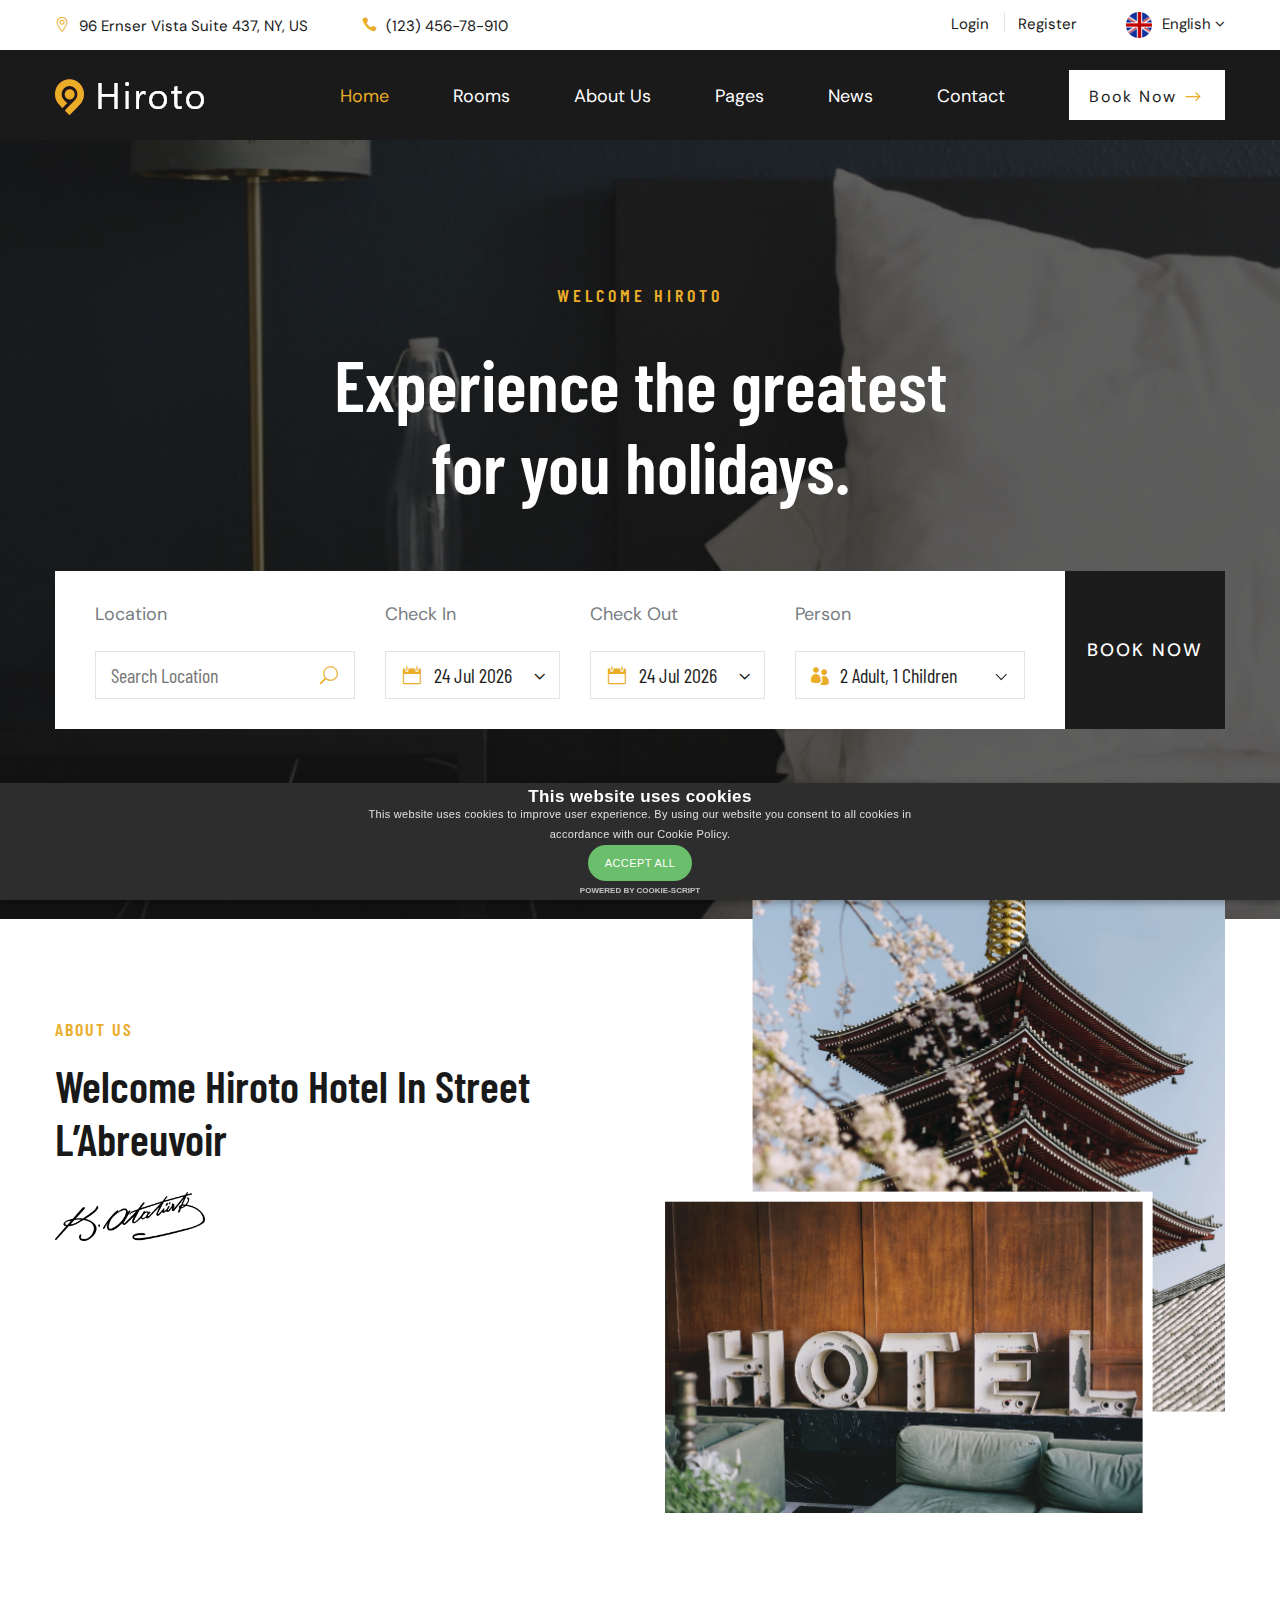
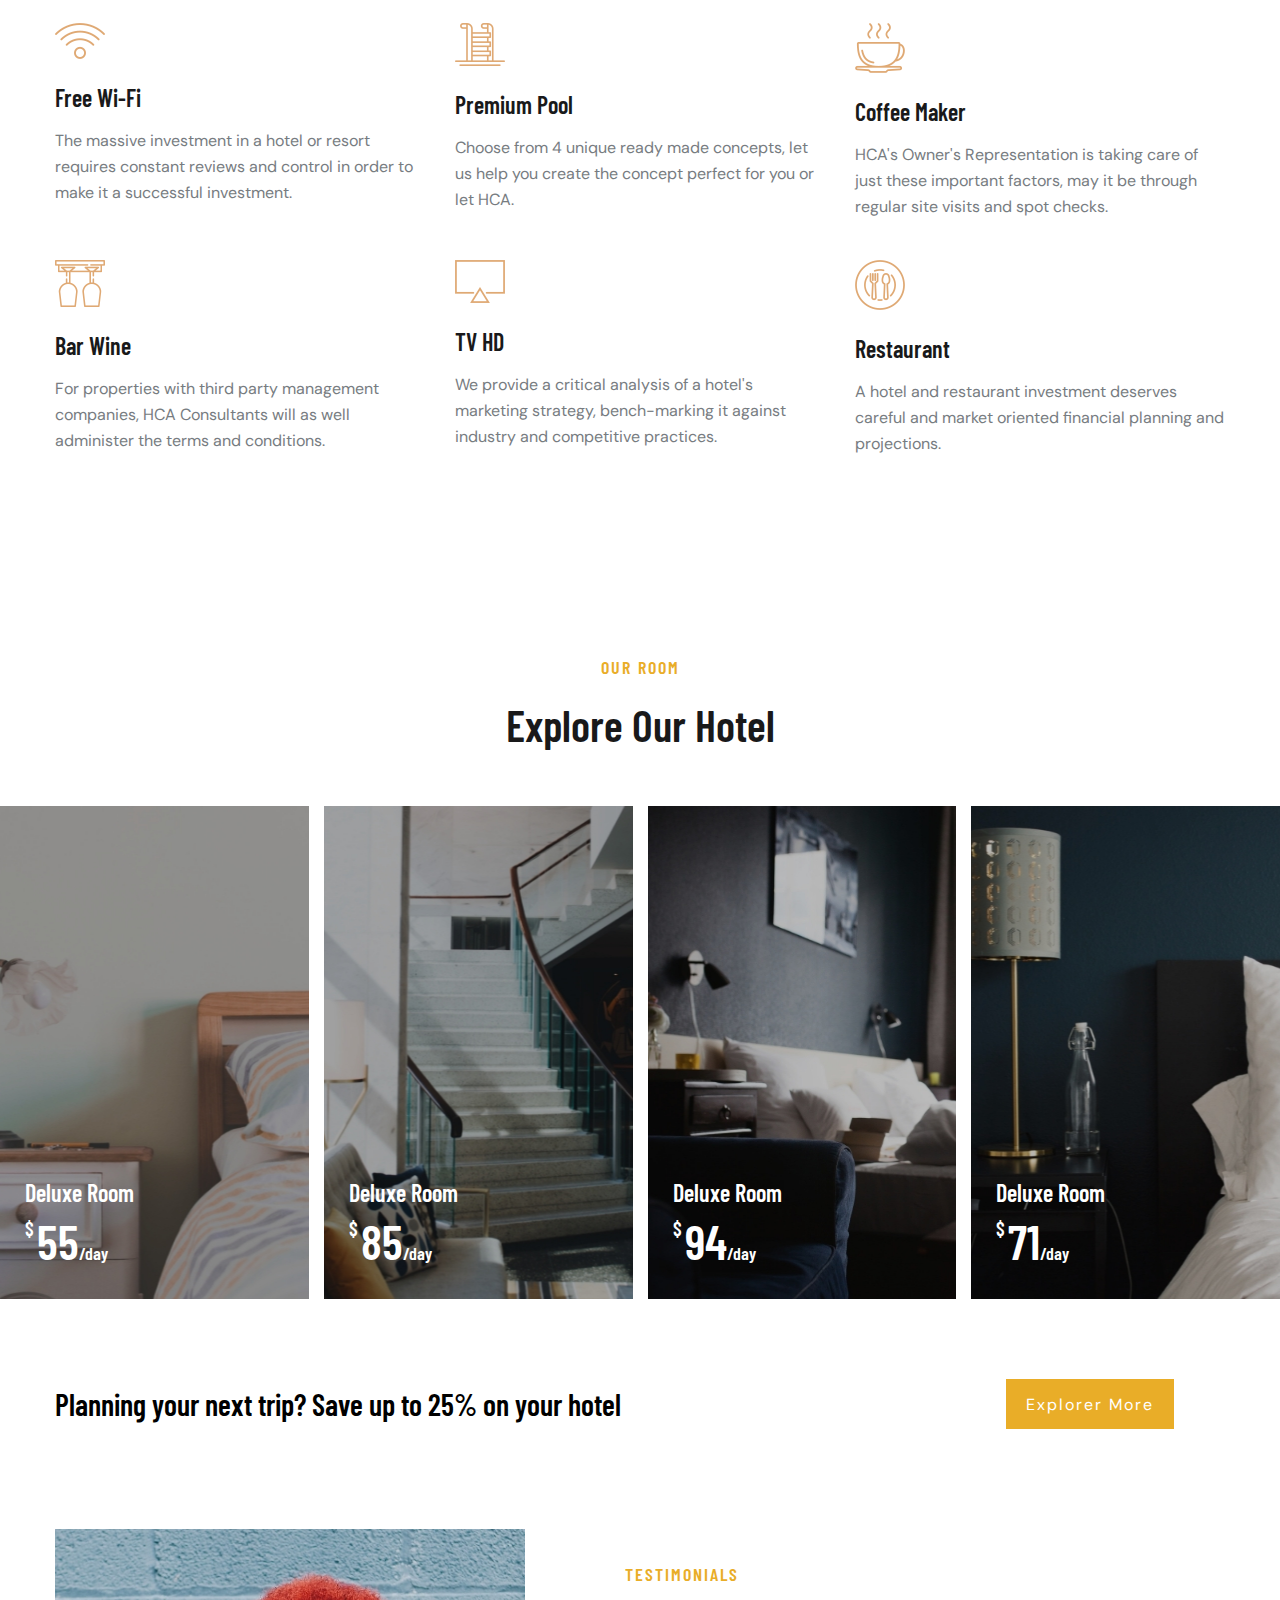
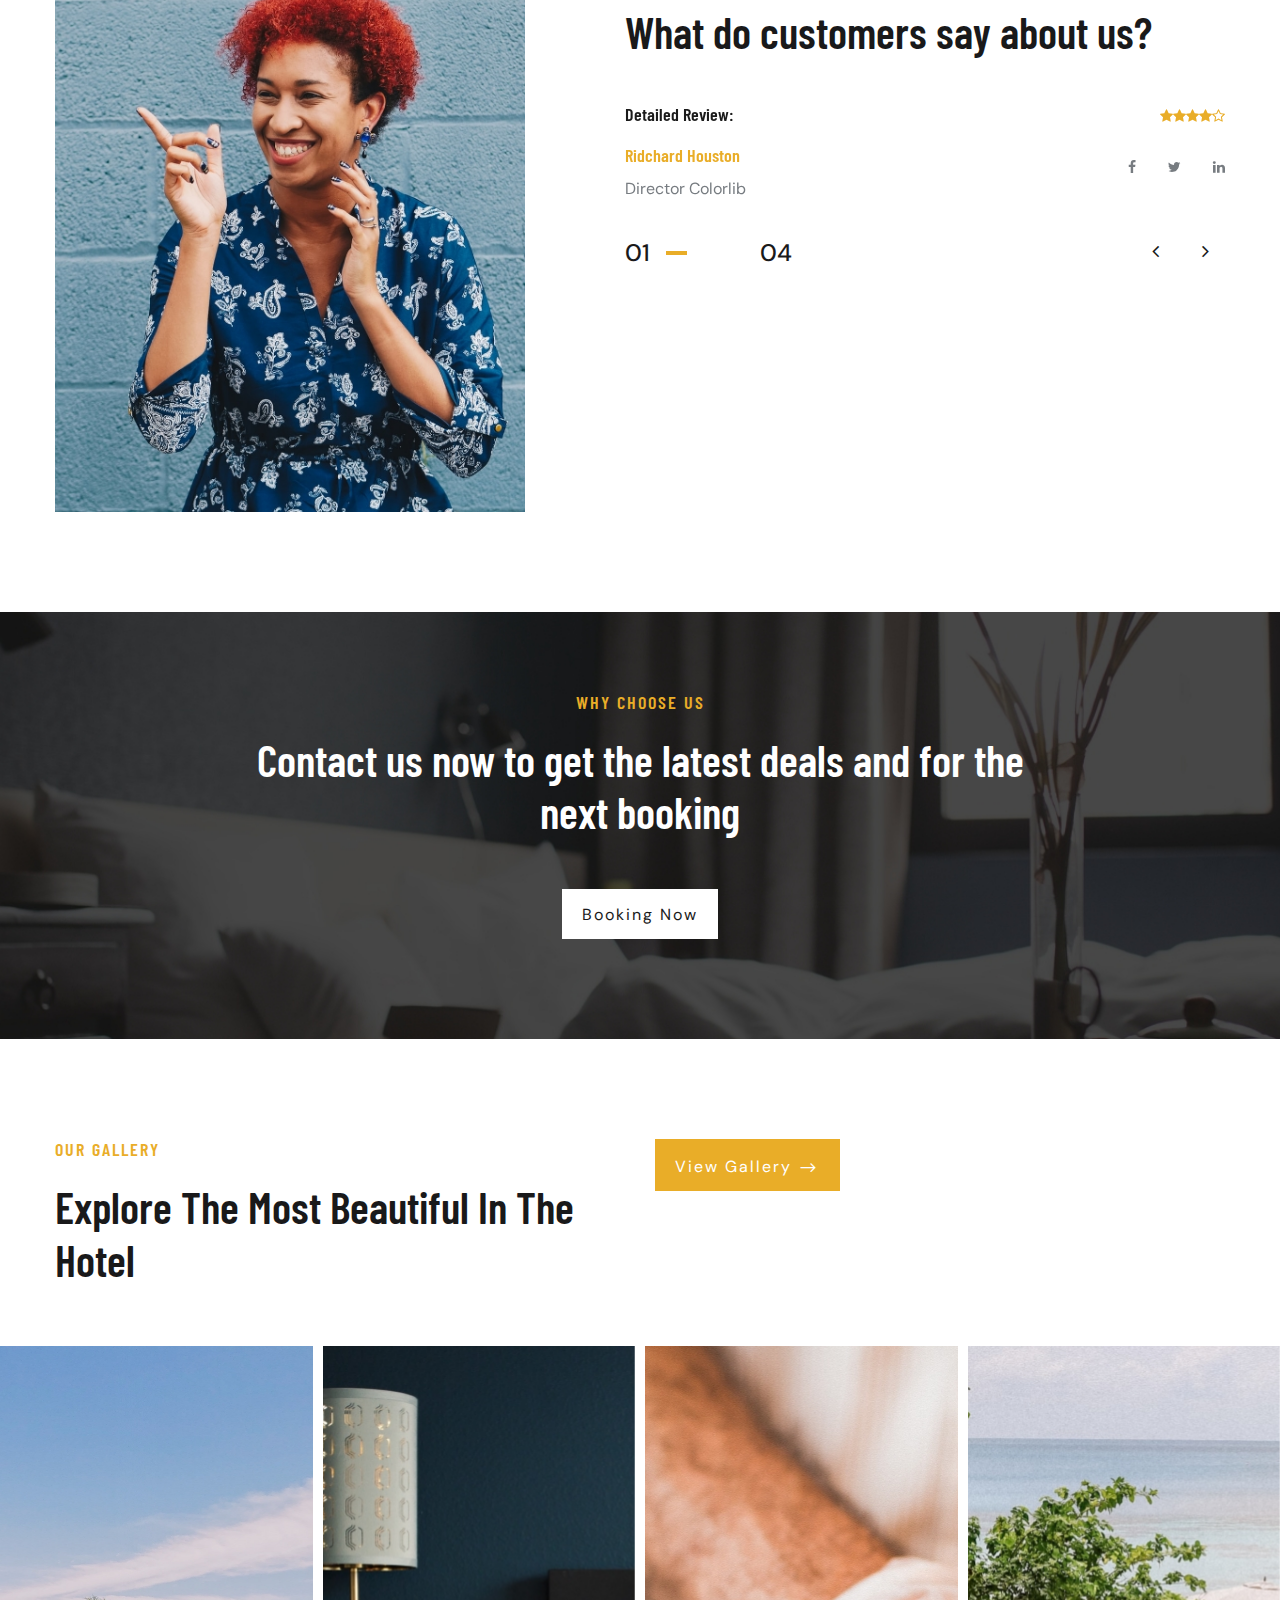
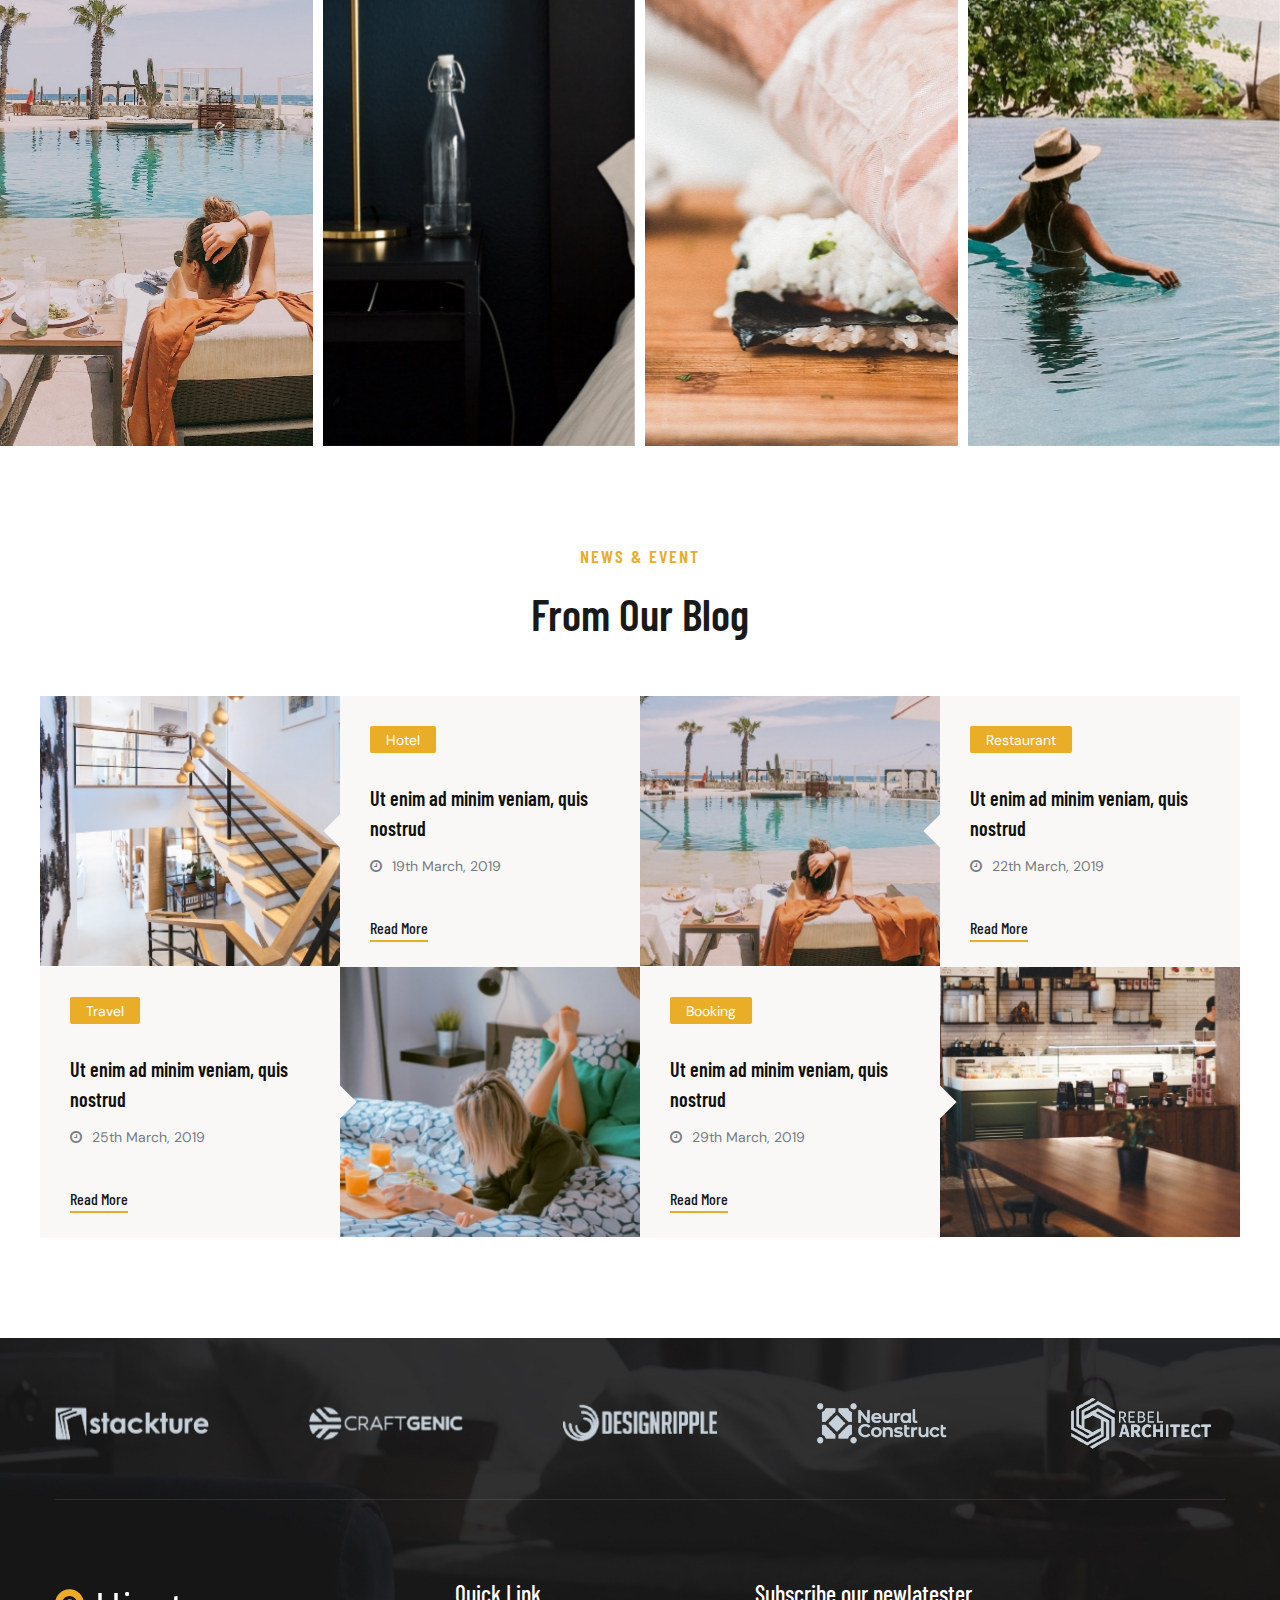
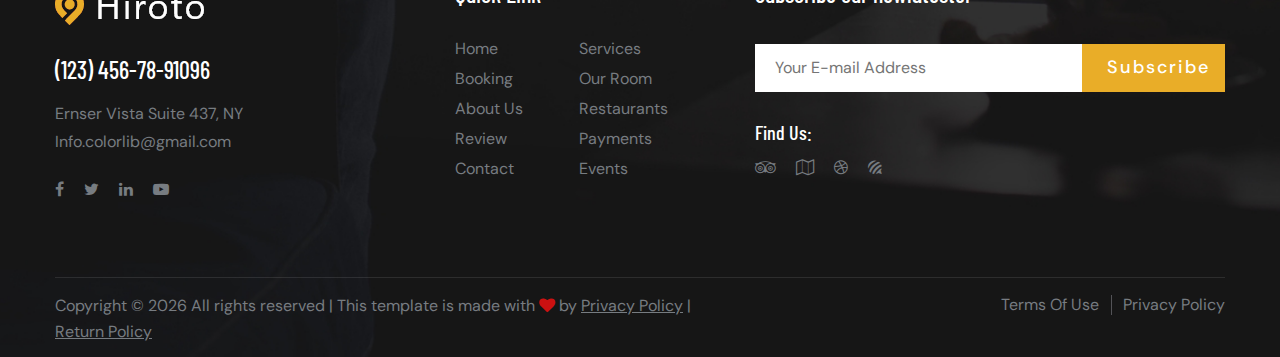
<file: index.html>
<!DOCTYPE html>
<html lang="zxx">

<head>
    <meta charset="UTF-8">
    <meta name="description" content="Hiroto Template">
    <meta name="keywords" content="Hiroto, unica, creative, html">
    <meta name="viewport" content="width=device-width, initial-scale=1.0">
    <meta http-equiv="X-UA-Compatible" content="ie=edge">
    <title>Hiroto | Template</title>

    <!-- Css Styles -->
    <link rel="stylesheet" href="css/bootstrap.min.css" type="text/css">
    <link rel="stylesheet" href="css/font-awesome.min.css" type="text/css">
    <link rel="stylesheet" href="css/elegant-icons.css" type="text/css">
    <link rel="stylesheet" href="css/nice-select.css" type="text/css">
    <link rel="stylesheet" href="css/jquery-ui.min.css" type="text/css">
    <link rel="stylesheet" href="css/owl.carousel.min.css" type="text/css">
    <link rel="stylesheet" href="css/slicknav.min.css" type="text/css">
    <link rel="stylesheet" href="css/style.css" type="text/css">
</head>

<body>
    <!-- Page Preloder -->
    <div id="preloder">
        <div class="loader"></div>
    </div>

    <!-- Offcanvas Menu Begin -->
    <div class="offcanvas-menu-overlay"></div>
    <div class="offcanvas-menu-wrapper">
        <div class="offcanvas__logo">
            <a href="./index.html"><img src="img/logo.png" alt=""></a>
        </div>
        <div id="mobile-menu-wrap"></div>
        <div class="offcanvas__btn__widget">
            <a href="#">Book Now <span class="arrow_right"></span></a>
        </div>
        <div class="offcanvas__widget">
            <ul>
                <li><span class="icon_pin_alt"></span> 96 Ernser Vista Suite 437, Bulgaria</li>
                <li><span class="icon_phone"></span> (123) 456-78-910</li>
            </ul>
        </div>
        <div class="offcanvas__language">
            <img src="img/lan.png" alt="">
            <span>English</span>
            <i class="fa fa-angle-down"></i>
            <ul>
                <li>English</li>
                <li>Bangla</li>
            </ul>
        </div>
        <div class="offcanvas__auth">
            <ul>
                <li><a href="#">Login</a></li>
                <li><a href="#">Register</a></li>
            </ul>
        </div>
    </div>
    <!-- Offcanvas Menu End -->

    <!-- Header Section Begin -->
    <header class="header">
        <div class="header__top">
            <div class="container">
                <div class="row">
                    <div class="col-lg-7">
                        <ul class="header__top__widget">
                            <li><span class="icon_pin_alt"></span> 96 Ernser Vista Suite 437, NY, US</li>
                            <li><span class="icon_phone"></span> (123) 456-78-910</li>
                        </ul>
                    </div>
                    <div class="col-lg-5">
                        <div class="header__top__right">
                            <div class="header__top__auth">
                                <ul>
                                    <li><a href="#">Login</a></li>
                                    <li><a href="#">Register</a></li>
                                </ul>
                            </div>
                            <div class="header__top__language">
                                <img src="img/lan.png" alt="">
                                <span>English</span>
                                <i class="fa fa-angle-down"></i>
                                <ul>
                                    <li>English</li>
                                    <li>Bangla</li>
                                </ul>
                            </div>
                        </div>
                    </div>
                </div>
            </div>
        </div>
        <div class="header__nav__option">
            <div class="container">
                <div class="row">
                    <div class="col-lg-2">
                        <div class="header__logo">
                            <a href="./index.html"><img src="img/logo.png" alt=""></a>
                        </div>
                    </div>
                    <div class="col-lg-10">
                        <div class="header__nav">
                            <nav class="header__menu">
                                <ul class="menu__class">
                                    <li class="active"><a href="./index.html">Home</a></li>
                                    <li><a href="./rooms.html">Rooms</a></li>
                                    <li><a href="./about.html">About Us</a></li>
                                    <li><a href="#">Pages</a>
                                        <ul class="dropdown">
                                            <li><a href="./about.html">About Us</a></li>
                                            <li><a href="./room-details.html">Room Details</a></li>
                                            <li><a href="./blog-details.html">Blog Details</a></li>
                                        </ul>
                                    </li>
                                    <li><a href="./blog.html">News</a></li>
                                    <li><a href="./contact.html">Contact</a></li>
                                </ul>
                            </nav>
                            <div class="header__nav__widget">
                                <a href="#">Book Now <span class="arrow_right"></span></a>
                            </div>
                        </div>
                    </div>
                </div>
                <div class="canvas__open">
                    <span class="fa fa-bars"></span>
                </div>
            </div>
        </div>
    </header>
    <!-- Header Section End -->

    <!-- Hero Section Begin -->
    <section class="hero spad set-bg" data-setbg="img/hero.jpg">
        <div class="container">
            <div class="row">
                <div class="col-lg-12">
                    <div class="hero__text">
                        <h5>WELCOME HIROTO</h5>
                        <h2>Experience the greatest for you holidays.</h2>
                    </div>
                    <form action="#" class="filter__form">
                        <div class="filter__form__item filter__form__item--search">
                            <p>Location</p>
                            <div class="filter__form__input">
                                <input type="text" placeholder="Search Location">
                                <span class="icon_search"></span>
                            </div>
                        </div>
                        <div class="filter__form__item">
                            <p>Check In</p>
                            <div class="filter__form__datepicker">
                                <span class="icon_calendar"></span>
                                <input type="text" class="datepicker_pop check__in">
                                <i class="arrow_carrot-down"></i>
                            </div>
                        </div>
                        <div class="filter__form__item">
                            <p>Check Out</p>
                            <div class="filter__form__datepicker">
                                <span class="icon_calendar"></span>
                                <input type="text" class="datepicker_pop check__out">
                                <i class="arrow_carrot-down"></i>
                            </div>
                        </div>
                        <div class="filter__form__item filter__form__item--select">
                            <p>Person</p>
                            <div class="filter__form__select">
                                <span class="icon_group"></span>
                                <select>
                                    <option value="">2 Adult, 1 Children</option>
                                    <option value="">2 Adult</option>
                                    <option value="">1 Adult</option>
                                </select>
                            </div>
                        </div>
                        <button type="submit">BOOK NOW</button>
                    </form>
                </div>
            </div>
        </div>
    </section>
    <!-- Hero Section End -->

    <!-- Home About Section Begin -->
    <section class="home-about">
        <div class="container">
            <div class="row">
                <div class="col-lg-6">
                    <div class="home__about__text">
                        <div class="section-title">
                            <h5>ABOUT US</h5>
                            <h2>Welcome Hiroto Hotel In Street L’Abreuvoir</h2>
                        </div>

                        <img src="img/home-about/sign.png" alt="">
                    </div>
                </div>
                <div class="col-lg-6">
                    <div class="home__about__pic">
                        <img src="img/home-about/home-about.png" alt="">
                    </div>
                </div>
            </div>
        </div>
    </section>
    <!-- Home About Section End -->

    <!-- Services Section Begin -->
    <section class="services spad">
        <div class="container">
            <div class="row">
                <div class="col-lg-4 col-md-4 col-sm-6">
                    <div class="services__item">
                        <img src="img/services/services-1.png" alt="">
                        <h4>Free Wi-Fi</h4>
                        <p>The massive investment in a hotel or resort requires constant reviews and control in order to
                            make it a successful investment.</p>
                    </div>
                </div>
                <div class="col-lg-4 col-md-4 col-sm-6">
                    <div class="services__item">
                        <img src="img/services/services-2.png" alt="">
                        <h4>Premium Pool</h4>
                        <p>Choose from 4 unique ready made concepts, let us help you create the concept perfect for you
                            or let HCA.</p>
                    </div>
                </div>
                <div class="col-lg-4 col-md-4 col-sm-6">
                    <div class="services__item">
                        <img src="img/services/services-3.png" alt="">
                        <h4>Coffee Maker</h4>
                        <p>HCA's Owner's Representation is taking care of just these important factors, may it be
                            through regular site visits and spot checks.</p>
                    </div>
                </div>
                <div class="col-lg-4 col-md-4 col-sm-6">
                    <div class="services__item">
                        <img src="img/services/services-4.png" alt="">
                        <h4>Bar Wine</h4>
                        <p>For properties with third party management companies, HCA Consultants will as well administer
                            the terms and conditions.</p>
                    </div>
                </div>
                <div class="col-lg-4 col-md-4 col-sm-6">
                    <div class="services__item">
                        <img src="img/services/services-5.png" alt="">
                        <h4>TV HD</h4>
                        <p>We provide a critical analysis of a hotel's marketing strategy, bench-marking it against
                            industry and competitive practices.</p>
                    </div>
                </div>
                <div class="col-lg-4 col-md-4 col-sm-6">
                    <div class="services__item">
                        <img src="img/services/services-6.png" alt="">
                        <h4>Restaurant</h4>
                        <p>A hotel and restaurant investment deserves careful and market oriented financial planning and
                            projections.</p>
                    </div>
                </div>
            </div>
        </div>
    </section>
    <!-- Services Section End -->

    <!-- Home Room Section Begin -->
    <section class="home-room spad">
        <div class="container">
            <div class="row">
                <div class="col-lg-12">
                    <div class="section-title">
                        <h5>OUR ROOM</h5>
                        <h2>Explore Our Hotel</h2>
                    </div>
                </div>
            </div>
        </div>
        <div class="container-fluid">
            <div class="row">
                <div class="col-lg-3 col-md-6 col-sm-6 p-0">
                    <div class="home__room__item set-bg" data-setbg="img/home-room/hr-1.jpg">
                        <div class="home__room__title">
                            <h4>Deluxe Room</h4>
                            <h2><sup>$</sup>55<span>/day</span></h2>
                        </div>
                        <a href="#">Booking Now</a>
                    </div>
                </div>
                <div class="col-lg-3 col-md-6 col-sm-6 p-0">
                    <div class="home__room__item set-bg" data-setbg="img/home-room/hr-2.jpg">
                        <div class="home__room__title">
                            <h4>Deluxe Room</h4>
                            <h2><sup>$</sup>85<span>/day</span></h2>
                        </div>
                        <a href="#">Booking Now</a>
                    </div>
                </div>
                <div class="col-lg-3 col-md-6 col-sm-6 p-0">
                    <div class="home__room__item set-bg" data-setbg="img/home-room/hr-3.jpg">
                        <div class="home__room__title">
                            <h4>Deluxe Room</h4>
                            <h2><sup>$</sup>94<span>/day</span></h2>
                        </div>
                        <a href="#">Booking Now</a>
                    </div>
                </div>
                <div class="col-lg-3 col-md-6 col-sm-6 p-0">
                    <div class="home__room__item set-bg" data-setbg="img/home-room/hr-4.jpg">
                        <div class="home__room__title">
                            <h4>Deluxe Room</h4>
                            <h2><sup>$</sup>71<span>/day</span></h2>
                        </div>
                        <a href="#">Booking Now</a>
                    </div>
                </div>
            </div>
        </div>
        <div class="container">
            <div class="home__explore">
                <div class="row">
                    <div class="col-lg-9 col-md-8">
                        <h3>Planning your next trip? Save up to 25% on your hotel</h3>
                    </div>
                    <div class="col-lg-3 col-md-4 text-center">
                        <a href="#" class="primary-btn">Explorer More</a>
                    </div>
                </div>
            </div>
        </div>
    </section>
    <!-- Home Room Section End -->

    <!-- Testimonial Section Begin -->
    <section class="testimonial spad">
        <div class="container">
            <div class="row">
                <div class="col-lg-5">
                    <div class="testimonial__pic">
                        <img src="img/testimonial-left.jpg" alt="">
                    </div>
                </div>
                <div class="col-lg-7">
                    <div class="testimonial__text">
                        <div class="section-title">
                            <h5>Testimonials</h5>
                            <h2>What do customers say about us?</h2>
                        </div>
                        <div class="testimonial__slider__content">
                            <div class="testimonial__slider owl-carousel">
                                <div class="testimonial__item">
                                    <h5>Detailed Review:</h5>
                                    <div class="rating">
                                        <i class="fa fa-star"></i>
                                        <i class="fa fa-star"></i>
                                        <i class="fa fa-star"></i>
                                        <i class="fa fa-star"></i>
                                        <i class="fa fa-star-o"></i>
                                    </div>

                                    <div class="testimonial__author">
                                        <div class="row">
                                            <div class="col-lg-6 col-md-6">
                                                <div class="testimonial__author__title">
                                                    <h5>Ridchard Houston</h5>
                                                    <span>Director Colorlib</span>
                                                </div>
                                            </div>
                                            <div class="col-lg-6 col-md-6">
                                                <div class="testimonial__author__social">
                                                    <a href="#"><i class="fa fa-facebook"></i></a>
                                                    <a href="#"><i class="fa fa-twitter"></i></a>
                                                    <a href="#"><i class="fa fa-linkedin"></i></a>
                                                </div>
                                            </div>
                                        </div>
                                    </div>
                                </div>
                                <div class="testimonial__item">
                                    <h5>Detailed Review:</h5>
                                    <div class="rating">
                                        <i class="fa fa-star"></i>
                                        <i class="fa fa-star"></i>
                                        <i class="fa fa-star"></i>
                                        <i class="fa fa-star"></i>
                                        <i class="fa fa-star-o"></i>
                                    </div>

                                    <div class="testimonial__author">
                                        <div class="row">
                                            <div class="col-lg-6 col-md-6">
                                                <div class="testimonial__author__title">
                                                    <h5>John Smith</h5>
                                                    <span>Director Colorlib</span>
                                                </div>
                                            </div>
                                            <div class="col-lg-6 col-md-6">
                                                <div class="testimonial__author__social">
                                                    <a href="#"><i class="fa fa-facebook"></i></a>
                                                    <a href="#"><i class="fa fa-twitter"></i></a>
                                                    <a href="#"><i class="fa fa-linkedin"></i></a>
                                                </div>
                                            </div>
                                        </div>
                                    </div>
                                </div>
                                <div class="testimonial__item">
                                    <h5>Detailed Review:</h5>
                                    <div class="rating">
                                        <i class="fa fa-star"></i>
                                        <i class="fa fa-star"></i>
                                        <i class="fa fa-star"></i>
                                        <i class="fa fa-star"></i>
                                        <i class="fa fa-star-o"></i>
                                    </div>

                                    <div class="testimonial__author">
                                        <div class="row">
                                            <div class="col-lg-6 col-md-6">
                                                <div class="testimonial__author__title">
                                                    <h5>Jack Kelly</h5>
                                                    <span>Director Colorlib</span>
                                                </div>
                                            </div>
                                            <div class="col-lg-6 col-md-6">
                                                <div class="testimonial__author__social">
                                                    <a href="#"><i class="fa fa-facebook"></i></a>
                                                    <a href="#"><i class="fa fa-twitter"></i></a>
                                                    <a href="#"><i class="fa fa-linkedin"></i></a>
                                                </div>
                                            </div>
                                        </div>
                                    </div>
                                </div>
                                <div class="testimonial__item">
                                    <h5>Detailed Review:</h5>
                                    <div class="rating">
                                        <i class="fa fa-star"></i>
                                        <i class="fa fa-star"></i>
                                        <i class="fa fa-star"></i>
                                        <i class="fa fa-star"></i>
                                        <i class="fa fa-star-o"></i>
                                    </div>

                                    <div class="testimonial__author">
                                        <div class="row">
                                            <div class="col-lg-6 col-md-6">
                                                <div class="testimonial__author__title">
                                                    <h5>Richard Hobson</h5>
                                                    <span>Director Colorlib</span>
                                                </div>
                                            </div>
                                            <div class="col-lg-6 col-md-6">
                                                <div class="testimonial__author__social">
                                                    <a href="#"><i class="fa fa-facebook"></i></a>
                                                    <a href="#"><i class="fa fa-twitter"></i></a>
                                                    <a href="#"><i class="fa fa-linkedin"></i></a>
                                                </div>
                                            </div>
                                        </div>
                                    </div>
                                </div>
                            </div>
                            <div class="slide-num" id="snh-1"></div>
                            <div class="slider__progress"><span></span></div>
                        </div>
                    </div>
                </div>
            </div>
        </div>
    </section>
    <!-- Testimonial Section End -->

    <!-- Chooseus Section Begin -->
    <div class="chooseus spad set-bg" data-setbg="img/chooseus-bg.jpg">
        <div class="container">
            <div class="row d-flex justify-content-center">
                <div class="col-lg-8 text-center">
                    <div class="chooseus__text">
                        <div class="section-title">
                            <h5>WHY CHOOSE US</h5>
                            <h2>Contact us now to get the latest deals and for the next booking</h2>
                        </div>
                        <a href="#" class="primary-btn">Booking Now</a>
                    </div>
                </div>
            </div>
        </div>
    </div>
    <!-- Chooseus Section End -->

    <!-- Gallery Section Begin -->
    <section class="gallery spad">
        <div class="gallery__text">
            <div class="container">
                <div class="row">
                    <div class="col-lg-6 col-md-6 col-sm-6">
                        <div class="section-title">
                            <h5>OUR GALLERY</h5>
                            <h2>Explore The Most Beautiful In The Hotel</h2>
                        </div>
                    </div>
                    <div class="col-lg-6 col-md-6 col-sm-6">
                        <div class="gallery__title">

                            <a href="#" class="primary-btn">View Gallery <span class="arrow_right"></span></a>
                        </div>
                    </div>
                </div>
            </div>
        </div>
        <div class="gallery__slider owl-carousel">
            <div class="gallery__item small__item set-bg" data-setbg="img/gallery/gallery-1.jpg"></div>
            <div class="gallery__item set-bg" data-setbg="img/gallery/gallery-2.jpg"></div>
            <div class="gallery__item set-bg" data-setbg="img/gallery/gallery-3.jpg"></div>
            <div class="gallery__item set-bg" data-setbg="img/gallery/gallery-4.jpg"></div>
        </div>
    </section>
    <!-- Gallery Section End -->

    <!-- Latest Blog Section Begin -->
    <section class="latest-blog spad">
        <div class="container">
            <div class="row">
                <div class="col-lg-12">
                    <div class="section-title">
                        <h5>NEWS & EVENT</h5>
                        <h2>From Our Blog</h2>
                    </div>
                </div>
            </div>
            <div class="row">
                <div class="col-lg-3 p-0 order-lg-1 col-md-6 order-md-1">
                    <div class="latest__blog__pic set-bg" data-setbg="img/latest-blog/lb-1.jpg"></div>
                </div>
                <div class="col-lg-3 p-0 order-lg-2 col-md-6 order-md-2">
                    <div class="latest__blog__text">
                        <div class="label">Hotel</div>
                        <h5>Ut enim ad minim veniam, quis nostrud</h5>
                        <p><i class="fa fa-clock-o"></i> 19th March, 2019</p>
                        <a href="#">Read More</a>
                    </div>
                </div>
                <div class="col-lg-3 p-0 order-lg-3 col-md-6 order-md-4">
                    <div class="latest__blog__pic set-bg" data-setbg="img/latest-blog/lb-2.jpg"></div>
                </div>
                <div class="col-lg-3 p-0 order-lg-4 col-md-6 order-md-3">
                    <div class="latest__blog__text">
                        <div class="label">Restaurant</div>
                        <h5>Ut enim ad minim veniam, quis nostrud</h5>
                        <p><i class="fa fa-clock-o"></i> 22th March, 2019</p>
                        <a href="#">Read More</a>
                    </div>
                </div>
                <div class="col-lg-3 p-0 order-lg-6 col-md-6 order-md-5">
                    <div class="latest__blog__pic latest__blog__pic__last__row set-bg"
                        data-setbg="img/latest-blog/lb-3.jpg"></div>
                </div>
                <div class="col-lg-3 p-0 order-lg-5 col-md-6 order-md-6">
                    <div class="latest__blog__text">
                        <div class="label">Travel</div>
                        <h5>Ut enim ad minim veniam, quis nostrud</h5>
                        <p><i class="fa fa-clock-o"></i> 25th March, 2019</p>
                        <a href="#">Read More</a>
                    </div>
                </div>
                <div class="col-lg-3 p-0 order-lg-8 col-md-6 order-md-8">
                    <div class="latest__blog__pic latest__blog__pic__last__row set-bg"
                        data-setbg="img/latest-blog/lb-4.jpg"></div>
                </div>
                <div class="col-lg-3 p-0 order-lg-7 col-md-6 order-md-7">
                    <div class="latest__blog__text">
                        <div class="label">Booking</div>
                        <h5>Ut enim ad minim veniam, quis nostrud</h5>
                        <p><i class="fa fa-clock-o"></i> 29th March, 2019</p>
                        <a href="#">Read More</a>
                    </div>
                </div>
            </div>
        </div>
    </section>
    <!-- Latest Blog Section End -->

    <!-- Footer Section Begin -->
    <footer class="footer set-bg" data-setbg="img/footer-bg.jpg">
        <div class="container">
            <div class="row">
                <div class="col-lg-12">
                    <div class="logo__carousel owl-carousel">
                        <div class="logo__carousel__item">
                            <a href="#"><img src="img/logo/logo-1.png" alt=""></a>
                        </div>
                        <div class="logo__carousel__item">
                            <a href="#"><img src="img/logo/logo-2.png" alt=""></a>
                        </div>
                        <div class="logo__carousel__item">
                            <a href="#"><img src="img/logo/logo-3.png" alt=""></a>
                        </div>
                        <div class="logo__carousel__item">
                            <a href="#"><img src="img/logo/logo-4.png" alt=""></a>
                        </div>
                        <div class="logo__carousel__item">
                            <a href="#"><img src="img/logo/logo-5.png" alt=""></a>
                        </div>
                    </div>
                </div>
            </div>
        </div>
        <div class="container">
            <div class="footer__content">
                <div class="row">
                    <div class="col-lg-3 col-md-6 col-sm-6">
                        <div class="footer__about">
                            <div class="footer__logo">
                                <a href="#"><img src="img/logo.png" alt=""></a>
                            </div>
                            <h4>(123) 456-78-91096</h4>
                            <ul>
                                <li>Ernser Vista Suite 437, NY</li>
                                <li>Info.colorlib@gmail.com</li>
                            </ul>
                            <div class="footer__social">
                                <a href="#"><i class="fa fa-facebook"></i></a>
                                <a href="#"><i class="fa fa-twitter"></i></a>
                                <a href="#"><i class="fa fa-linkedin"></i></a>
                                <a href="#"><i class="fa fa-youtube-play"></i></a>
                            </div>
                        </div>
                    </div>
                    <div class="col-lg-3 offset-lg-1 col-md-5 offset-md-1 col-sm-6">
                        <div class="footer__widget">
                            <h4>Quick Link</h4>
                            <ul>
                                <li><a href="#">Home</a></li>
                                <li><a href="#">Booking</a></li>
                                <li><a href="#">About Us</a></li>
                                <li><a href="#">Review</a></li>
                                <li><a href="#">Contact</a></li>
                            </ul>
                            <ul>
                                <li><a href="#">Services</a></li>
                                <li><a href="#">Our Room</a></li>
                                <li><a href="#">Restaurants</a></li>
                                <li><a href="#">Payments</a></li>
                                <li><a href="#">Events</a></li>
                            </ul>
                        </div>
                    </div>
                    <div class="col-lg-5 col-md-8 col-sm-12">
                        <div class="footer__newslatter">
                            <h4>Subscribe our newlatester</h4>
                            <form action="#">
                                <input type="text" placeholder="Your E-mail Address">
                                <button type="submit">Subscribe</button>
                            </form>
                            <div class="footer__newslatter__find">
                                <h5>Find Us:</h5>
                                <div class="footer__newslatter__find__links">
                                    <a href="#"><i class="fa fa-tripadvisor"></i></a>
                                    <a href="#"><i class="fa fa-map-o"></i></a>
                                    <a href="#"><i class="fa fa-dribbble"></i></a>
                                    <a href="#"><i class="fa fa-forumbee"></i></a>
                                </div>
                            </div>
                        </div>
                    </div>
                </div>
            </div>
            <div class="footer__copyright">
                <div class="row">
                    <div class="col-lg-7 col-md-7">

                        <div class="footer__copyright__text">
                            <p>Copyright &copy; <script>document.write(new Date().getFullYear());</script> All rights reserved | This template is made with <i class="fa fa-heart" aria-hidden="true"></i> by <a href="privacy.html" target="_blank">Privacy Policy</a>  |  <a href="return.html" target="_blank">Return Policy</a></p>
                        </div>

                    </div>
                    <div class="col-lg-5 col-md-5">
                        <ul class="footer__copyright__links">
                            <li><a href="#">Terms Of Use</a></li>
                            <li><a href="#">Privacy Policy</a></li>
                        </ul>
                    </div>
                </div>
            </div>
        </div>
    </footer>
    <!-- Footer Section End -->
    <script type="text/javascript" charset="UTF-8" src="cookie.js"></script>
    <!-- Js Plugins -->
    <script src="js/jquery-3.3.1.min.js"></script>
    <script src="js/bootstrap.min.js"></script>
    <script src="js/jquery.nice-select.min.js"></script>
    <script src="js/jquery-ui.min.js"></script>
    <script src="js/jquery.slicknav.js"></script>
    <script src="js/owl.carousel.min.js"></script>
    <script src="js/main.js"></script>
</body>

</html>
</file>
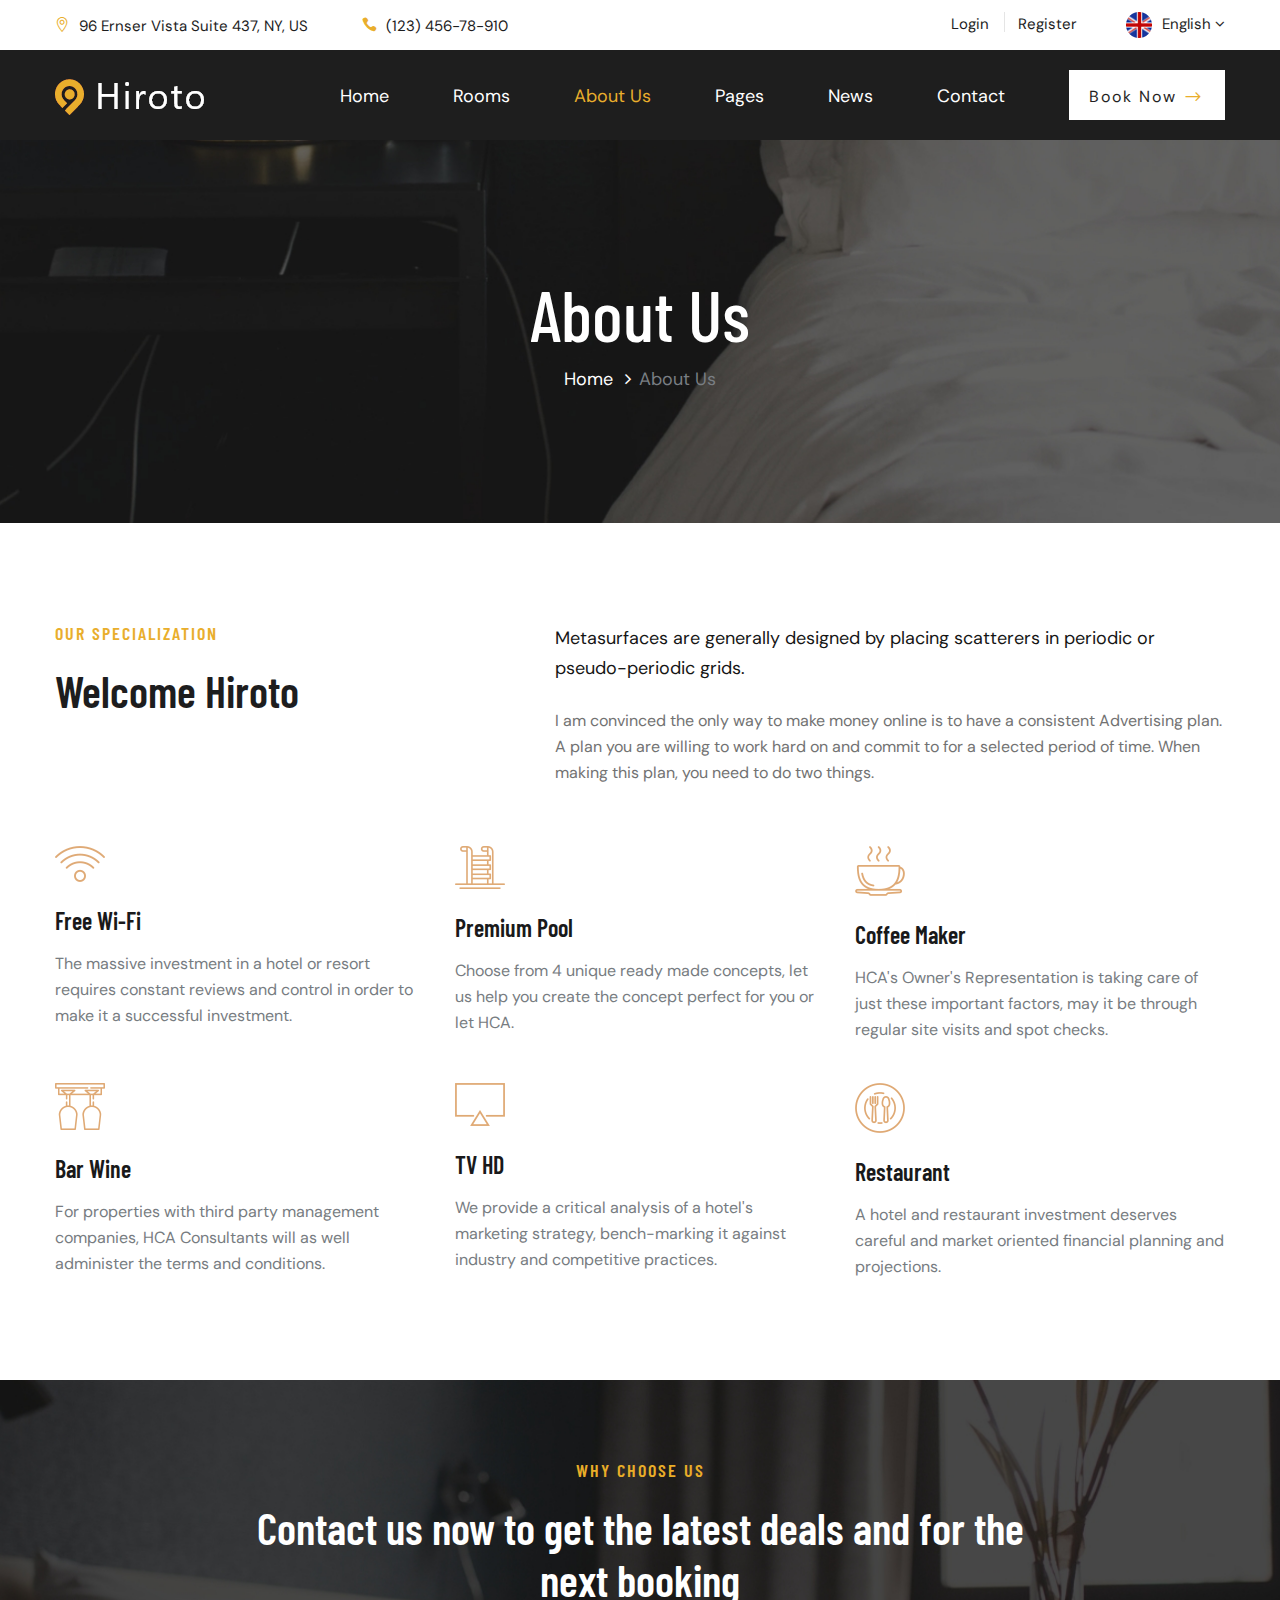
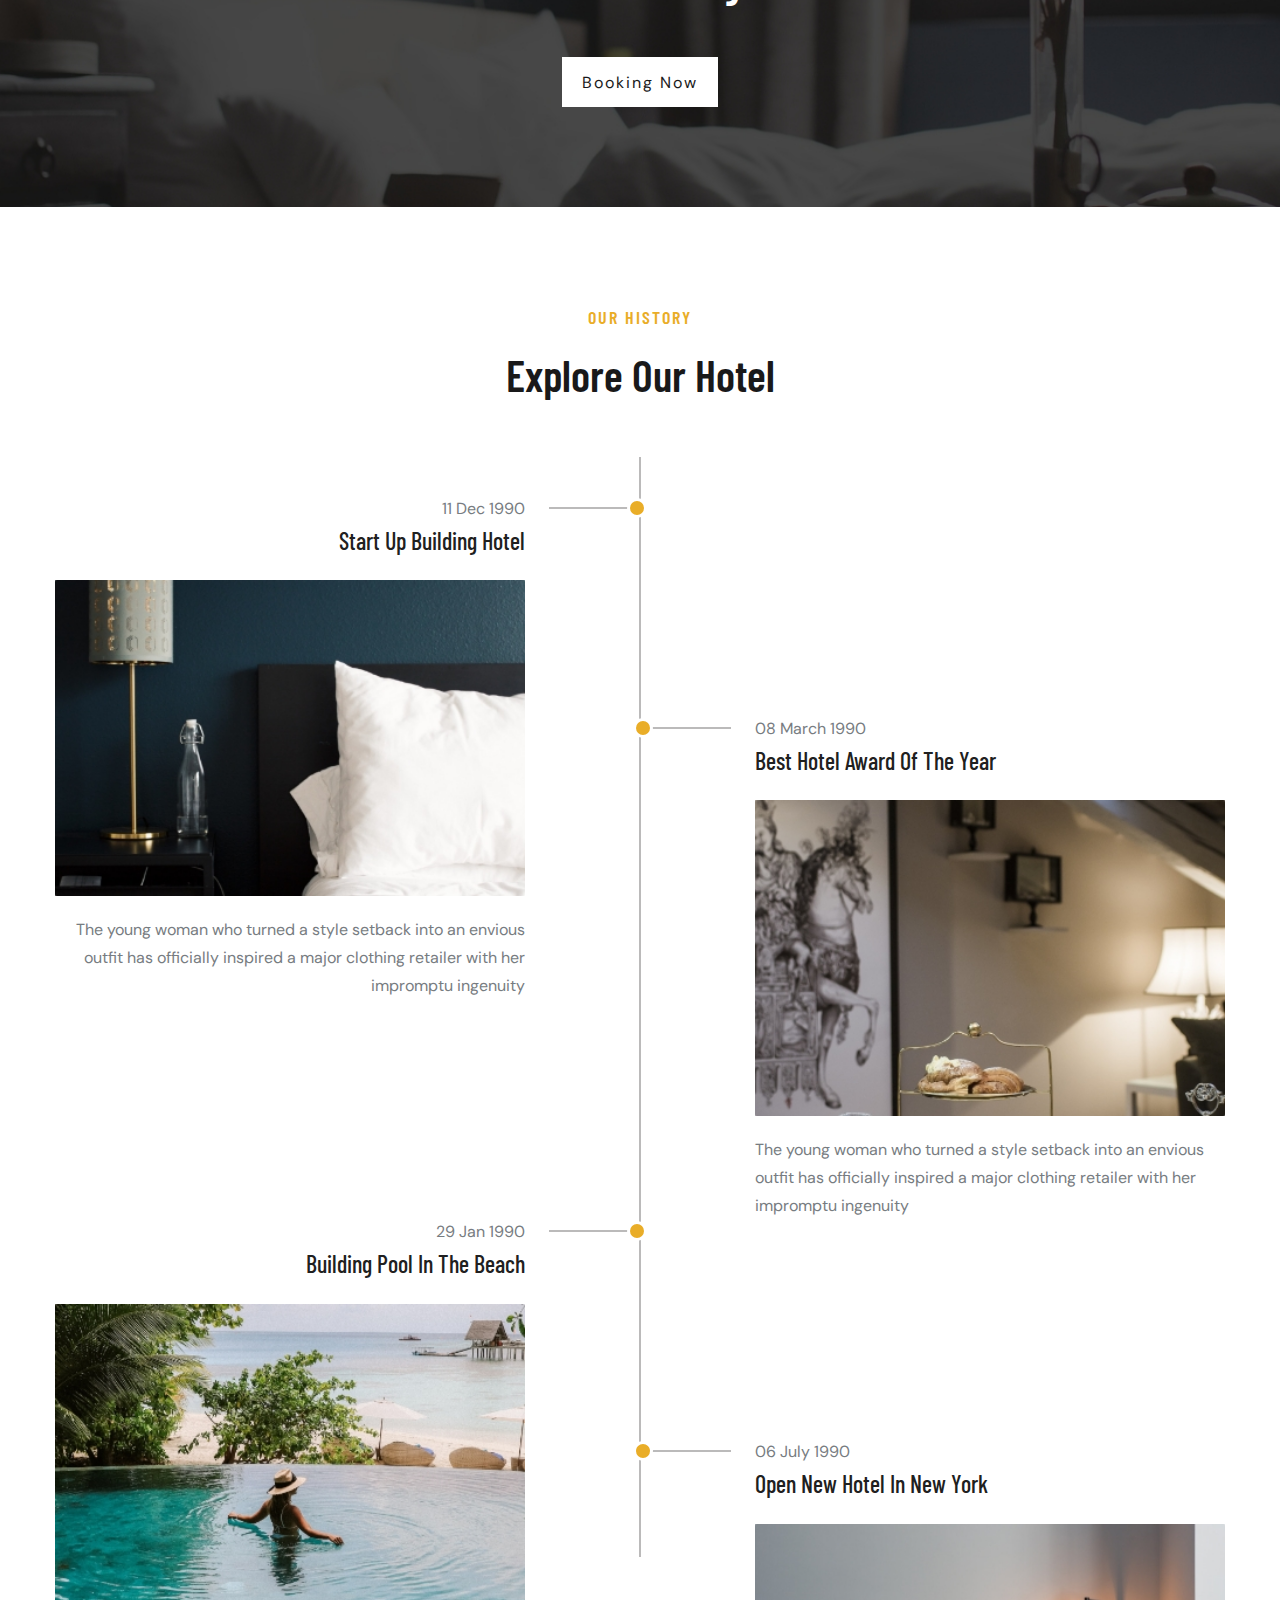
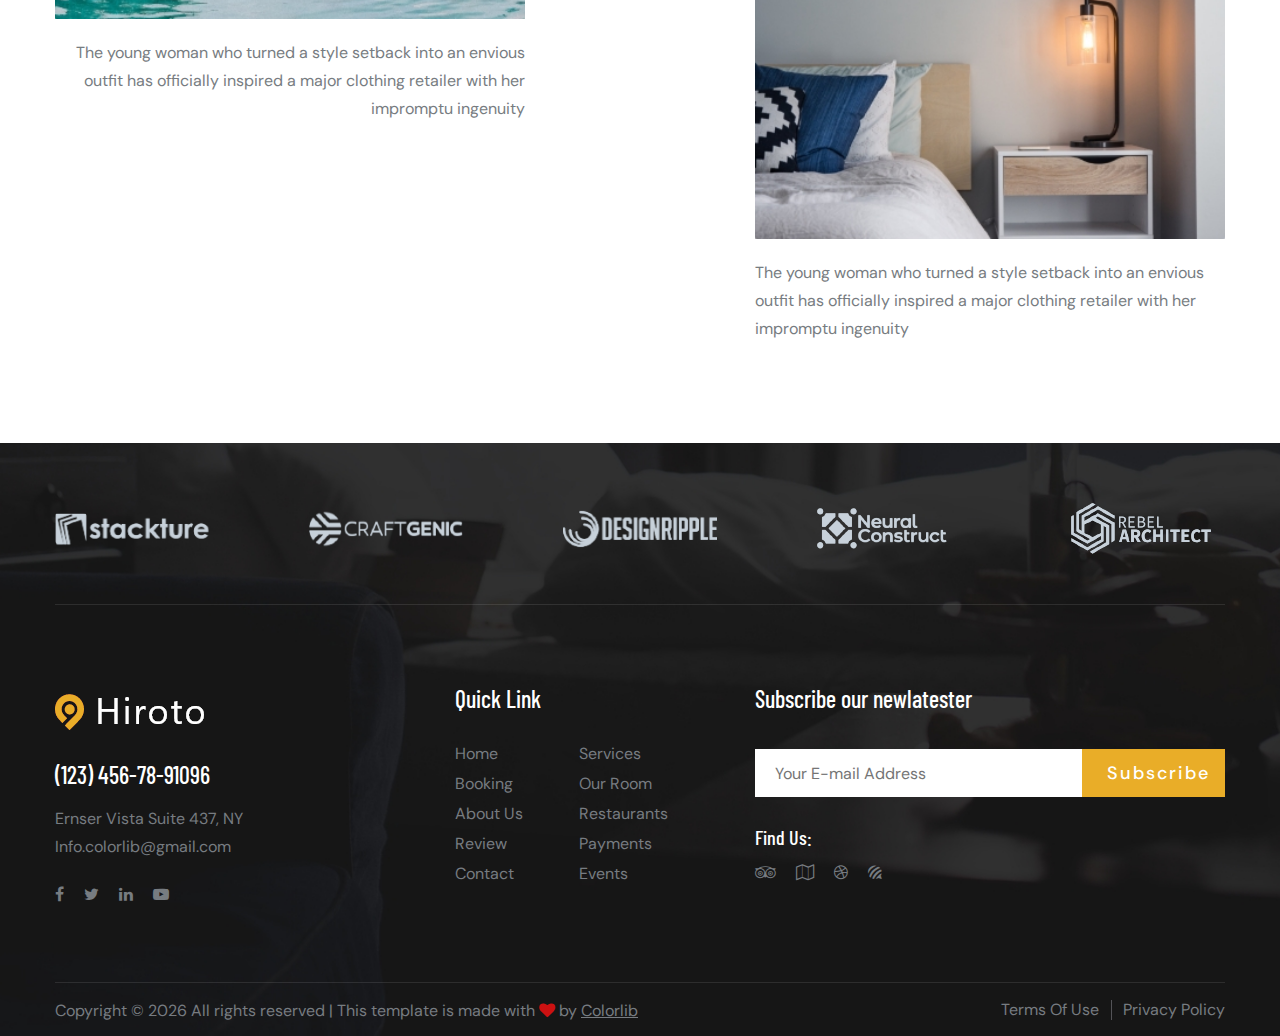
<file: about.html>
<!DOCTYPE html>
<html lang="zxx">

<head>
    <meta charset="UTF-8">
    <meta name="description" content="Hiroto Template">
    <meta name="keywords" content="Hiroto, unica, creative, html">
    <meta name="viewport" content="width=device-width, initial-scale=1.0">
    <meta http-equiv="X-UA-Compatible" content="ie=edge">
    <title>Hiroto | Template</title>

    <!-- Css Styles -->
    <link rel="stylesheet" href="css/bootstrap.min.css" type="text/css">
    <link rel="stylesheet" href="css/font-awesome.min.css" type="text/css">
    <link rel="stylesheet" href="css/elegant-icons.css" type="text/css">
    <link rel="stylesheet" href="css/nice-select.css" type="text/css">
    <link rel="stylesheet" href="css/jquery-ui.min.css" type="text/css">
    <link rel="stylesheet" href="css/owl.carousel.min.css" type="text/css">
    <link rel="stylesheet" href="css/slicknav.min.css" type="text/css">
    <link rel="stylesheet" href="css/style.css" type="text/css">
</head>

<body>
    <!-- Page Preloder -->
    <div id="preloder">
        <div class="loader"></div>
    </div>

    <!-- Offcanvas Menu Begin -->
    <div class="offcanvas-menu-overlay"></div>
    <div class="offcanvas-menu-wrapper">
        <div class="offcanvas__logo">
            <a href="./index.html"><img src="img/logo.png" alt=""></a>
        </div>
        <div id="mobile-menu-wrap"></div>
        <div class="offcanvas__btn__widget">
            <a href="#">Book Now <span class="arrow_right"></span></a>
        </div>
        <div class="offcanvas__widget">
            <ul>
                <li><span class="icon_pin_alt"></span> 96 Ernser Vista Suite 437, NY, US</li>
                <li><span class="icon_phone"></span> (123) 456-78-910</li>
            </ul>
        </div>
        <div class="offcanvas__language">
            <img src="img/lan.png" alt="">
            <span>English</span>
            <i class="fa fa-angle-down"></i>
            <ul>
                <li>English</li>
                <li>Bangla</li>
            </ul>
        </div>
        <div class="offcanvas__auth">
            <ul>
                <li><a href="#">Login</a></li>
                <li><a href="#">Register</a></li>
            </ul>
        </div>
    </div>
    <!-- Offcanvas Menu End -->

    <!-- Header Section Begin -->
    <header class="header">
        <div class="header__top">
            <div class="container">
                <div class="row">
                    <div class="col-lg-7">
                        <ul class="header__top__widget">
                            <li><span class="icon_pin_alt"></span> 96 Ernser Vista Suite 437, NY, US</li>
                            <li><span class="icon_phone"></span> (123) 456-78-910</li>
                        </ul>
                    </div>
                    <div class="col-lg-5">
                        <div class="header__top__right">
                            <div class="header__top__auth">
                                <ul>
                                    <li><a href="#">Login</a></li>
                                    <li><a href="#">Register</a></li>
                                </ul>
                            </div>
                            <div class="header__top__language">
                                <img src="img/lan.png" alt="">
                                <span>English</span>
                                <i class="fa fa-angle-down"></i>
                                <ul>
                                    <li>English</li>
                                    <li>Bangla</li>
                                </ul>
                            </div>
                        </div>
                    </div>
                </div>
            </div>
        </div>
        <div class="header__nav__option">
            <div class="container">
                <div class="row">
                    <div class="col-lg-2">
                        <div class="header__logo">
                            <a href="./index.html"><img src="img/logo.png" alt=""></a>
                        </div>
                    </div>
                    <div class="col-lg-10">
                        <div class="header__nav">
                            <nav class="header__menu">
                                <ul class="menu__class">
                                    <li><a href="./index.html">Home</a></li>
                                    <li><a href="./rooms.html">Rooms</a></li>
                                    <li class="active"><a href="./about.html">About Us</a></li>
                                    <li><a href="#">Pages</a>
                                        <ul class="dropdown">
                                            <li><a href="./about.html">About Us</a></li>
                                            <li><a href="./room-details.html">Room Details</a></li>
                                            <li><a href="./blog-details.html">Blog Details</a></li>
                                        </ul>
                                    </li>
                                    <li><a href="./blog.html">News</a></li>
                                    <li><a href="./contact.html">Contact</a></li>
                                </ul>
                            </nav>
                            <div class="header__nav__widget">
                                <a href="#">Book Now <span class="arrow_right"></span></a>
                            </div>
                        </div>
                    </div>
                </div>
                <div class="canvas__open">
                    <span class="fa fa-bars"></span>
                </div>
            </div>
        </div>
    </header>
    <!-- Header Section End -->

    <!-- Breadcrumb Begin -->
    <div class="breadcrumb-option set-bg" data-setbg="img/breadcrumb-bg.jpg">
        <div class="container">
            <div class="row">
                <div class="col-lg-12 text-center">
                    <div class="breadcrumb__text">
                        <h1>About Us</h1>
                        <div class="breadcrumb__links">
                            <a href="./index.html">Home</a>
                            <span>About Us</span>
                        </div>
                    </div>
                </div>
            </div>
        </div>
    </div>
    <!-- Breadcrumb End -->

    <!-- About Section Begin -->
    <section class="about spad">
        <div class="container">
            <div class="about__content">
                <div class="row">
                    <div class="col-lg-5">
                        <div class="section-title">
                            <h5>Our Specialization</h5>
                            <h2>Welcome Hiroto</h2>
                        </div>
                    </div>
                    <div class="col-lg-7">
                        <div class="about__text">
                            <p>Metasurfaces are generally designed by placing scatterers in periodic or pseudo-periodic
                                grids.</p>
                            <p>I am convinced the only way to make money online is to have a consistent Advertising
                                plan. A plan you are willing to work hard on and commit to for a selected period of
                                time. When making this plan, you need to do two things.</p>
                        </div>
                    </div>
                </div>
            </div>
            <div class="row">
                <div class="col-lg-4 col-md-4 col-sm-6">
                    <div class="services__item">
                        <img src="img/services/services-1.png" alt="">
                        <h4>Free Wi-Fi</h4>
                        <p>The massive investment in a hotel or resort requires constant reviews and control in order to
                            make it a successful investment.</p>
                    </div>
                </div>
                <div class="col-lg-4 col-md-4 col-sm-6">
                    <div class="services__item">
                        <img src="img/services/services-2.png" alt="">
                        <h4>Premium Pool</h4>
                        <p>Choose from 4 unique ready made concepts, let us help you create the concept perfect for you
                            or let HCA.</p>
                    </div>
                </div>
                <div class="col-lg-4 col-md-4 col-sm-6">
                    <div class="services__item">
                        <img src="img/services/services-3.png" alt="">
                        <h4>Coffee Maker</h4>
                        <p>HCA's Owner's Representation is taking care of just these important factors, may it be
                            through regular site visits and spot checks.</p>
                    </div>
                </div>
                <div class="col-lg-4 col-md-4 col-sm-6">
                    <div class="services__item">
                        <img src="img/services/services-4.png" alt="">
                        <h4>Bar Wine</h4>
                        <p>For properties with third party management companies, HCA Consultants will as well administer
                            the terms and conditions.</p>
                    </div>
                </div>
                <div class="col-lg-4 col-md-4 col-sm-6">
                    <div class="services__item">
                        <img src="img/services/services-5.png" alt="">
                        <h4>TV HD</h4>
                        <p>We provide a critical analysis of a hotel's marketing strategy, bench-marking it against
                            industry and competitive practices.</p>
                    </div>
                </div>
                <div class="col-lg-4 col-md-4 col-sm-6">
                    <div class="services__item">
                        <img src="img/services/services-6.png" alt="">
                        <h4>Restaurant</h4>
                        <p>A hotel and restaurant investment deserves careful and market oriented financial planning and
                            projections.</p>
                    </div>
                </div>
            </div>
        </div>
    </section>
    <!-- About Section End -->

    <!-- Chooseus Section Begin -->
    <div class="chooseus spad set-bg" data-setbg="img/chooseus-bg.jpg">
        <div class="container">
            <div class="row d-flex justify-content-center">
                <div class="col-lg-8 text-center">
                    <div class="chooseus__text">
                        <div class="section-title">
                            <h5>WHY CHOOSE US</h5>
                            <h2>Contact us now to get the latest deals and for the next booking</h2>
                        </div>
                        <a href="#" class="primary-btn">Booking Now</a>
                    </div>
                </div>
            </div>
        </div>
    </div>
    <!-- Chooseus Section End -->

    <!-- History Section Begin -->
    <section class="history spad">
        <div class="container">
            <div class="row">
                <div class="col-lg-12">
                    <div class="section-title history-title">
                        <h5>Our History</h5>
                        <h2>Explore Our Hotel</h2>
                    </div>
                </div>
            </div>
            <div class="history__content">
                <div class="row">
                    <div class="col-lg-5 col-md-5">
                        <div class="history__item left__item">
                            <div class="history__date"></div>
                            <span>11 Dec 1990</span>
                            <h4>Start Up Building Hotel</h4>
                            <img src="img/history/history-1.jpg" alt="">
                            <p>The young woman who turned a style setback into an envious outfit has officially inspired
                                a major clothing retailer with her impromptu ingenuity</p>
                        </div>
                        <div class="history__item left__item mb-0">
                            <div class="history__date"></div>
                            <span>29 Jan 1990</span>
                            <h4>Building Pool In The Beach</h4>
                            <img src="img/history/history-3.jpg" alt="">
                            <p>The young woman who turned a style setback into an envious outfit has officially inspired
                                a major clothing retailer with her impromptu ingenuity</p>
                        </div>
                    </div>
                    <div class="col-lg-5 offset-lg-2 col-md-5 offset-md-2">
                        <div class="history__item right__first__item">
                            <div class="history__date"></div>
                            <span>08 March 1990</span>
                            <h4>Best Hotel Award Of The Year</h4>
                            <img src="img/history/history-2.jpg" alt="">
                            <p>The young woman who turned a style setback into an envious outfit has officially inspired
                                a major clothing retailer with her impromptu ingenuity</p>
                        </div>
                        <div class="history__item mb-0">
                            <div class="history__date"></div>
                            <span>06 July 1990</span>
                            <h4>Open New Hotel In New York</h4>
                            <img src="img/history/history-4.jpg" alt="">
                            <p>The young woman who turned a style setback into an envious outfit has officially inspired
                                a major clothing retailer with her impromptu ingenuity</p>
                        </div>
                    </div>
                </div>
            </div>
        </div>
    </section>
    <!-- History Section End -->

    <!-- Footer Section Begin -->
    <footer class="footer set-bg" data-setbg="img/footer-bg.jpg">
        <div class="container">
            <div class="row">
                <div class="col-lg-12">
                    <div class="logo__carousel owl-carousel">
                        <div class="logo__carousel__item">
                            <a href="#"><img src="img/logo/logo-1.png" alt=""></a>
                        </div>
                        <div class="logo__carousel__item">
                            <a href="#"><img src="img/logo/logo-2.png" alt=""></a>
                        </div>
                        <div class="logo__carousel__item">
                            <a href="#"><img src="img/logo/logo-3.png" alt=""></a>
                        </div>
                        <div class="logo__carousel__item">
                            <a href="#"><img src="img/logo/logo-4.png" alt=""></a>
                        </div>
                        <div class="logo__carousel__item">
                            <a href="#"><img src="img/logo/logo-5.png" alt=""></a>
                        </div>
                    </div>
                </div>
            </div>
        </div>
        <div class="container">
            <div class="footer__content">
                <div class="row">
                    <div class="col-lg-3 col-md-6 col-sm-6">
                        <div class="footer__about">
                            <div class="footer__logo">
                                <a href="#"><img src="img/logo.png" alt=""></a>
                            </div>
                            <h4>(123) 456-78-91096</h4>
                            <ul>
                                <li>Ernser Vista Suite 437, NY</li>
                                <li>Info.colorlib@gmail.com</li>
                            </ul>
                            <div class="footer__social">
                                <a href="#"><i class="fa fa-facebook"></i></a>
                                <a href="#"><i class="fa fa-twitter"></i></a>
                                <a href="#"><i class="fa fa-linkedin"></i></a>
                                <a href="#"><i class="fa fa-youtube-play"></i></a>
                            </div>
                        </div>
                    </div>
                    <div class="col-lg-3 offset-lg- col-md-5 offset-md-1 col-sm-6">
                        <div class="footer__widget">
                            <h4>Quick Link</h4>
                            <ul>
                                <li><a href="#">Home</a></li>
                                <li><a href="#">Booking</a></li>
                                <li><a href="#">About Us</a></li>
                                <li><a href="#">Review</a></li>
                                <li><a href="#">Contact</a></li>
                            </ul>
                            <ul>
                                <li><a href="#">Services</a></li>
                                <li><a href="#">Our Room</a></li>
                                <li><a href="#">Restaurants</a></li>
                                <li><a href="#">Payments</a></li>
                                <li><a href="#">Events</a></li>
                            </ul>
                        </div>
                    </div>
                    <div class="col-lg-5 col-md-8 col-sm-12">
                        <div class="footer__newslatter">
                            <h4>Subscribe our newlatester</h4>
                            <form action="#">
                                <input type="text" placeholder="Your E-mail Address">
                                <button type="submit">Subscribe</button>
                            </form>
                            <div class="footer__newslatter__find">
                                <h5>Find Us:</h5>
                                <div class="footer__newslatter__find__links">
                                    <a href="#"><i class="fa fa-tripadvisor"></i></a>
                                    <a href="#"><i class="fa fa-map-o"></i></a>
                                    <a href="#"><i class="fa fa-dribbble"></i></a>
                                    <a href="#"><i class="fa fa-forumbee"></i></a>
                                </div>
                            </div>
                        </div>
                    </div>
                </div>
            </div>
            <div class="footer__copyright">
                <div class="row">
                    <div class="col-lg-7 col-md-7">
                        <!-- Link back to Colorlib can't be removed. Template is licensed under CC BY 3.0. -->
                        <div class="footer__copyright__text">
                            <p>Copyright &copy; <script>document.write(new Date().getFullYear());</script> All rights reserved | This template is made with <i class="fa fa-heart" aria-hidden="true"></i> by <a href="https://colorlib.com" target="_blank">Colorlib</a></p>
                        </div>
                        <!-- Link back to Colorlib can't be removed. Template is licensed under CC BY 3.0. -->
                    </div>
                    <div class="col-lg-5 col-md-5">
                        <ul class="footer__copyright__links">
                            <li><a href="#">Terms Of Use</a></li>
                            <li><a href="#">Privacy Policy</a></li>
                        </ul>
                    </div>
                </div>
            </div>
        </div>
    </footer>
    <!-- Footer Section End -->

    <!-- Js Plugins -->
    <script src="js/jquery-3.3.1.min.js"></script>
    <script src="js/bootstrap.min.js"></script>
    <script src="js/jquery.nice-select.min.js"></script>
    <script src="js/jquery-ui.min.js"></script>
    <script src="js/jquery.slicknav.js"></script>
    <script src="js/owl.carousel.min.js"></script>
    <script src="js/main.js"></script>
</body>

</html>
</file>
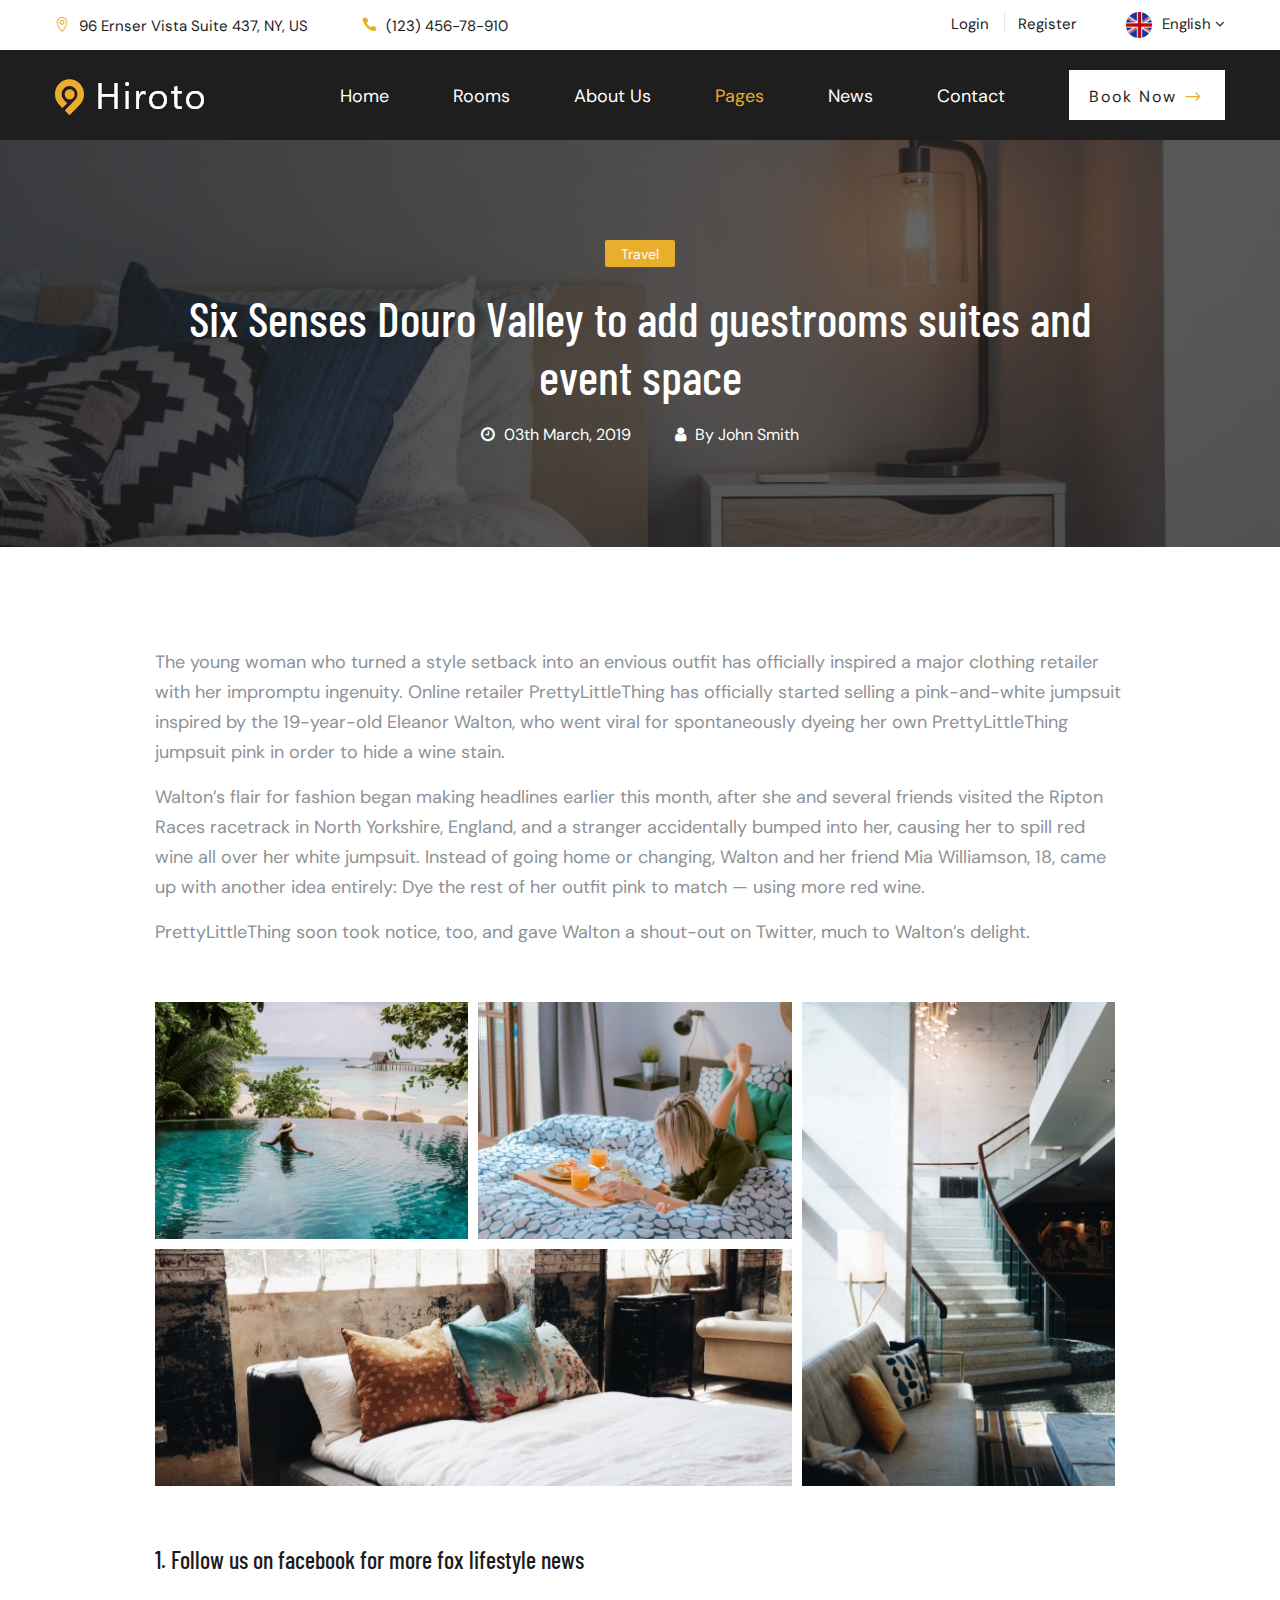
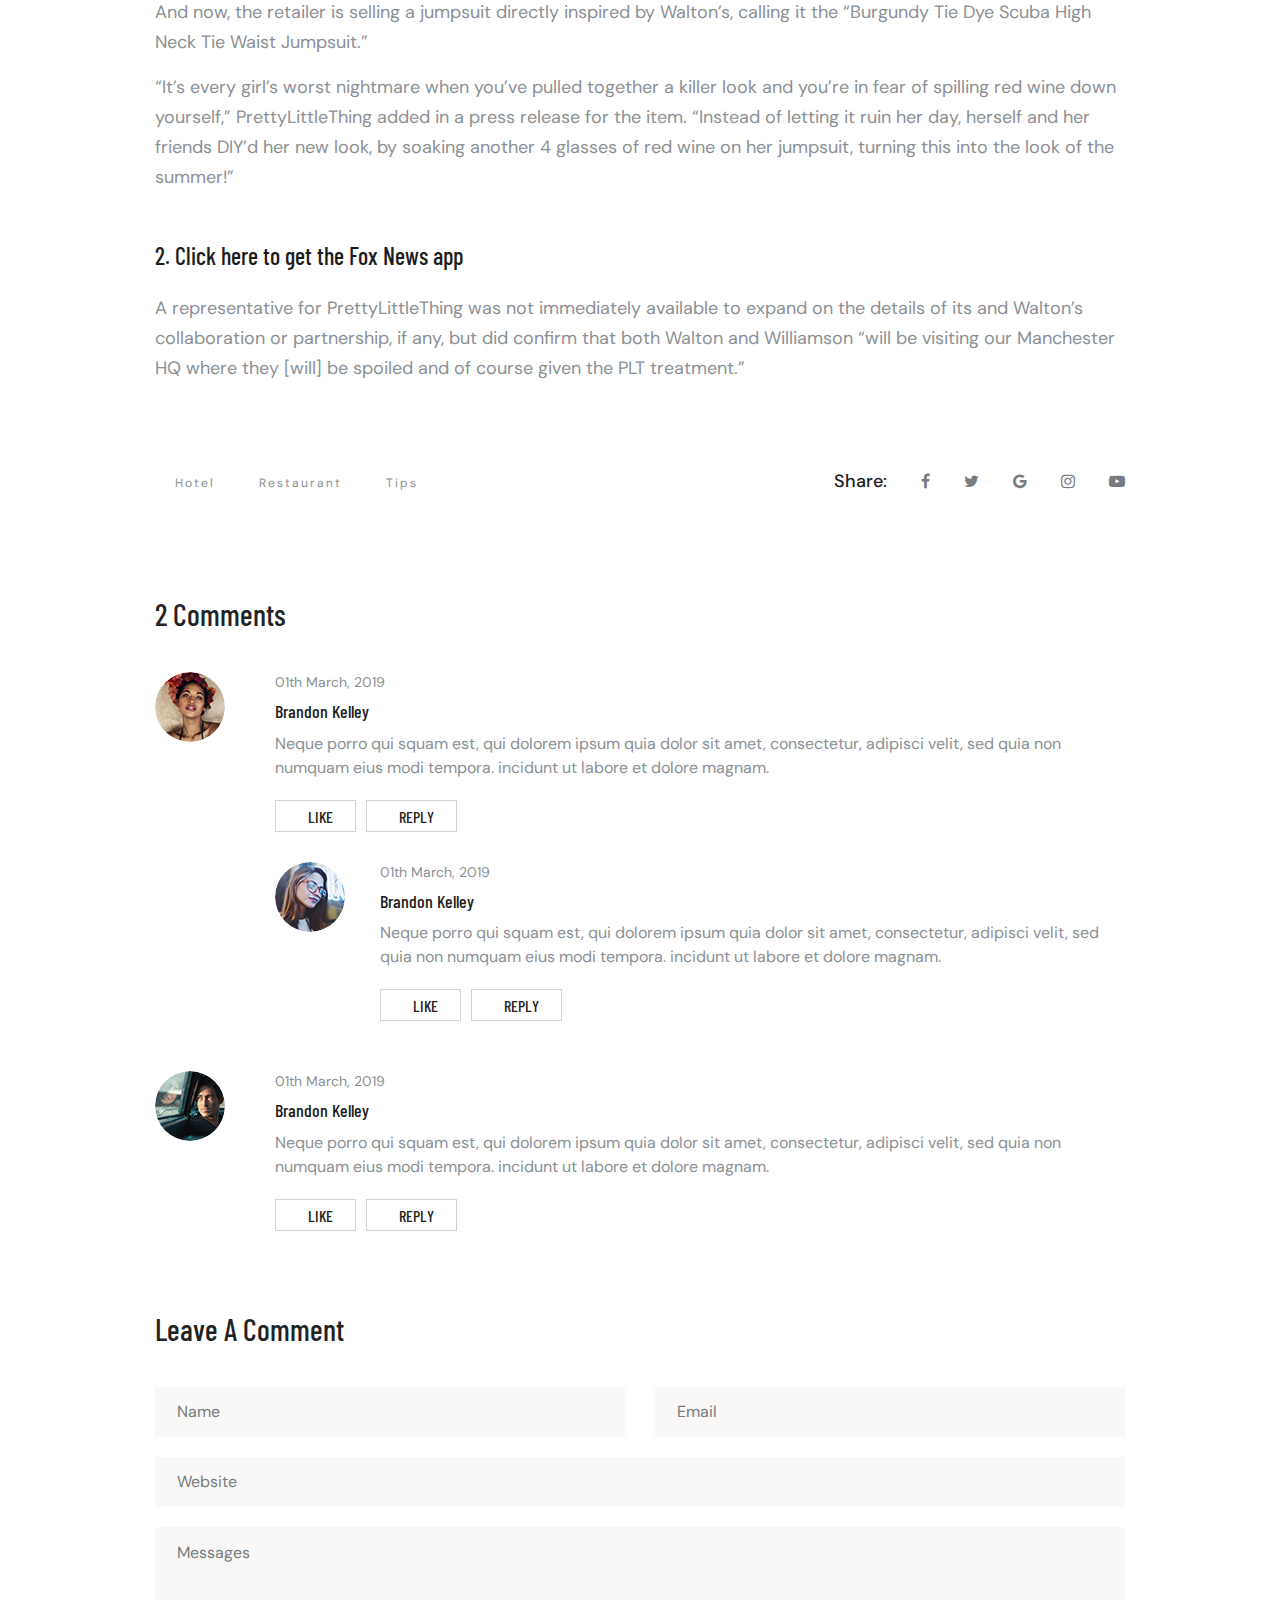
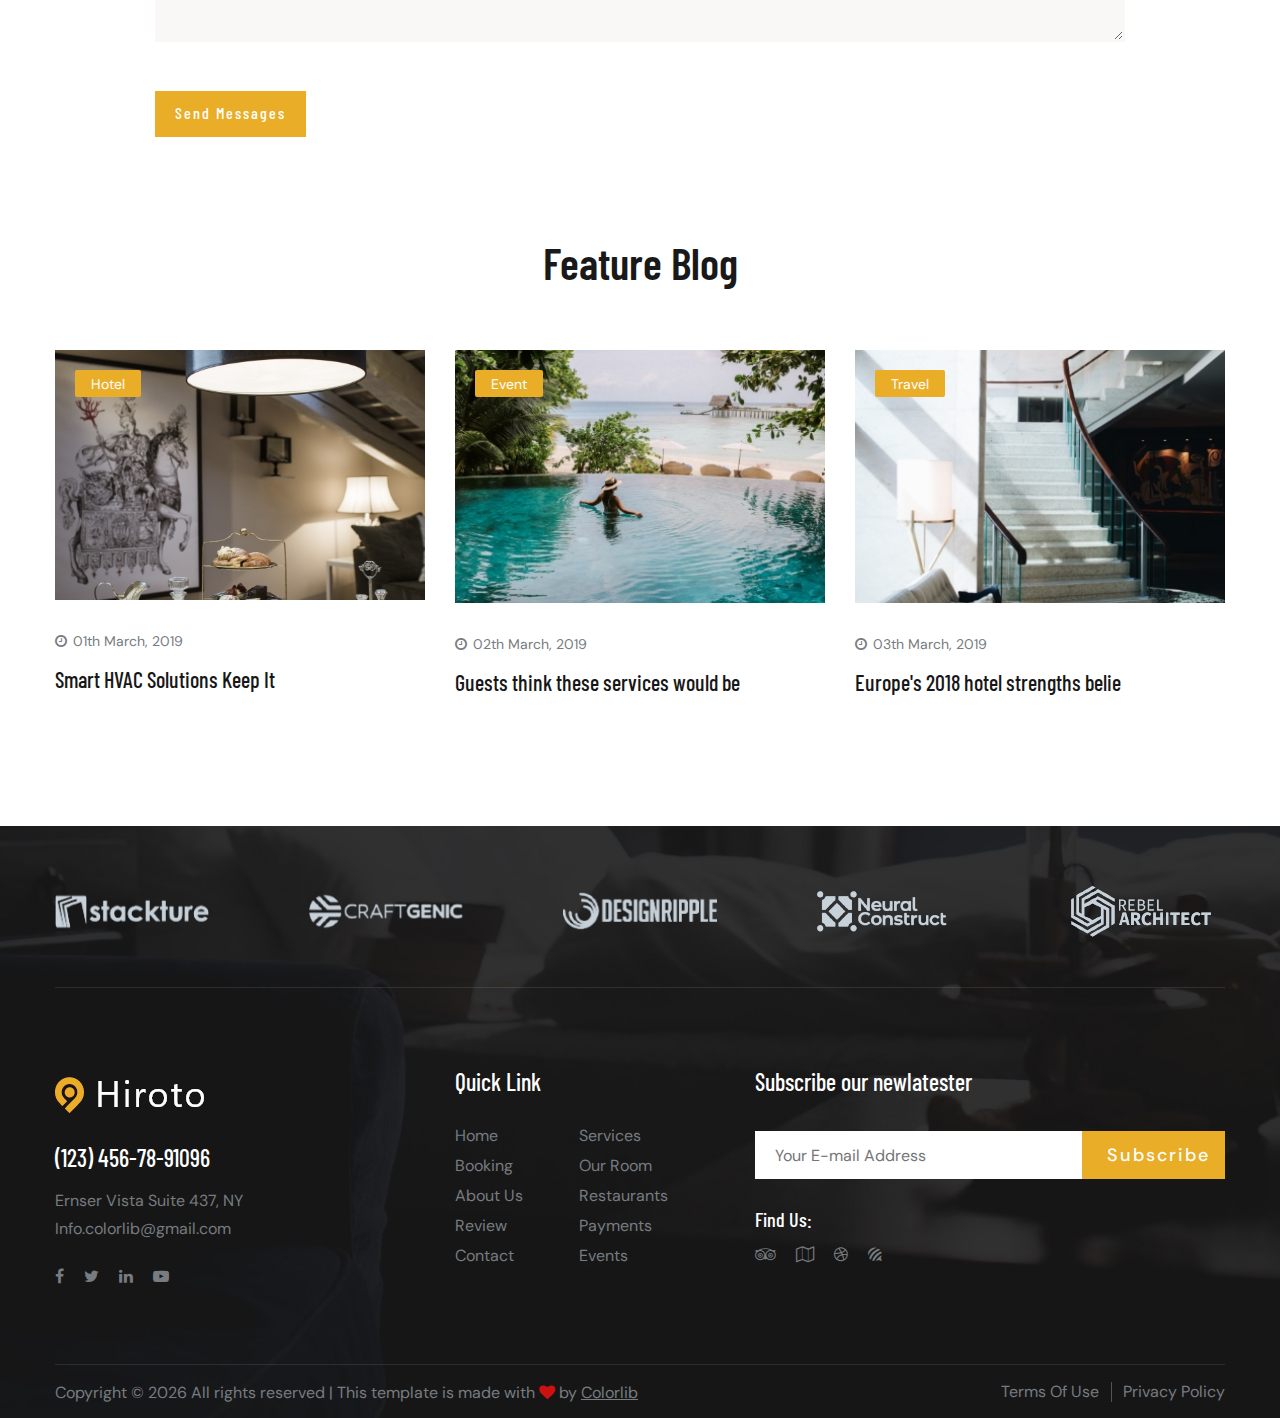
<file: blog-details.html>
<!DOCTYPE html>
<html lang="zxx">

<head>
    <meta charset="UTF-8">
    <meta name="description" content="Hiroto Template">
    <meta name="keywords" content="Hiroto, unica, creative, html">
    <meta name="viewport" content="width=device-width, initial-scale=1.0">
    <meta http-equiv="X-UA-Compatible" content="ie=edge">
    <title>Hiroto | Template</title>

    <!-- Css Styles -->
    <link rel="stylesheet" href="css/bootstrap.min.css" type="text/css">
    <link rel="stylesheet" href="css/font-awesome.min.css" type="text/css">
    <link rel="stylesheet" href="css/elegant-icons.css" type="text/css">
    <link rel="stylesheet" href="css/nice-select.css" type="text/css">
    <link rel="stylesheet" href="css/jquery-ui.min.css" type="text/css">
    <link rel="stylesheet" href="css/owl.carousel.min.css" type="text/css">
    <link rel="stylesheet" href="css/slicknav.min.css" type="text/css">
    <link rel="stylesheet" href="css/style.css" type="text/css">
</head>

<body>
    <!-- Page Preloder -->
    <div id="preloder">
        <div class="loader"></div>
    </div>

    <!-- Offcanvas Menu Begin -->
    <div class="offcanvas-menu-overlay"></div>
    <div class="offcanvas-menu-wrapper">
        <div class="offcanvas__logo">
            <a href="./index.html"><img src="img/logo.png" alt=""></a>
        </div>
        <div id="mobile-menu-wrap"></div>
        <div class="offcanvas__btn__widget">
            <a href="#">Book Now <span class="arrow_right"></span></a>
        </div>
        <div class="offcanvas__widget">
            <ul>
                <li><span class="icon_pin_alt"></span> 96 Ernser Vista Suite 437, NY, US</li>
                <li><span class="icon_phone"></span> (123) 456-78-910</li>
            </ul>
        </div>
        <div class="offcanvas__language">
            <img src="img/lan.png" alt="">
            <span>English</span>
            <i class="fa fa-angle-down"></i>
            <ul>
                <li>English</li>
                <li>Bangla</li>
            </ul>
        </div>
        <div class="offcanvas__auth">
            <ul>
                <li><a href="#">Login</a></li>
                <li><a href="#">Register</a></li>
            </ul>
        </div>
    </div>
    <!-- Offcanvas Menu End -->

    <!-- Header Section Begin -->
    <header class="header">
        <div class="header__top">
            <div class="container">
                <div class="row">
                    <div class="col-lg-7">
                        <ul class="header__top__widget">
                            <li><span class="icon_pin_alt"></span> 96 Ernser Vista Suite 437, NY, US</li>
                            <li><span class="icon_phone"></span> (123) 456-78-910</li>
                        </ul>
                    </div>
                    <div class="col-lg-5">
                        <div class="header__top__right">
                            <div class="header__top__auth">
                                <ul>
                                    <li><a href="#">Login</a></li>
                                    <li><a href="#">Register</a></li>
                                </ul>
                            </div>
                            <div class="header__top__language">
                                <img src="img/lan.png" alt="">
                                <span>English</span>
                                <i class="fa fa-angle-down"></i>
                                <ul>
                                    <li>English</li>
                                    <li>Bangla</li>
                                </ul>
                            </div>
                        </div>
                    </div>
                </div>
            </div>
        </div>
        <div class="header__nav__option">
            <div class="container">
                <div class="row">
                    <div class="col-lg-2">
                        <div class="header__logo">
                            <a href="./index.html"><img src="img/logo.png" alt=""></a>
                        </div>
                    </div>
                    <div class="col-lg-10">
                        <div class="header__nav">
                            <nav class="header__menu">
                                <ul class="menu__class">
                                    <li><a href="./index.html">Home</a></li>
                                    <li><a href="./rooms.html">Rooms</a></li>
                                    <li><a href="./about.html">About Us</a></li>
                                    <li class="active"><a href="#">Pages</a>
                                        <ul class="dropdown">
                                            <li><a href="./about.html">About Us</a></li>
                                            <li><a href="./room-details.html">Room Details</a></li>
                                            <li><a href="./blog-details.html">Blog Details</a></li>
                                        </ul>
                                    </li>
                                    <li><a href="./blog.html">News</a></li>
                                    <li><a href="./contact.html">Contact</a></li>
                                </ul>
                            </nav>
                            <div class="header__nav__widget">
                                <a href="#">Book Now <span class="arrow_right"></span></a>
                            </div>
                        </div>
                    </div>
                </div>
                <div class="canvas__open">
                    <span class="fa fa-bars"></span>
                </div>
            </div>
        </div>
    </header>
    <!-- Header Section End -->

    <!-- Blog Hero Begin -->
    <section class="blog-hero spad set-bg" data-setbg="img/blog/details/details-bg.jpg">
        <div class="container">
            <div class="row d-flex justify-content-center">
                <div class="col-lg-10 text-center">
                    <div class="blog__hero__text">
                        <div class="tag">Travel</div>
                        <h2>Six Senses Douro Valley to add guestrooms suites and event space</h2>
                        <ul>
                            <li><i class="fa fa-clock-o"></i> 03th March, 2019</li>
                            <li><i class="fa fa-user"></i> By John Smith</li>
                        </ul>
                    </div>
                </div>
            </div>
        </div>
    </section>
    <!-- Blog Hero End -->

    <!-- Blog Details Section Begin -->
    <section class="blog-details spad">
        <div class="container">
            <div class="row d-flex justify-content-center">
                <div class="col-lg-10">
                    <div class="blog__details__content">
                        <div class="blog__details__text">
                            <p>The young woman who turned a style setback into an envious outfit has officially inspired
                                a major clothing retailer with her impromptu ingenuity. Online retailer
                                PrettyLittleThing has officially started selling a pink-and-white jumpsuit inspired by
                                the 19-year-old Eleanor Walton, who went viral for spontaneously dyeing her own
                                PrettyLittleThing jumpsuit pink in order to hide a wine stain.</p>
                            <p>Walton’s flair for fashion began making headlines earlier this month, after she and
                                several friends visited the Ripton Races racetrack in North Yorkshire, England, and a
                                stranger accidentally bumped into her, causing her to spill red wine all over her white
                                jumpsuit. Instead of going home or changing, Walton and her friend Mia Williamson, 18,
                                came up with another idea entirely: Dye the rest of her outfit pink to match — using
                                more red wine.</p>
                            <p>PrettyLittleThing soon took notice, too, and gave Walton a shout-out on Twitter, much to
                                Walton’s delight.</p>
                        </div>
                        <div class="blog__details__pic">
                            <div class="row">
                                <div class="col-lg-8 col-md-8">
                                    <div class="row">
                                        <div class="col-lg-6 col-md-6 p-0">
                                            <img src="img/blog/details/details-1.jpg" alt="">
                                        </div>
                                        <div class="col-lg-6 col-md-6 p-0">
                                            <img src="img/blog/details/details-2.jpg" alt="">
                                        </div>
                                        <div class="col-lg-12 col-md-12 p-0">
                                            <img src="img/blog/details/details-3.jpg" alt="">
                                        </div>
                                    </div>
                                </div>
                                <div class="col-lg-4 col-md-4">
                                    <div class="row">
                                        <div class="col-lg-12 col-md-12 p-0">
                                            <img src="img/blog/details/details-4.jpg" alt="">
                                        </div>
                                    </div>
                                </div>
                            </div>
                        </div>
                        <div class="blog__details__desc">
                            <div class="blog__details__desc__item">
                                <h4>1. Follow us on facebook for more fox lifestyle news</h4>
                                <p>And now, the retailer is selling a jumpsuit directly inspired by Walton’s, calling it
                                    the “Burgundy Tie Dye Scuba High Neck Tie Waist Jumpsuit.”</p>
                                <p>“It’s every girl’s worst nightmare when you’ve pulled together a killer look and
                                    you’re in fear of spilling red wine down yourself,” PrettyLittleThing added in a
                                    press release for the item. “Instead of letting it ruin her day, herself and her
                                    friends DIY’d her new look, by soaking another 4 glasses of red wine on her
                                    jumpsuit, turning this into the look of the summer!”</p>
                            </div>
                            <div class="blog__details__desc__item">
                                <h4>2. Click here to get the Fox News app</h4>
                                <p>A representative for PrettyLittleThing was not immediately available to expand on the
                                    details of its and Walton’s collaboration or partnership, if any, but did confirm
                                    that both Walton and Williamson “will be visiting our Manchester HQ where they
                                    [will] be spoiled and of course given the PLT treatment.”</p>
                            </div>
                        </div>
                        <div class="blog__details__widget">
                            <div class="row">
                                <div class="col-lg-6 col-md-6">
                                    <div class="blog__details__tags">
                                        <a href="#">Hotel</a>
                                        <a href="#">Restaurant</a>
                                        <a href="#">Tips</a>
                                    </div>
                                </div>
                                <div class="col-lg-6 col-md-6">
                                    <div class="blog__details__share">
                                        <span>Share:</span>
                                        <a href="#"><i class="fa fa-facebook"></i></a>
                                        <a href="#"><i class="fa fa-twitter"></i></a>
                                        <a href="#"><i class="fa fa-google"></i></a>
                                        <a href="#"><i class="fa fa-instagram"></i></a>
                                        <a href="#"><i class="fa fa-youtube-play"></i></a>
                                    </div>
                                </div>
                            </div>
                        </div>
                        <div class="blog__details__comment">
                            <h3>2 Comments</h3>
                            <div class="blog__details__comment__item">
                                <div class="blog__details__comment__item__pic">
                                    <img src="img/blog/details/comment-1.png" alt="">
                                </div>
                                <div class="blog__details__comment__item__text">
                                    <span>01th March, 2019</span>
                                    <h5>Brandon Kelley</h5>
                                    <p>Neque porro qui squam est, qui dolorem ipsum quia dolor sit amet, consectetur,
                                        adipisci velit, sed quia non numquam eius modi tempora. incidunt ut labore et
                                        dolore magnam.</p>
                                    <a href="#">LIKE</a>
                                    <a href="#">Reply</a>
                                </div>
                            </div>
                            <div class="blog__details__comment__item blog__details__comment__item--reply">
                                <div class="blog__details__comment__item__pic">
                                    <img src="img/blog/details/comment-2.png" alt="">
                                </div>
                                <div class="blog__details__comment__item__text">
                                    <span>01th March, 2019</span>
                                    <h5>Brandon Kelley</h5>
                                    <p>Neque porro qui squam est, qui dolorem ipsum quia dolor sit amet, consectetur,
                                        adipisci velit, sed quia non numquam eius modi tempora. incidunt ut labore et
                                        dolore magnam.</p>
                                    <a href="#">LIKE</a>
                                    <a href="#">Reply</a>
                                </div>
                            </div>
                            <div class="blog__details__comment__item">
                                <div class="blog__details__comment__item__pic">
                                    <img src="img/blog/details/comment-3.png" alt="">
                                </div>
                                <div class="blog__details__comment__item__text">
                                    <span>01th March, 2019</span>
                                    <h5>Brandon Kelley</h5>
                                    <p>Neque porro qui squam est, qui dolorem ipsum quia dolor sit amet, consectetur,
                                        adipisci velit, sed quia non numquam eius modi tempora. incidunt ut labore et
                                        dolore magnam.</p>
                                    <a href="#">LIKE</a>
                                    <a href="#">Reply</a>
                                </div>
                            </div>
                        </div>
                        <div class="blog__details__comment__form">
                            <h3>Leave A Comment</h3>
                            <form action="#">
                                <div class="row">
                                    <div class="col-lg-6">
                                        <input type="text" placeholder="Name">
                                    </div>
                                    <div class="col-lg-6">
                                        <input type="text" placeholder="Email">
                                    </div>
                                </div>
                                <input type="text" placeholder="Website">
                                <textarea placeholder="Messages"></textarea>
                                <button type="submit">Send Messages</button>
                            </form>
                        </div>
                    </div>
                </div>
            </div>
        </div>
    </section>
    <!-- Blog Details Section End -->

    <!-- Fetured Blog Section Begin -->
    <section class="feature-blog spad">
        <div class="container">
            <div class="row">
                <div class="col-lg-12">
                    <div class="section-title bd-title">
                        <h2>Feature Blog</h2>
                    </div>
                </div>
            </div>
            <div class="row">
                <div class="col-lg-4 col-md-4 col-sm-6">
                    <div class="blog__item">
                        <div class="blog__item__pic">
                            <img src="img/blog/blog-6.jpg" alt="">
                            <div class="tag">Hotel</div>
                        </div>
                        <div class="blog__item__text">
                            <p><i class="fa fa-clock-o"></i> 01th March, 2019</p>
                            <h5><a href="#">Smart HVAC Solutions Keep It</a></h5>
                        </div>
                    </div>
                </div>
                <div class="col-lg-4 col-md-4 col-sm-6">
                    <div class="blog__item">
                        <div class="blog__item__pic">
                            <img src="img/blog/blog-1.jpg" alt="">
                            <div class="tag">Event</div>
                        </div>
                        <div class="blog__item__text">
                            <p><i class="fa fa-clock-o"></i> 02th March, 2019</p>
                            <h5><a href="#">Guests think these services would be</a></h5>
                        </div>
                    </div>
                </div>
                <div class="col-lg-4 col-md-4 col-sm-6">
                    <div class="blog__item">
                        <div class="blog__item__pic">
                            <img src="img/blog/blog-2.jpg" alt="">
                            <div class="tag">Travel</div>
                        </div>
                        <div class="blog__item__text">
                            <p><i class="fa fa-clock-o"></i> 03th March, 2019</p>
                            <h5><a href="#">Europe's 2018 hotel strengths belie</a></h5>
                        </div>
                    </div>
                </div>
            </div>
        </div>
    </section>
    <!-- Fetured Blog Section End -->

    <!-- Footer Section Begin -->
    <footer class="footer set-bg" data-setbg="img/footer-bg.jpg">
        <div class="container">
            <div class="row">
                <div class="col-lg-12">
                    <div class="logo__carousel owl-carousel">
                        <div class="logo__carousel__item">
                            <a href="#"><img src="img/logo/logo-1.png" alt=""></a>
                        </div>
                        <div class="logo__carousel__item">
                            <a href="#"><img src="img/logo/logo-2.png" alt=""></a>
                        </div>
                        <div class="logo__carousel__item">
                            <a href="#"><img src="img/logo/logo-3.png" alt=""></a>
                        </div>
                        <div class="logo__carousel__item">
                            <a href="#"><img src="img/logo/logo-4.png" alt=""></a>
                        </div>
                        <div class="logo__carousel__item">
                            <a href="#"><img src="img/logo/logo-5.png" alt=""></a>
                        </div>
                    </div>
                </div>
            </div>
        </div>
        <div class="container">
            <div class="footer__content">
                <div class="row">
                    <div class="col-lg-3 col-md-6 col-sm-6">
                        <div class="footer__about">
                            <div class="footer__logo">
                                <a href="#"><img src="img/logo.png" alt=""></a>
                            </div>
                            <h4>(123) 456-78-91096</h4>
                            <ul>
                                <li>Ernser Vista Suite 437, NY</li>
                                <li>Info.colorlib@gmail.com</li>
                            </ul>
                            <div class="footer__social">
                                <a href="#"><i class="fa fa-facebook"></i></a>
                                <a href="#"><i class="fa fa-twitter"></i></a>
                                <a href="#"><i class="fa fa-linkedin"></i></a>
                                <a href="#"><i class="fa fa-youtube-play"></i></a>
                            </div>
                        </div>
                    </div>
                    <div class="col-lg-3 offset-lg-1 col-md-5 offset-md-1 col-sm-6">
                        <div class="footer__widget">
                            <h4>Quick Link</h4>
                            <ul>
                                <li><a href="#">Home</a></li>
                                <li><a href="#">Booking</a></li>
                                <li><a href="#">About Us</a></li>
                                <li><a href="#">Review</a></li>
                                <li><a href="#">Contact</a></li>
                            </ul>
                            <ul>
                                <li><a href="#">Services</a></li>
                                <li><a href="#">Our Room</a></li>
                                <li><a href="#">Restaurants</a></li>
                                <li><a href="#">Payments</a></li>
                                <li><a href="#">Events</a></li>
                            </ul>
                        </div>
                    </div>
                    <div class="col-lg-5 col-md-8 col-sm-12">
                        <div class="footer__newslatter">
                            <h4>Subscribe our newlatester</h4>
                            <form action="#">
                                <input type="text" placeholder="Your E-mail Address">
                                <button type="submit">Subscribe</button>
                            </form>
                            <div class="footer__newslatter__find">
                                <h5>Find Us:</h5>
                                <div class="footer__newslatter__find__links">
                                    <a href="#"><i class="fa fa-tripadvisor"></i></a>
                                    <a href="#"><i class="fa fa-map-o"></i></a>
                                    <a href="#"><i class="fa fa-dribbble"></i></a>
                                    <a href="#"><i class="fa fa-forumbee"></i></a>
                                </div>
                            </div>
                        </div>
                    </div>
                </div>
            </div>
            <div class="footer__copyright">
                <div class="row">
                    <div class="col-lg-7 col-md-7">
                        <!-- Link back to Colorlib can't be removed. Template is licensed under CC BY 3.0. -->
                        <div class="footer__copyright__text">
                            <p>Copyright &copy; <script>document.write(new Date().getFullYear());</script> All rights reserved | This template is made with <i class="fa fa-heart" aria-hidden="true"></i> by <a href="https://colorlib.com" target="_blank">Colorlib</a></p>
                        </div>
                        <!-- Link back to Colorlib can't be removed. Template is licensed under CC BY 3.0. -->
                    </div>
                    <div class="col-lg-5 col-md-5">
                        <ul class="footer__copyright__links">
                            <li><a href="#">Terms Of Use</a></li>
                            <li><a href="#">Privacy Policy</a></li>
                        </ul>
                    </div>
                </div>
            </div>
        </div>
    </footer>
    <!-- Footer Section End -->

    <!-- Js Plugins -->
    <script src="js/jquery-3.3.1.min.js"></script>
    <script src="js/bootstrap.min.js"></script>
    <script src="js/jquery.nice-select.min.js"></script>
    <script src="js/jquery-ui.min.js"></script>
    <script src="js/jquery.slicknav.js"></script>
    <script src="js/owl.carousel.min.js"></script>
    <script src="js/main.js"></script>
</body>

</html>
</file>
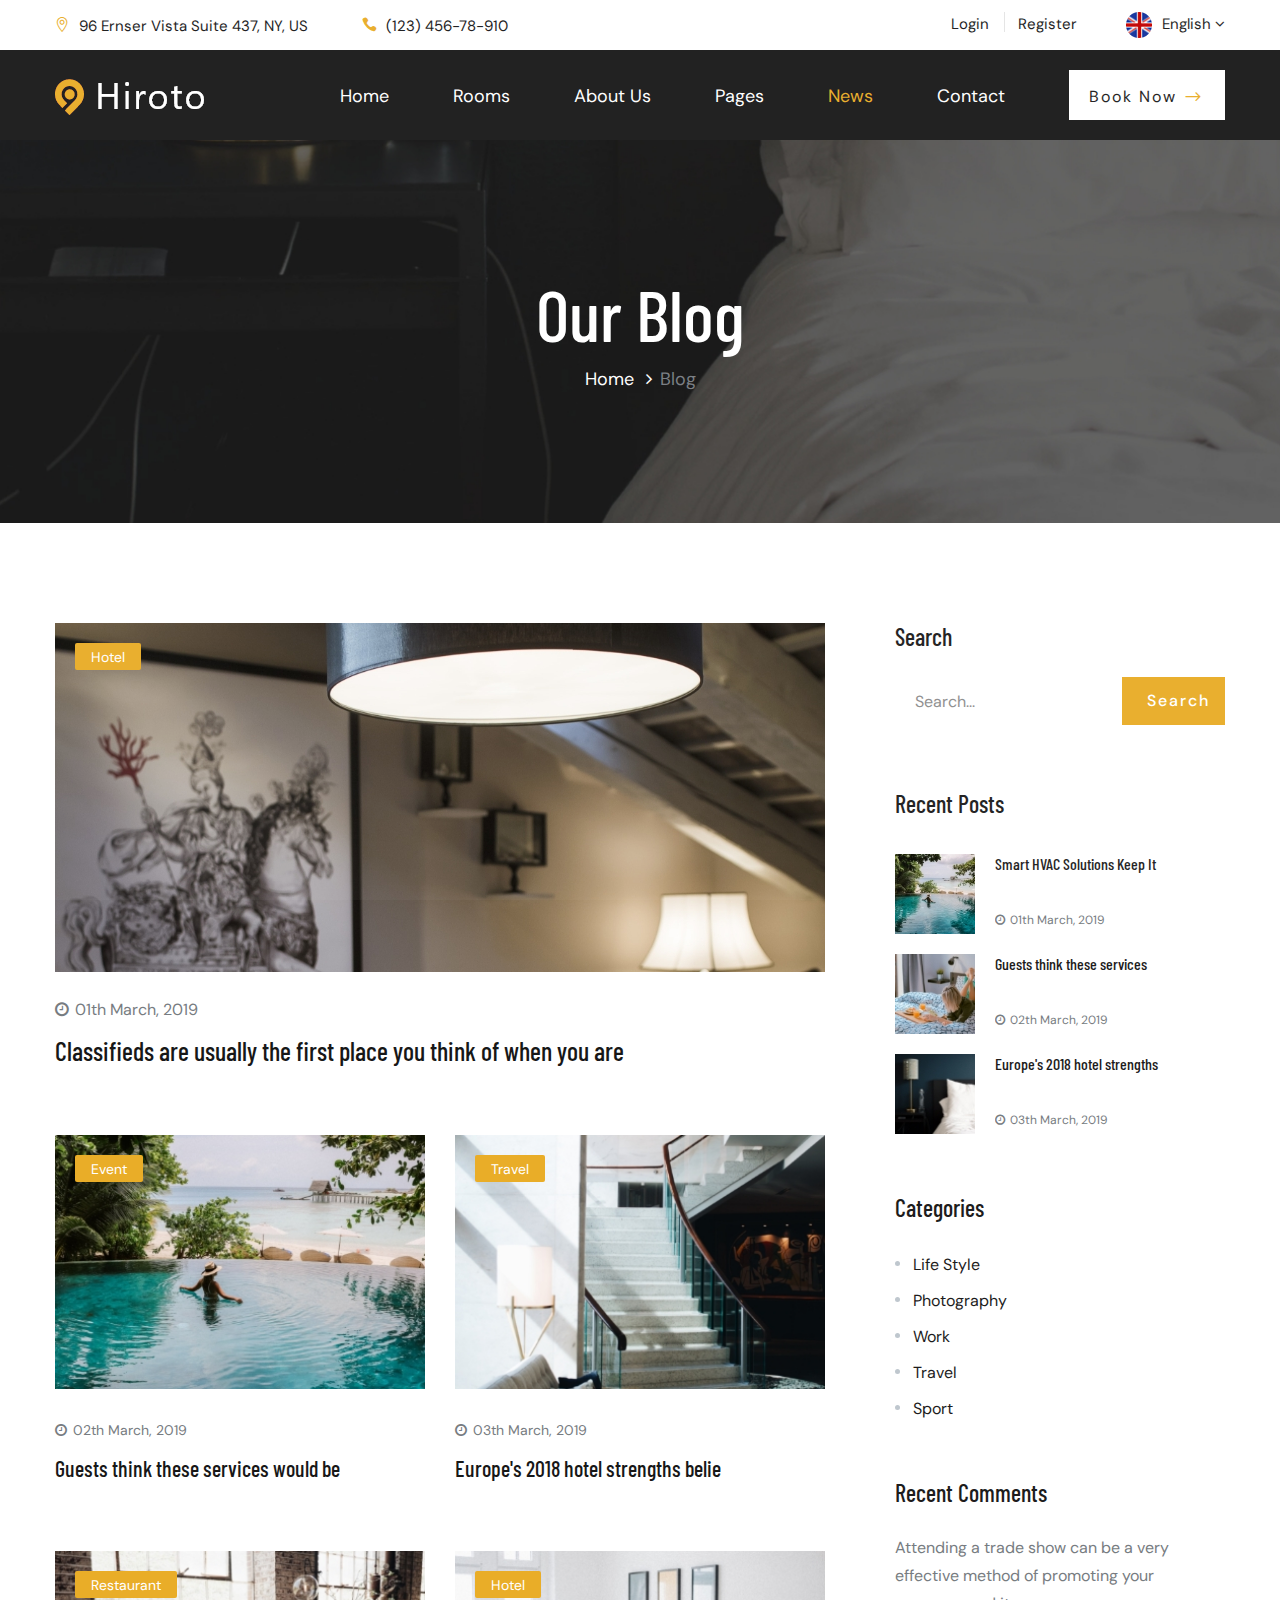
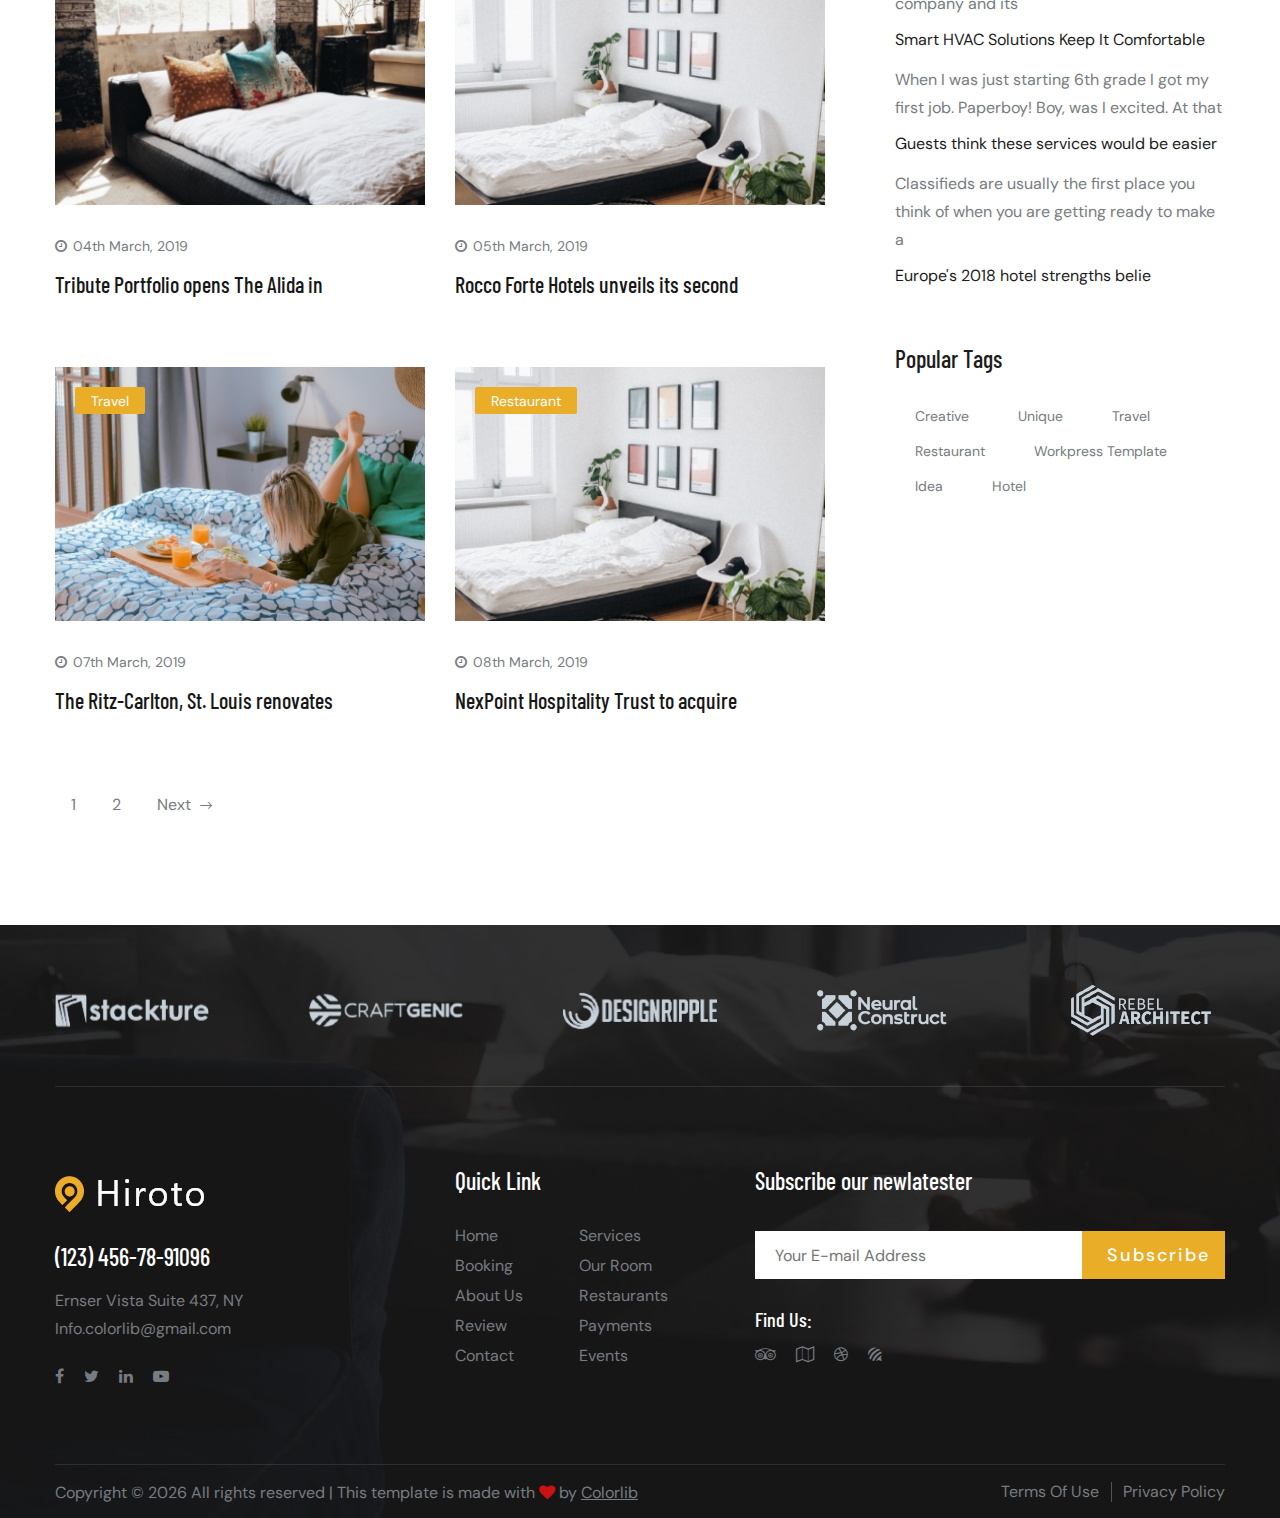
<file: blog.html>
<!DOCTYPE html>
<html lang="zxx">

<head>
    <meta charset="UTF-8">
    <meta name="description" content="Hiroto Template">
    <meta name="keywords" content="Hiroto, unica, creative, html">
    <meta name="viewport" content="width=device-width, initial-scale=1.0">
    <meta http-equiv="X-UA-Compatible" content="ie=edge">
    <title>Hiroto | Template</title>

    <!-- Css Styles -->
    <link rel="stylesheet" href="css/bootstrap.min.css" type="text/css">
    <link rel="stylesheet" href="css/font-awesome.min.css" type="text/css">
    <link rel="stylesheet" href="css/elegant-icons.css" type="text/css">
    <link rel="stylesheet" href="css/nice-select.css" type="text/css">
    <link rel="stylesheet" href="css/jquery-ui.min.css" type="text/css">
    <link rel="stylesheet" href="css/owl.carousel.min.css" type="text/css">
    <link rel="stylesheet" href="css/slicknav.min.css" type="text/css">
    <link rel="stylesheet" href="css/style.css" type="text/css">
</head>

<body>
    <!-- Page Preloder -->
    <div id="preloder">
        <div class="loader"></div>
    </div>

    <!-- Offcanvas Menu Begin -->
    <div class="offcanvas-menu-overlay"></div>
    <div class="offcanvas-menu-wrapper">
        <div class="offcanvas__logo">
            <a href="./index.html"><img src="img/logo.png" alt=""></a>
        </div>
        <div id="mobile-menu-wrap"></div>
        <div class="offcanvas__btn__widget">
            <a href="#">Book Now <span class="arrow_right"></span></a>
        </div>
        <div class="offcanvas__widget">
            <ul>
                <li><span class="icon_pin_alt"></span> 96 Ernser Vista Suite 437, NY, US</li>
                <li><span class="icon_phone"></span> (123) 456-78-910</li>
            </ul>
        </div>
        <div class="offcanvas__language">
            <img src="img/lan.png" alt="">
            <span>English</span>
            <i class="fa fa-angle-down"></i>
            <ul>
                <li>English</li>
                <li>Bangla</li>
            </ul>
        </div>
        <div class="offcanvas__auth">
            <ul>
                <li><a href="#">Login</a></li>
                <li><a href="#">Register</a></li>
            </ul>
        </div>
    </div>
    <!-- Offcanvas Menu End -->

    <!-- Header Section Begin -->
    <header class="header">
        <div class="header__top">
            <div class="container">
                <div class="row">
                    <div class="col-lg-7">
                        <ul class="header__top__widget">
                            <li><span class="icon_pin_alt"></span> 96 Ernser Vista Suite 437, NY, US</li>
                            <li><span class="icon_phone"></span> (123) 456-78-910</li>
                        </ul>
                    </div>
                    <div class="col-lg-5">
                        <div class="header__top__right">
                            <div class="header__top__auth">
                                <ul>
                                    <li><a href="#">Login</a></li>
                                    <li><a href="#">Register</a></li>
                                </ul>
                            </div>
                            <div class="header__top__language">
                                <img src="img/lan.png" alt="">
                                <span>English</span>
                                <i class="fa fa-angle-down"></i>
                                <ul>
                                    <li>English</li>
                                    <li>Bangla</li>
                                </ul>
                            </div>
                        </div>
                    </div>
                </div>
            </div>
        </div>
        <div class="header__nav__option">
            <div class="container">
                <div class="row">
                    <div class="col-lg-2">
                        <div class="header__logo">
                            <a href="./index.html"><img src="img/logo.png" alt=""></a>
                        </div>
                    </div>
                    <div class="col-lg-10">
                        <div class="header__nav">
                            <nav class="header__menu">
                                <ul class="menu__class">
                                    <li><a href="./index.html">Home</a></li>
                                    <li><a href="./rooms.html">Rooms</a></li>
                                    <li><a href="./about.html">About Us</a></li>
                                    <li><a href="#">Pages</a>
                                        <ul class="dropdown">
                                            <li><a href="./about.html">About Us</a></li>
                                            <li><a href="./room-details.html">Room Details</a></li>
                                            <li><a href="./blog-details.html">Blog Details</a></li>
                                        </ul>
                                    </li>
                                    <li class="active"><a href="./blog.html">News</a></li>
                                    <li><a href="./contact.html">Contact</a></li>
                                </ul>
                            </nav>
                            <div class="header__nav__widget">
                                <a href="#">Book Now <span class="arrow_right"></span></a>
                            </div>
                        </div>
                    </div>
                </div>
                <div class="canvas__open">
                    <span class="fa fa-bars"></span>
                </div>
            </div>
        </div>
    </header>
    <!-- Header Section End -->

    <!-- Breadcrumb Begin -->
    <div class="breadcrumb-option set-bg" data-setbg="img/breadcrumb-bg.jpg">
        <div class="container">
            <div class="row">
                <div class="col-lg-12 text-center">
                    <div class="breadcrumb__text">
                        <h1>Our Blog</h1>
                        <div class="breadcrumb__links">
                            <a href="./index.html">Home</a>
                            <span>Blog</span>
                        </div>
                    </div>
                </div>
            </div>
        </div>
    </div>
    <!-- Breadcrumb End -->

    <!-- Blog Section Begin -->
    <section class="blog spad">
        <div class="container">
            <div class="row">
                <div class="col-lg-8 col-md-8">
                    <div class="blog__item__large">
                        <div class="blog__item__large__pic">
                            <img src="img/blog/blog-large.jpg" alt="">
                            <div class="tag">Hotel</div>
                        </div>
                        <div class="blog__item__large__text">
                            <p><i class="fa fa-clock-o"></i> 01th March, 2019</p>
                            <h4><a href="#">Classifieds are usually the first place you think of when you are</a></h4>
                        </div>
                    </div>
                    <div class="row">
                        <div class="col-lg-6 col-md-6">
                            <div class="blog__item">
                                <div class="blog__item__pic">
                                    <img src="img/blog/blog-1.jpg" alt="">
                                    <div class="tag">Event</div>
                                </div>
                                <div class="blog__item__text">
                                    <p><i class="fa fa-clock-o"></i> 02th March, 2019</p>
                                    <h5><a href="#">Guests think these services would be</a></h5>
                                </div>
                            </div>
                        </div>
                        <div class="col-lg-6 col-md-6">
                            <div class="blog__item">
                                <div class="blog__item__pic">
                                    <img src="img/blog/blog-2.jpg" alt="">
                                    <div class="tag">Travel</div>
                                </div>
                                <div class="blog__item__text">
                                    <p><i class="fa fa-clock-o"></i> 03th March, 2019</p>
                                    <h5><a href="#">Europe's 2018 hotel strengths belie</a></h5>
                                </div>
                            </div>
                        </div>
                        <div class="col-lg-6 col-md-6">
                            <div class="blog__item">
                                <div class="blog__item__pic">
                                    <img src="img/blog/blog-3.jpg" alt="">
                                    <div class="tag">Restaurant</div>
                                </div>
                                <div class="blog__item__text">
                                    <p><i class="fa fa-clock-o"></i> 04th March, 2019</p>
                                    <h5><a href="#">Tribute Portfolio opens The Alida in</a></h5>
                                </div>
                            </div>
                        </div>
                        <div class="col-lg-6 col-md-6">
                            <div class="blog__item">
                                <div class="blog__item__pic">
                                    <img src="img/blog/blog-4.jpg" alt="">
                                    <div class="tag">Hotel</div>
                                </div>
                                <div class="blog__item__text">
                                    <p><i class="fa fa-clock-o"></i> 05th March, 2019</p>
                                    <h5><a href="#">Rocco Forte Hotels unveils its second</a></h5>
                                </div>
                            </div>
                        </div>
                        <div class="col-lg-6 col-md-6">
                            <div class="blog__item">
                                <div class="blog__item__pic">
                                    <img src="img/blog/blog-5.jpg" alt="">
                                    <div class="tag">Travel</div>
                                </div>
                                <div class="blog__item__text">
                                    <p><i class="fa fa-clock-o"></i> 07th March, 2019</p>
                                    <h5><a href="#">The Ritz-Carlton, St. Louis renovates</a></h5>
                                </div>
                            </div>
                        </div>
                        <div class="col-lg-6 col-md-6">
                            <div class="blog__item">
                                <div class="blog__item__pic">
                                    <img src="img/blog/blog-4.jpg" alt="">
                                    <div class="tag">Restaurant</div>
                                </div>
                                <div class="blog__item__text">
                                    <p><i class="fa fa-clock-o"></i> 08th March, 2019</p>
                                    <h5><a href="#">NexPoint Hospitality Trust to acquire</a></h5>
                                </div>
                            </div>
                        </div>
                        <div class="col-lg-12">
                            <div class="pagination__number blog__pagination">
                                <a href="#">1</a>
                                <a href="#">2</a>
                                <a href="#">Next <span class="arrow_right"></span></a>
                            </div>
                        </div>
                    </div>
                </div>
                <div class="col-lg-4 col-md-4">
                    <div class="blog__sidebar">
                        <div class="blog__sidebar__search">
                            <h4>Search</h4>
                            <form action="#">
                                <input type="text" placeholder="Search...">
                                <button type="submit">Search</button>
                            </form>
                        </div>
                        <div class="blog__sidebar__recent">
                            <h4>Recent Posts</h4>
                            <a href="#" class="blog__sidebar__recent__item">
                                <div class="blog__sidebar__recent__item__pic">
                                    <img src="img/blog/sidebar/recent-1.jpg" alt="">
                                </div>
                                <div class="blog__sidebar__recent__item__text">
                                    <h6>Smart HVAC Solutions Keep It</h6>
                                    <div class="time"><i class="fa fa-clock-o"></i> 01th March, 2019</div>
                                </div>
                            </a>
                            <a href="#" class="blog__sidebar__recent__item">
                                <div class="blog__sidebar__recent__item__pic">
                                    <img src="img/blog/sidebar/recent-2.jpg" alt="">
                                </div>
                                <div class="blog__sidebar__recent__item__text">
                                    <h6>Guests think these services</h6>
                                    <div class="time"><i class="fa fa-clock-o"></i> 02th March, 2019</div>
                                </div>
                            </a>
                            <a href="#" class="blog__sidebar__recent__item">
                                <div class="blog__sidebar__recent__item__pic">
                                    <img src="img/blog/sidebar/recent-3.jpg" alt="">
                                </div>
                                <div class="blog__sidebar__recent__item__text">
                                    <h6>Europe's 2018 hotel strengths</h6>
                                    <div class="time"><i class="fa fa-clock-o"></i> 03th March, 2019</div>
                                </div>
                            </a>
                        </div>
                        <div class="blog__sidebar__categories">
                            <h4>Categories</h4>
                            <ul>
                                <li><a href="#">Life Style</a></li>
                                <li><a href="#">Photography</a></li>
                                <li><a href="#">Work</a></li>
                                <li><a href="#">Travel</a></li>
                                <li><a href="#">Sport</a></li>
                            </ul>
                        </div>
                        <div class="blog__sidebar__comment">
                            <h4>Recent Comments</h4>
                            <p>Attending a trade show can be a very effective method of promoting your company and its
                            </p>
                            <span>Smart HVAC Solutions Keep It Comfortable</span>
                            <p>When I was just starting 6th grade I got my first job. Paperboy! Boy, was I excited. At
                                that</p>
                            <span>Guests think these services would be easier</span>
                            <p>Classifieds are usually the first place you think of when you are getting ready to make a
                            </p>
                            <span>Europe's 2018 hotel strengths belie</span>
                        </div>
                        <div class="blog__sidebar__tags">
                            <h4>Popular Tags</h4>
                            <a href="#">Creative</a>
                            <a href="#">Unique</a>
                            <a href="#">Travel</a>
                            <a href="#">Restaurant</a>
                            <a href="#">Workpress Template</a>
                            <a href="#">Idea</a>
                            <a href="#">Hotel</a>
                        </div>
                    </div>
                </div>
            </div>
        </div>
    </section>
    <!-- Blog Section End -->

    <!-- Footer Section Begin -->
    <footer class="footer set-bg" data-setbg="img/footer-bg.jpg">
        <div class="container">
            <div class="row">
                <div class="col-lg-12">
                    <div class="logo__carousel owl-carousel">
                        <div class="logo__carousel__item">
                            <a href="#"><img src="img/logo/logo-1.png" alt=""></a>
                        </div>
                        <div class="logo__carousel__item">
                            <a href="#"><img src="img/logo/logo-2.png" alt=""></a>
                        </div>
                        <div class="logo__carousel__item">
                            <a href="#"><img src="img/logo/logo-3.png" alt=""></a>
                        </div>
                        <div class="logo__carousel__item">
                            <a href="#"><img src="img/logo/logo-4.png" alt=""></a>
                        </div>
                        <div class="logo__carousel__item">
                            <a href="#"><img src="img/logo/logo-5.png" alt=""></a>
                        </div>
                    </div>
                </div>
            </div>
        </div>
        <div class="container">
            <div class="footer__content">
                <div class="row">
                    <div class="col-lg-3 col-md-6 col-sm-6">
                        <div class="footer__about">
                            <div class="footer__logo">
                                <a href="#"><img src="img/logo.png" alt=""></a>
                            </div>
                            <h4>(123) 456-78-91096</h4>
                            <ul>
                                <li>Ernser Vista Suite 437, NY</li>
                                <li>Info.colorlib@gmail.com</li>
                            </ul>
                            <div class="footer__social">
                                <a href="#"><i class="fa fa-facebook"></i></a>
                                <a href="#"><i class="fa fa-twitter"></i></a>
                                <a href="#"><i class="fa fa-linkedin"></i></a>
                                <a href="#"><i class="fa fa-youtube-play"></i></a>
                            </div>
                        </div>
                    </div>
                    <div class="col-lg-3 offset-lg-1 col-md-5 offset-md-1 col-sm-6">
                        <div class="footer__widget">
                            <h4>Quick Link</h4>
                            <ul>
                                <li><a href="#">Home</a></li>
                                <li><a href="#">Booking</a></li>
                                <li><a href="#">About Us</a></li>
                                <li><a href="#">Review</a></li>
                                <li><a href="#">Contact</a></li>
                            </ul>
                            <ul>
                                <li><a href="#">Services</a></li>
                                <li><a href="#">Our Room</a></li>
                                <li><a href="#">Restaurants</a></li>
                                <li><a href="#">Payments</a></li>
                                <li><a href="#">Events</a></li>
                            </ul>
                        </div>
                    </div>
                    <div class="col-lg-5 col-md-8 col-sm-12">
                        <div class="footer__newslatter">
                            <h4>Subscribe our newlatester</h4>
                            <form action="#">
                                <input type="text" placeholder="Your E-mail Address">
                                <button type="submit">Subscribe</button>
                            </form>
                            <div class="footer__newslatter__find">
                                <h5>Find Us:</h5>
                                <div class="footer__newslatter__find__links">
                                    <a href="#"><i class="fa fa-tripadvisor"></i></a>
                                    <a href="#"><i class="fa fa-map-o"></i></a>
                                    <a href="#"><i class="fa fa-dribbble"></i></a>
                                    <a href="#"><i class="fa fa-forumbee"></i></a>
                                </div>
                            </div>
                        </div>
                    </div>
                </div>
            </div>
            <div class="footer__copyright">
                <div class="row">
                    <div class="col-lg-7 col-md-7">
                        <!-- Link back to Colorlib can't be removed. Template is licensed under CC BY 3.0. -->
                        <div class="footer__copyright__text">
                            <p>Copyright &copy; <script>document.write(new Date().getFullYear());</script> All rights reserved | This template is made with <i class="fa fa-heart" aria-hidden="true"></i> by <a href="https://colorlib.com" target="_blank">Colorlib</a></p>
                        </div>
                        <!-- Link back to Colorlib can't be removed. Template is licensed under CC BY 3.0. -->
                    </div>
                    <div class="col-lg-5 col-md-5">
                        <ul class="footer__copyright__links">
                            <li><a href="#">Terms Of Use</a></li>
                            <li><a href="#">Privacy Policy</a></li>
                        </ul>
                    </div>
                </div>
            </div>
        </div>
    </footer>
    <!-- Footer Section End -->

    <!-- Js Plugins -->
    <script src="js/jquery-3.3.1.min.js"></script>
    <script src="js/bootstrap.min.js"></script>
    <script src="js/jquery.nice-select.min.js"></script>
    <script src="js/jquery-ui.min.js"></script>
    <script src="js/jquery.slicknav.js"></script>
    <script src="js/owl.carousel.min.js"></script>
    <script src="js/main.js"></script>
</body>

</html>
</file>
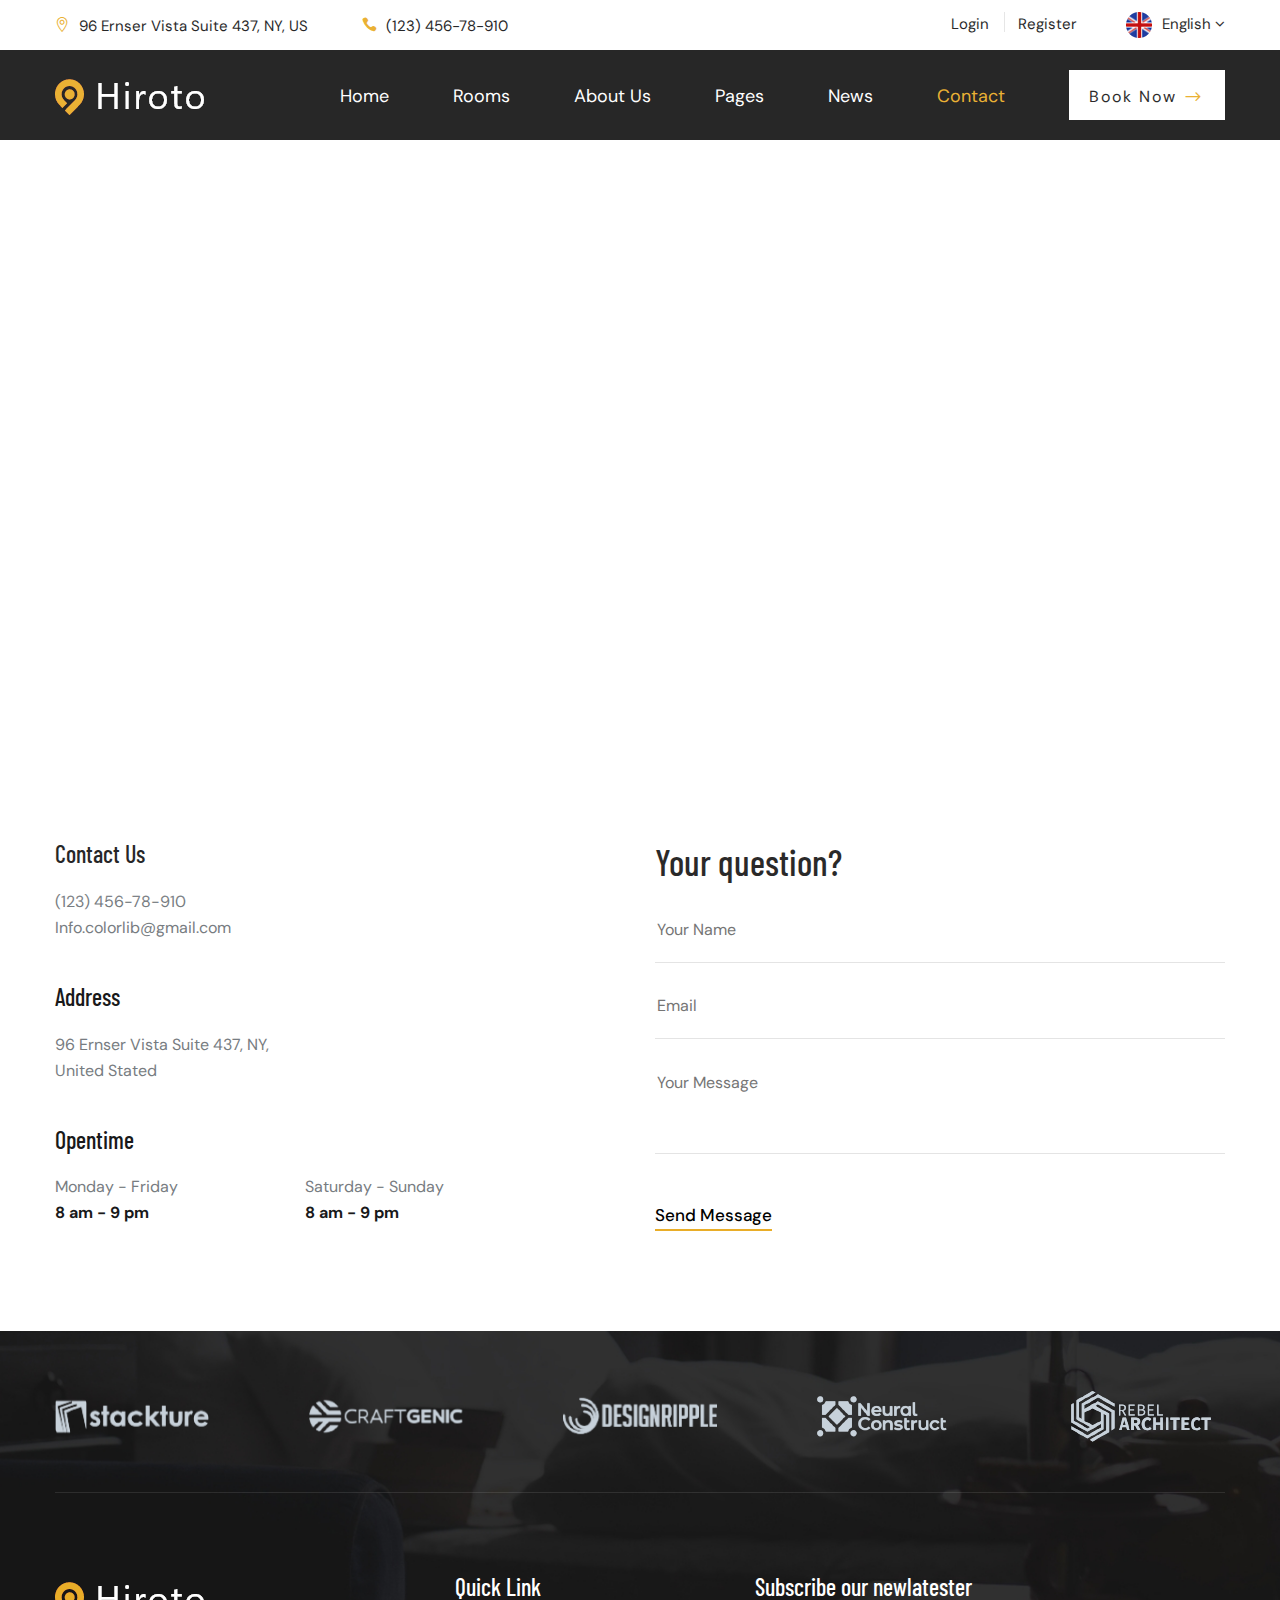
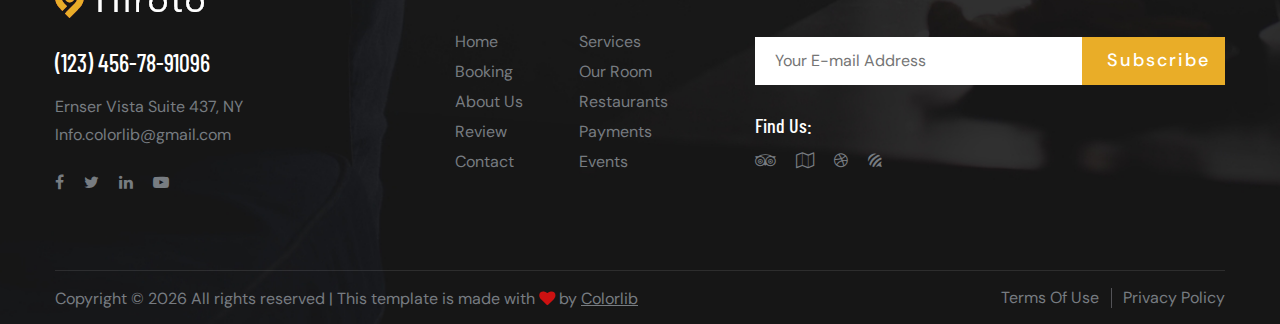
<file: contact.html>
<!DOCTYPE html>
<html lang="zxx">

<head>
    <meta charset="UTF-8">
    <meta name="description" content="Hiroto Template">
    <meta name="keywords" content="Hiroto, unica, creative, html">
    <meta name="viewport" content="width=device-width, initial-scale=1.0">
    <meta http-equiv="X-UA-Compatible" content="ie=edge">
    <title>Hiroto | Template</title>

    <!-- Css Styles -->
    <link rel="stylesheet" href="css/bootstrap.min.css" type="text/css">
    <link rel="stylesheet" href="css/font-awesome.min.css" type="text/css">
    <link rel="stylesheet" href="css/elegant-icons.css" type="text/css">
    <link rel="stylesheet" href="css/nice-select.css" type="text/css">
    <link rel="stylesheet" href="css/jquery-ui.min.css" type="text/css">
    <link rel="stylesheet" href="css/owl.carousel.min.css" type="text/css">
    <link rel="stylesheet" href="css/slicknav.min.css" type="text/css">
    <link rel="stylesheet" href="css/style.css" type="text/css">
</head>

<body>
    <!-- Page Preloder -->
    <div id="preloder">
        <div class="loader"></div>
    </div>

    <!-- Offcanvas Menu Begin -->
    <div class="offcanvas-menu-overlay"></div>
    <div class="offcanvas-menu-wrapper">
        <div class="offcanvas__logo">
            <a href="./index.html"><img src="img/logo.png" alt=""></a>
        </div>
        <div id="mobile-menu-wrap"></div>
        <div class="offcanvas__btn__widget">
            <a href="#">Book Now <span class="arrow_right"></span></a>
        </div>
        <div class="offcanvas__widget">
            <ul>
                <li><span class="icon_pin_alt"></span> 96 Ernser Vista Suite 437, NY, US</li>
                <li><span class="icon_phone"></span> (123) 456-78-910</li>
            </ul>
        </div>
        <div class="offcanvas__language">
            <img src="img/lan.png" alt="">
            <span>English</span>
            <i class="fa fa-angle-down"></i>
            <ul>
                <li>English</li>
                <li>Bangla</li>
            </ul>
        </div>
        <div class="offcanvas__auth">
            <ul>
                <li><a href="#">Login</a></li>
                <li><a href="#">Register</a></li>
            </ul>
        </div>
    </div>
    <!-- Offcanvas Menu End -->

    <!-- Header Section Begin -->
    <header class="header">
        <div class="header__top">
            <div class="container">
                <div class="row">
                    <div class="col-lg-7">
                        <ul class="header__top__widget">
                            <li><span class="icon_pin_alt"></span> 96 Ernser Vista Suite 437, NY, US</li>
                            <li><span class="icon_phone"></span> (123) 456-78-910</li>
                        </ul>
                    </div>
                    <div class="col-lg-5">
                        <div class="header__top__right">
                            <div class="header__top__auth">
                                <ul>
                                    <li><a href="#">Login</a></li>
                                    <li><a href="#">Register</a></li>
                                </ul>
                            </div>
                            <div class="header__top__language">
                                <img src="img/lan.png" alt="">
                                <span>English</span>
                                <i class="fa fa-angle-down"></i>
                                <ul>
                                    <li>English</li>
                                    <li>Bangla</li>
                                </ul>
                            </div>
                        </div>
                    </div>
                </div>
            </div>
        </div>
        <div class="header__nav__option">
            <div class="container">
                <div class="row">
                    <div class="col-lg-2">
                        <div class="header__logo">
                            <a href="./index.html"><img src="img/logo.png" alt=""></a>
                        </div>
                    </div>
                    <div class="col-lg-10">
                        <div class="header__nav">
                            <nav class="header__menu">
                                <ul class="menu__class">
                                    <li><a href="./index.html">Home</a></li>
                                    <li><a href="./rooms.html">Rooms</a></li>
                                    <li><a href="./about.html">About Us</a></li>
                                    <li><a href="#">Pages</a>
                                        <ul class="dropdown">
                                            <li><a href="./about.html">About Us</a></li>
                                            <li><a href="./room-details.html">Room Details</a></li>
                                            <li><a href="./blog-details.html">Blog Details</a></li>
                                        </ul>
                                    </li>
                                    <li><a href="./blog.html">News</a></li>
                                    <li class="active"><a href="./contact.html">Contact</a></li>
                                </ul>
                            </nav>
                            <div class="header__nav__widget">
                                <a href="#">Book Now <span class="arrow_right"></span></a>
                            </div>
                        </div>
                    </div>
                </div>
                <div class="canvas__open">
                    <span class="fa fa-bars"></span>
                </div>
            </div>
        </div>
    </header>
    <!-- Header Section End -->

    <!-- Map Begin -->
    <div class="map">
        <iframe
            src="https://www.google.com/maps/embed?pb=!1m18!1m12!1m3!1d2942.5524090066037!2d-71.10245469994108!3d42.47980730490846!2m3!1f0!2f0!3f0!3m2!1i1024!2i768!4f13.1!3m3!1m2!1s0x89e3748250c43a43%3A0xe1b9879a5e9b6657!2sWinter%20Street%20Public%20Parking%20Lot!5e0!3m2!1sen!2sbd!4v1577299251173!5m2!1sen!2sbd"
            height="600" style="border:0;" allowfullscreen=""></iframe>
    </div>
    <!-- Map End -->

    <!-- Contact Section Begin -->
    <section class="contact spad">
        <div class="container">
            <div class="row">
                <div class="col-lg-5 col-md-6 col-sm-5">
                    <div class="contact__widget">
                        <div class="contact__widget__item">
                            <h4>Contact Us</h4>
                            <ul>
                                <li>(123) 456-78-910</li>
                                <li>Info.colorlib@gmail.com</li>
                            </ul>
                        </div>
                        <div class="contact__widget__item">
                            <h4>Address</h4>
                            <p>96 Ernser Vista Suite 437, NY, <br />United Stated</p>
                        </div>
                        <div class="contact__widget__time">
                            <h4>Opentime</h4>
                            <div class="row">
                                <div class="col-lg-6 col-md-6 col-sm-6">
                                    <div class="contact__widget__time__item">
                                        <ul>
                                            <li>Monday - Friday</li>
                                            <li><span>8 am - 9 pm</span></li>
                                        </ul>
                                    </div>
                                </div>
                                <div class="col-lg-6 col-md-6 col-sm-6">
                                    <div class="contact__widget__time__item">
                                        <ul>
                                            <li>Saturday - Sunday</li>
                                            <li><span>8 am - 9 pm</span></li>
                                        </ul>
                                    </div>
                                </div>
                            </div>
                        </div>
                    </div>
                </div>
                <div class="col-lg-6 offset-lg-1 col-md-6 col-sm-7">
                    <div class="contact__form">
                        <h2>Your question?</h2>
                        <form action="#">
                            <input type="text" placeholder="Your Name">
                            <input type="text" placeholder="Email">
                            <textarea placeholder="Your Message"></textarea>
                            <button type="submit">Send Message</button>
                        </form>
                    </div>
                </div>
            </div>
        </div>
    </section>
    <!-- Contact Section End -->

    <!-- Footer Section Begin -->
    <footer class="footer set-bg" data-setbg="img/footer-bg.jpg">
        <div class="container">
            <div class="row">
                <div class="col-lg-12">
                    <div class="logo__carousel owl-carousel">
                        <div class="logo__carousel__item">
                            <a href="#"><img src="img/logo/logo-1.png" alt=""></a>
                        </div>
                        <div class="logo__carousel__item">
                            <a href="#"><img src="img/logo/logo-2.png" alt=""></a>
                        </div>
                        <div class="logo__carousel__item">
                            <a href="#"><img src="img/logo/logo-3.png" alt=""></a>
                        </div>
                        <div class="logo__carousel__item">
                            <a href="#"><img src="img/logo/logo-4.png" alt=""></a>
                        </div>
                        <div class="logo__carousel__item">
                            <a href="#"><img src="img/logo/logo-5.png" alt=""></a>
                        </div>
                    </div>
                </div>
            </div>
        </div>
        <div class="container">
            <div class="footer__content">
                <div class="row">
                    <div class="col-lg-3 col-md-6 col-sm-6">
                        <div class="footer__about">
                            <div class="footer__logo">
                                <a href="#"><img src="img/logo.png" alt=""></a>
                            </div>
                            <h4>(123) 456-78-91096</h4>
                            <ul>
                                <li>Ernser Vista Suite 437, NY</li>
                                <li>Info.colorlib@gmail.com</li>
                            </ul>
                            <div class="footer__social">
                                <a href="#"><i class="fa fa-facebook"></i></a>
                                <a href="#"><i class="fa fa-twitter"></i></a>
                                <a href="#"><i class="fa fa-linkedin"></i></a>
                                <a href="#"><i class="fa fa-youtube-play"></i></a>
                            </div>
                        </div>
                    </div>
                    <div class="col-lg-3 offset-lg-1 col-md-5 offset-md-1 col-sm-6">
                        <div class="footer__widget">
                            <h4>Quick Link</h4>
                            <ul>
                                <li><a href="#">Home</a></li>
                                <li><a href="#">Booking</a></li>
                                <li><a href="#">About Us</a></li>
                                <li><a href="#">Review</a></li>
                                <li><a href="#">Contact</a></li>
                            </ul>
                            <ul>
                                <li><a href="#">Services</a></li>
                                <li><a href="#">Our Room</a></li>
                                <li><a href="#">Restaurants</a></li>
                                <li><a href="#">Payments</a></li>
                                <li><a href="#">Events</a></li>
                            </ul>
                        </div>
                    </div>
                    <div class="col-lg-5 col-md-8 col-sm-12">
                        <div class="footer__newslatter">
                            <h4>Subscribe our newlatester</h4>
                            <form action="#">
                                <input type="text" placeholder="Your E-mail Address">
                                <button type="submit">Subscribe</button>
                            </form>
                            <div class="footer__newslatter__find">
                                <h5>Find Us:</h5>
                                <div class="footer__newslatter__find__links">
                                    <a href="#"><i class="fa fa-tripadvisor"></i></a>
                                    <a href="#"><i class="fa fa-map-o"></i></a>
                                    <a href="#"><i class="fa fa-dribbble"></i></a>
                                    <a href="#"><i class="fa fa-forumbee"></i></a>
                                </div>
                            </div>
                        </div>
                    </div>
                </div>
            </div>
            <div class="footer__copyright">
                <div class="row">
                    <div class="col-lg-7 col-md-7">
                        <!-- Link back to Colorlib can't be removed. Template is licensed under CC BY 3.0. -->
                        <div class="footer__copyright__text">
                            <p>Copyright &copy; <script>document.write(new Date().getFullYear());</script> All rights reserved | This template is made with <i class="fa fa-heart" aria-hidden="true"></i> by <a href="https://colorlib.com" target="_blank">Colorlib</a></p>
                        </div>
                        <!-- Link back to Colorlib can't be removed. Template is licensed under CC BY 3.0. -->
                    </div>
                    <div class="col-lg-5 col-md-5">
                        <ul class="footer__copyright__links">
                            <li><a href="#">Terms Of Use</a></li>
                            <li><a href="#">Privacy Policy</a></li>
                        </ul>
                    </div>
                </div>
            </div>
        </div>
    </footer>
    <!-- Footer Section End -->

    <!-- Js Plugins -->
    <script src="js/jquery-3.3.1.min.js"></script>
    <script src="js/bootstrap.min.js"></script>
    <script src="js/jquery.nice-select.min.js"></script>
    <script src="js/jquery-ui.min.js"></script>
    <script src="js/jquery.slicknav.js"></script>
    <script src="js/owl.carousel.min.js"></script>
    <script src="js/main.js"></script>
</body>

</html>
</file>
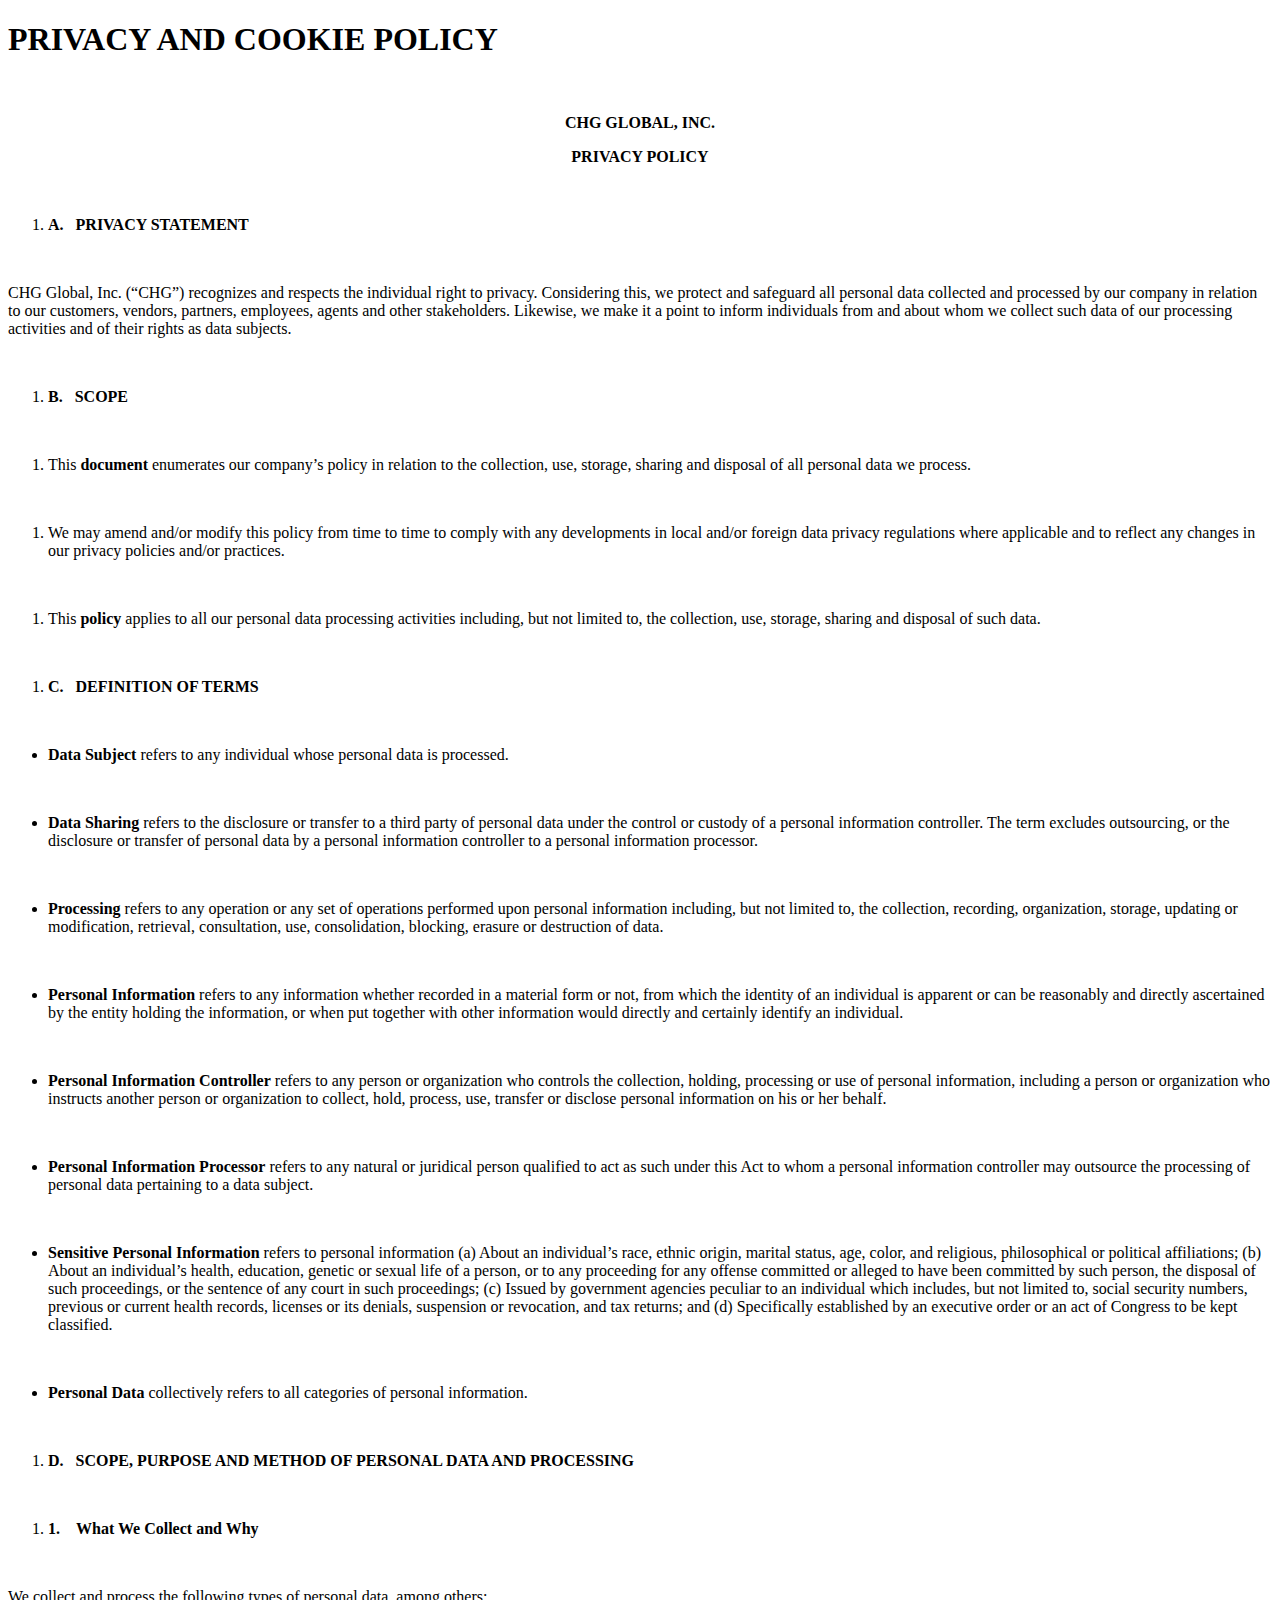
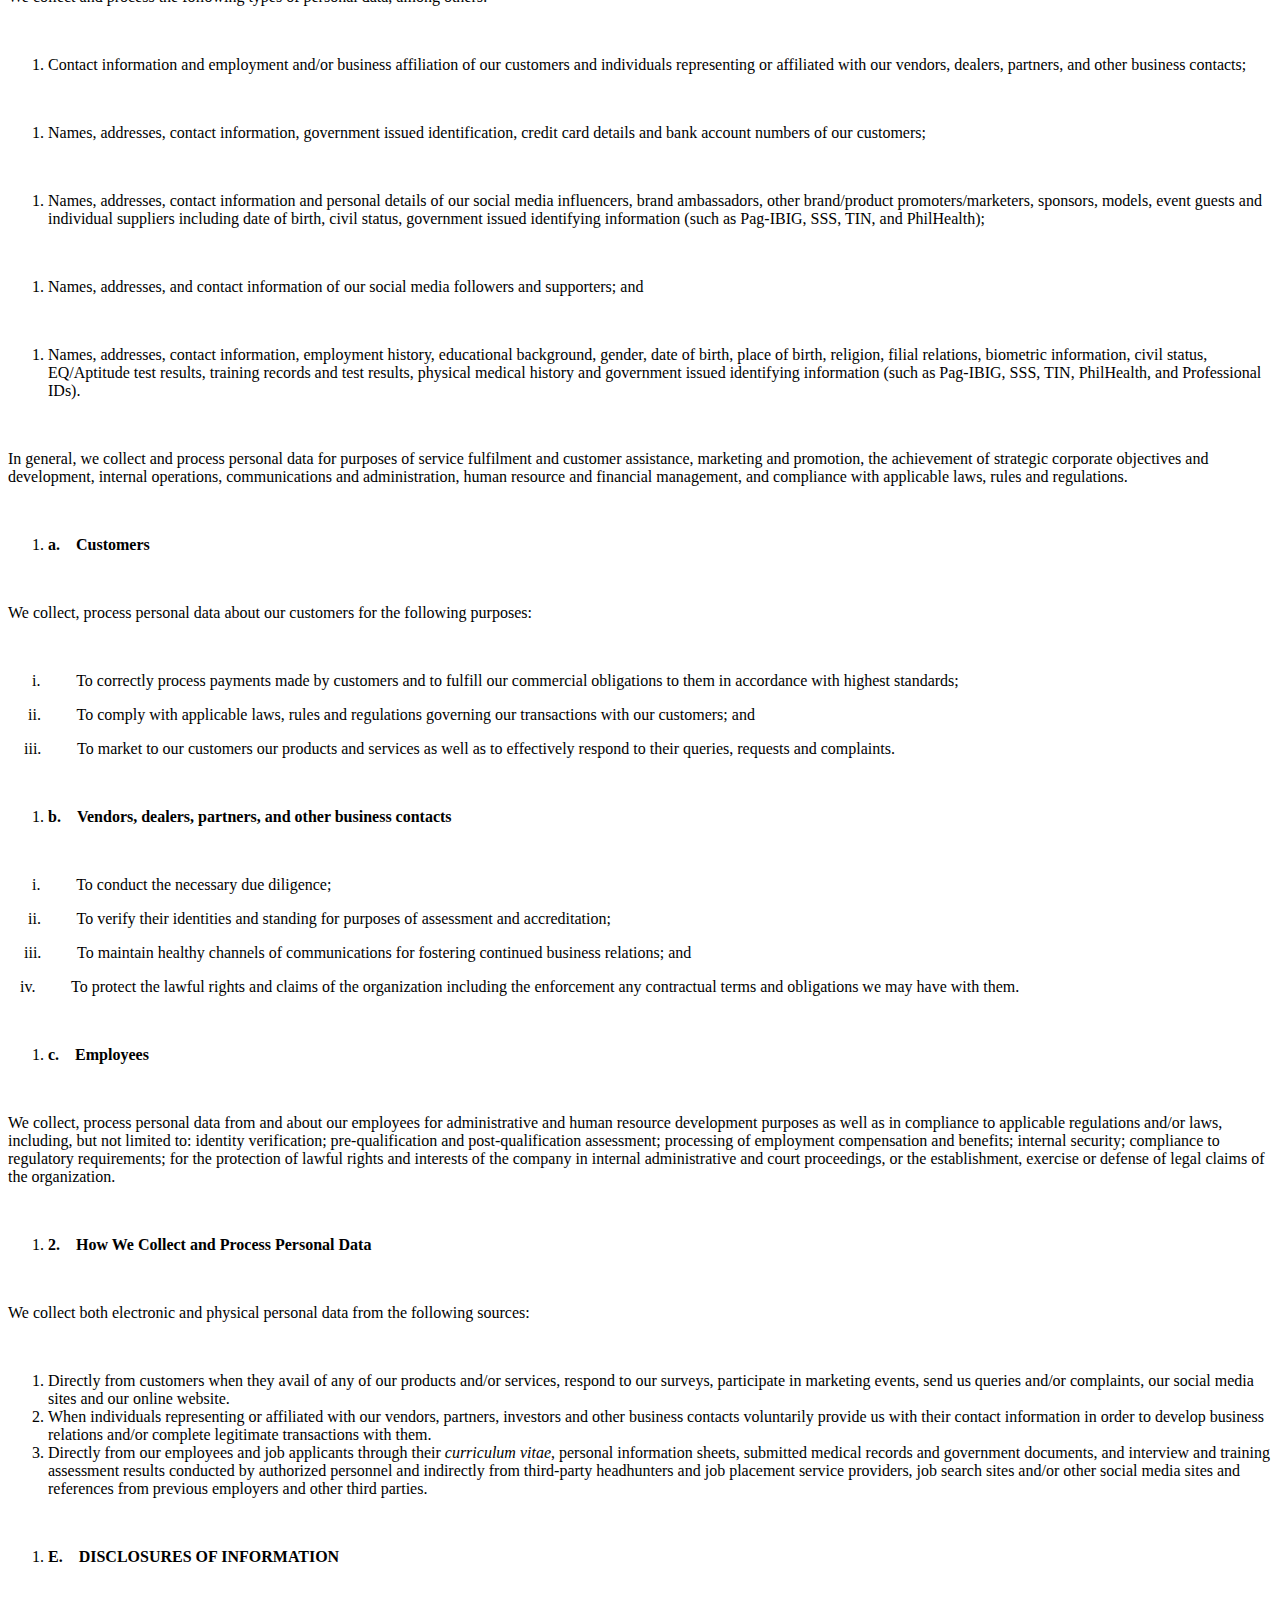
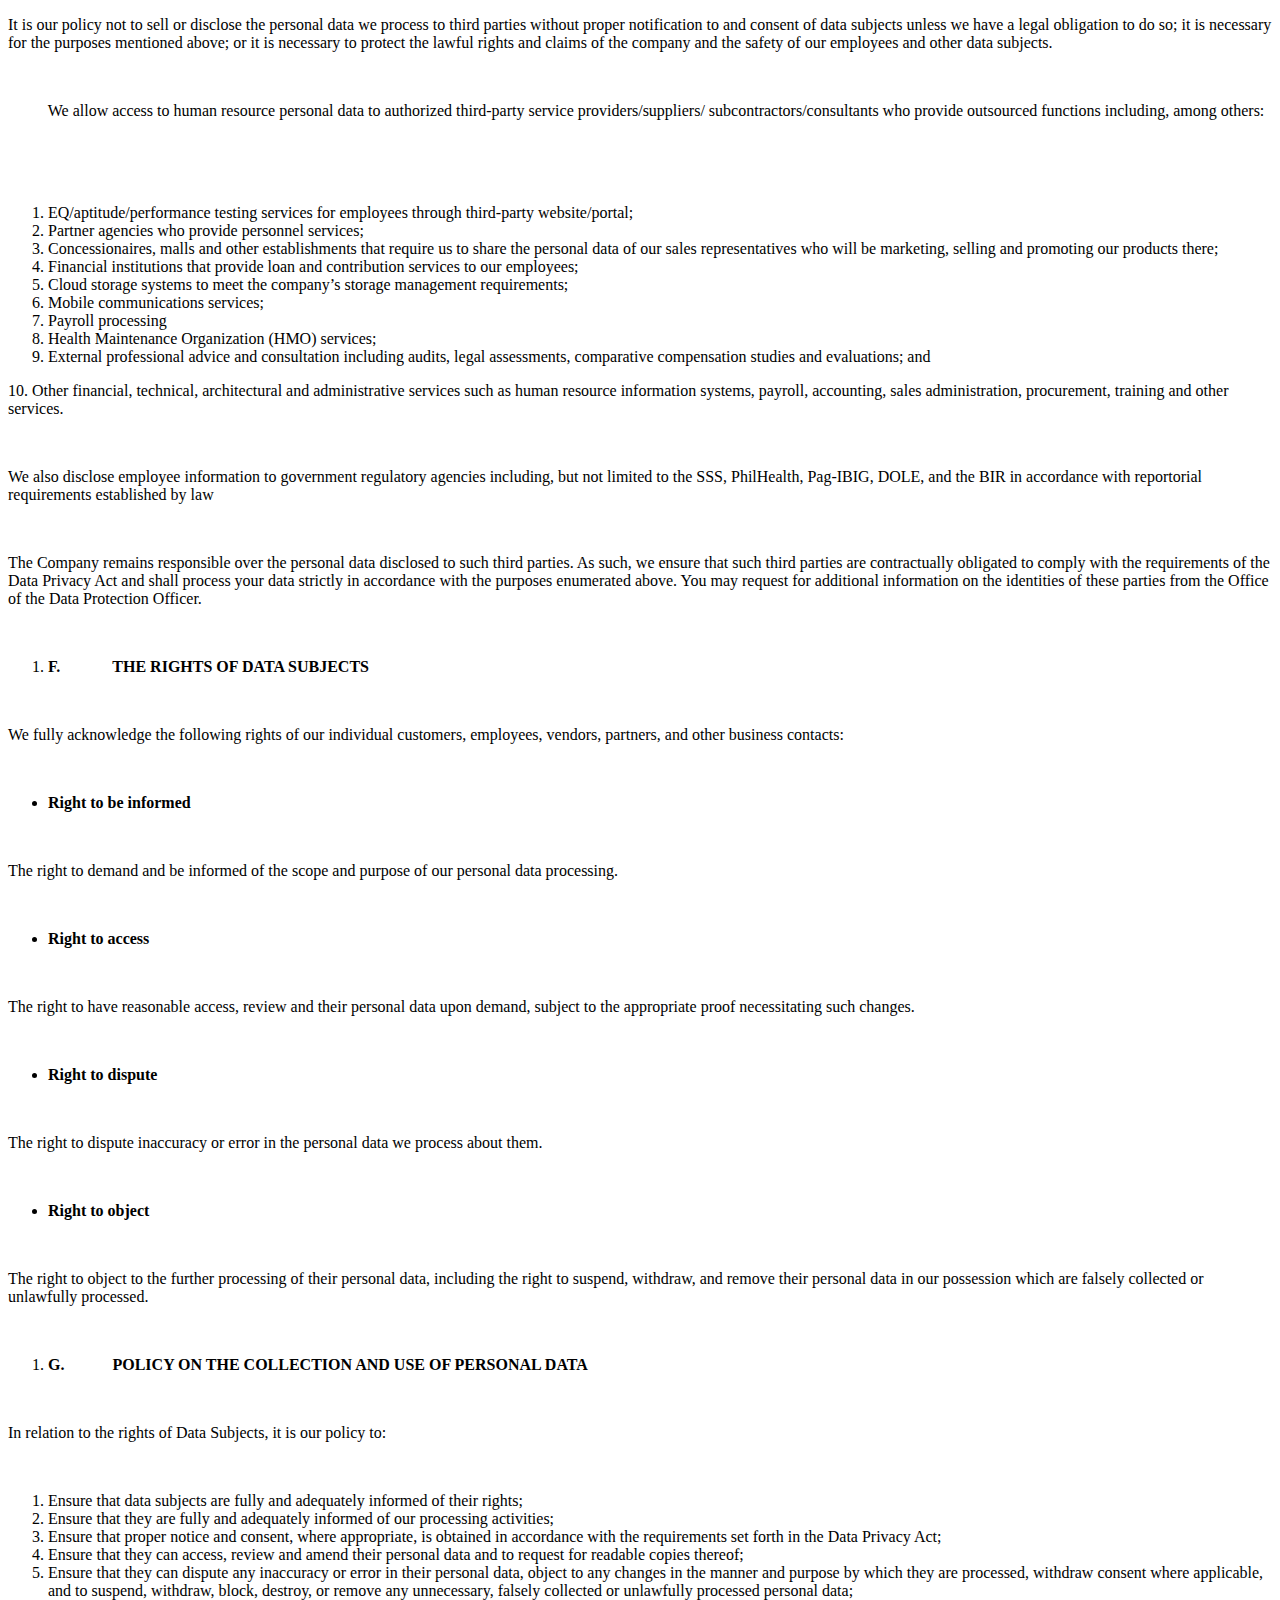
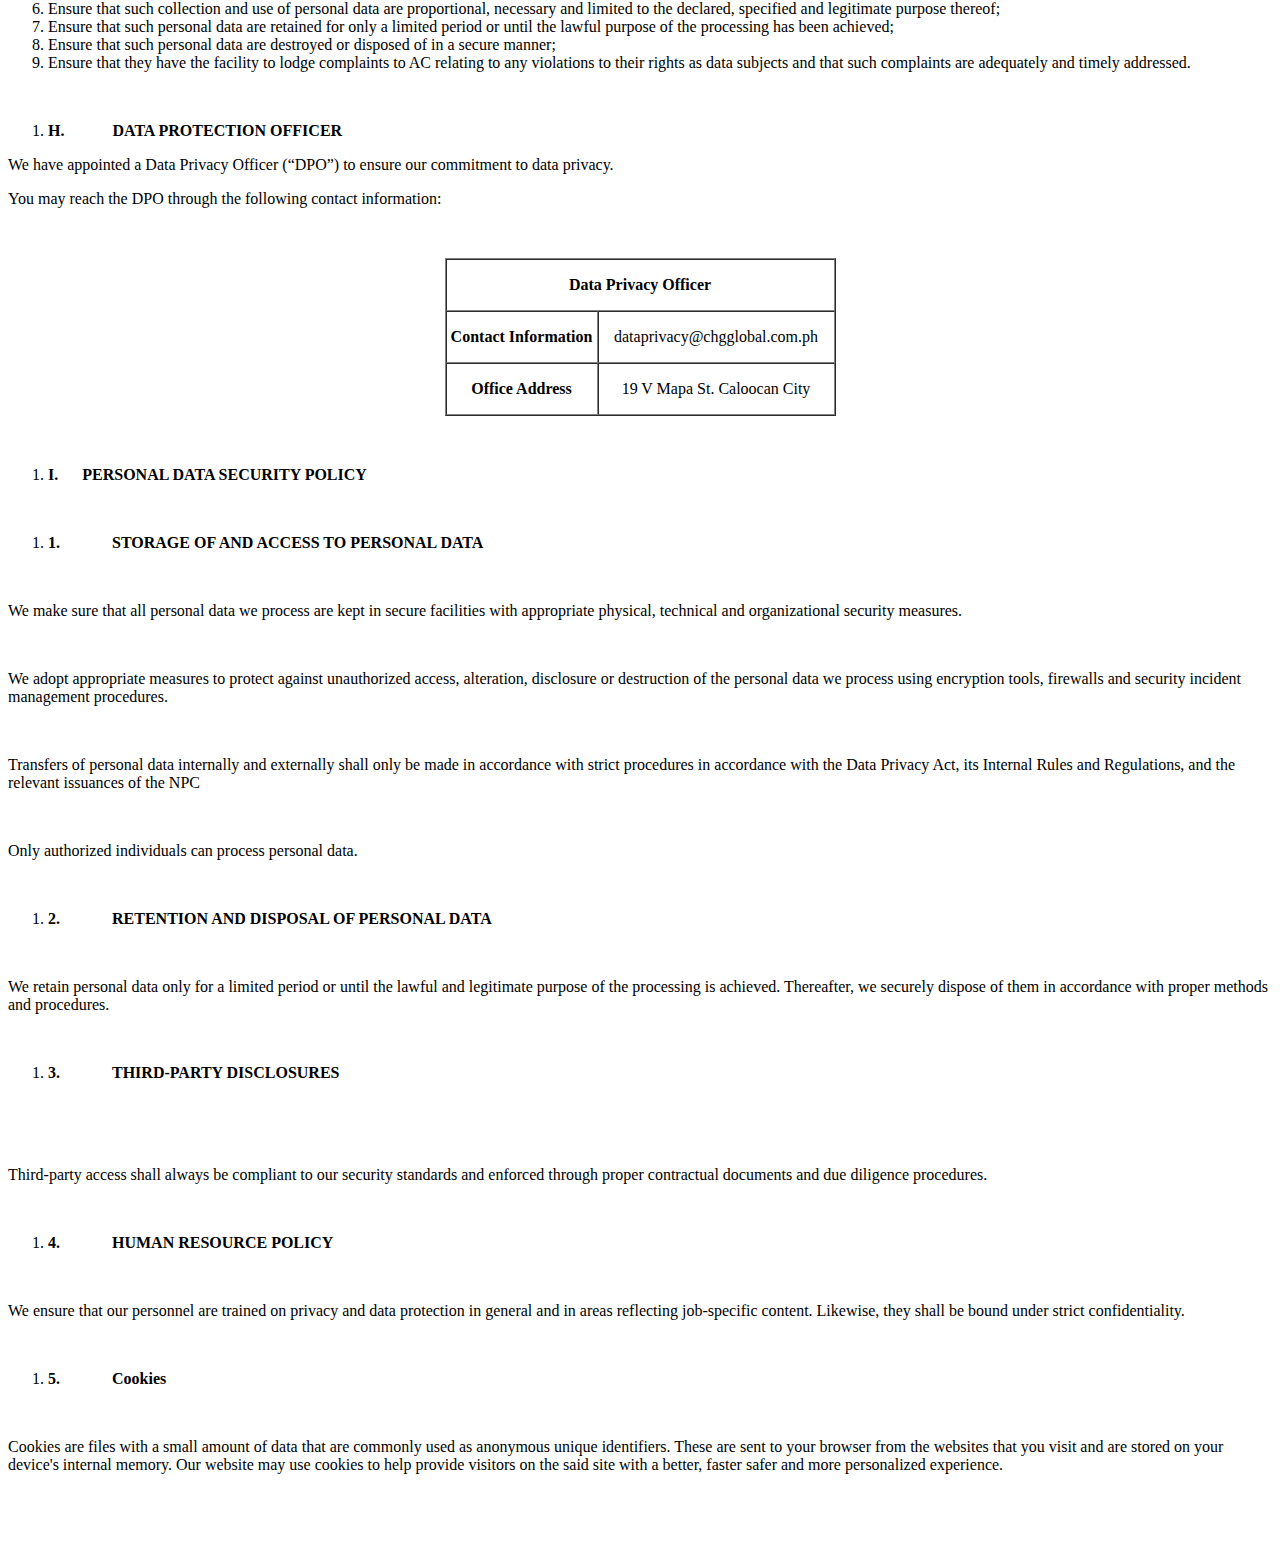
<file: privacy.html>
<!DOCTYPE html>
<html lang="en">
<head>
    <meta charset="UTF-8">
    <title>Privacy & Cookie Policy</title>
</head>
<body>
<div class="page-title-wrapper">
    <h1 class="page-title"><span class="base" data-ui-id="page-title-wrapper">PRIVACY AND COOKIE POLICY</span></h1>
</div>
<div class="page messages">
    <div data-placeholder="messages"></div>
    <div data-bind="scope: 'messages'"></div>
</div>
<div class="columns">
    <div class="column main">
        <p align="center"><b> </b></p>
        <p align="center"><b>CHG GLOBAL, INC.</b></p>
        <p align="center"><b>PRIVACY POLICY</b></p>
        <p> </p>
        <ol>
            <li><b>A.  <span> </span></b><b>PRIVACY STATEMENT</b></li>
        </ol>
        <p><b> </b></p>
        <p>CHG Global, Inc. (“CHG”) recognizes and respects the individual right to privacy. Considering this, we protect and safeguard all personal data collected and processed by our company in relation to our customers, vendors, partners, employees, agents and other stakeholders. Likewise, we make it a point to inform individuals from and about whom we collect such data of our processing activities and of their rights as data subjects.</p>
        <p> </p>
        <ol>
            <li><b>B.  <span> </span></b><b>SCOPE</b></li>
        </ol>
        <p><b> </b></p>
        <ol>
            <li>This<span> </span><b>document</b><span> </span>enumerates our company’s policy in relation to the collection, use, storage, sharing and disposal of all personal data we process.</li>
        </ol>
        <p> </p>
        <ol>
            <li>We may amend and/or modify this policy from time to time to comply with any developments in local and/or foreign data privacy regulations where applicable and to reflect any changes in our privacy policies and/or practices.<b></b></li>
        </ol>
        <p><b> </b></p>
        <ol>
            <li>This<span> </span><b>policy<span> </span></b>applies to all our personal data processing activities including, but not limited to, the collection, use, storage, sharing and disposal of such data. </li>
        </ol>
        <p> </p>
        <ol>
            <li><b>C.  <span> </span></b><b>DEFINITION OF TERMS</b></li>
        </ol>
        <p><b> </b></p>
        <ul>
            <li><b>Data Subject</b><span> </span>refers to any individual whose personal data is processed.</li>
        </ul>
        <p> </p>
        <ul>
            <li><b>Data Sharing<span> </span></b>refers to the<b><span> </span></b>disclosure or transfer to a third party of personal data under the control or custody of a personal information controller. The term excludes outsourcing, or the disclosure or transfer of personal data by a personal information controller to a personal information processor.<b></b></li>
        </ul>
        <p><b> </b></p>
        <ul>
            <li><b>Processing<span> </span></b>refers to any operation or any set of operations performed upon personal information including, but not limited to, the collection, recording, organization, storage, updating or modification, retrieval, consultation, use, consolidation, blocking, erasure or destruction of data.</li>
        </ul>
        <p> </p>
        <ul>
            <li><b>Personal Information</b><span> </span>refers to any information whether recorded in a material form or not, from which the identity of an individual is apparent or can be reasonably and directly ascertained by the entity holding the information, or when put together with other information would directly and certainly identify an individual.</li>
        </ul>
        <p> </p>
        <ul>
            <li><b>Personal Information Controller<span> </span></b>refers to any person or organization who controls the collection, holding, processing or use of personal information, including a person or organization who instructs another person or organization to collect, hold, process, use, transfer or disclose personal information on his or her behalf.</li>
        </ul>
        <p> </p>
        <ul>
            <li><b>Personal Information Processor<span> </span></b>refers to any natural or juridical person qualified to act as such under this Act to whom a personal information controller may outsource the processing of personal data pertaining to a data subject.</li>
        </ul>
        <p> </p>
        <ul>
            <li><b>Sensitive Personal Information<span> </span></b>refers to personal information (a) About an individual’s race, ethnic origin, marital status, age, color, and religious, philosophical or political affiliations; (b) About an individual’s health, education, genetic or sexual life of a person, or to any proceeding for any offense committed or alleged to have been committed by such person, the disposal of such proceedings, or the sentence of any court in such proceedings; (c) Issued by government agencies peculiar to an individual which includes, but not limited to, social security numbers, previous or current health records, licenses or its denials, suspension or revocation, and tax returns; and (d) Specifically established by an executive order or an act of Congress to be kept classified.</li>
        </ul>
        <p> </p>
        <ul>
            <li><b>Personal Data<span> </span></b>collectively refers to all categories of personal information.<b></b></li>
        </ul>
        <p> </p>
        <ol>
            <li><b>D.  <span> </span></b><b>SCOPE, PURPOSE AND METHOD OF PERSONAL DATA AND PROCESSING</b></li>
        </ol>
        <p> </p>
        <ol>
            <li><b>1.   <span> </span></b><b>What We Collect and Why</b></li>
        </ol>
        <p><b> </b></p>
        <p>We collect and process the following types of personal data, among others:</p>
        <p> </p>
        <ol>
            <li>Contact information and employment and/or business affiliation of our customers and individuals representing or affiliated with our vendors, dealers, partners, and other business contacts;</li>
        </ol>
        <p> </p>
        <ol>
            <li>Names, addresses, contact information, government issued identification, credit card details and bank account numbers of our customers;</li>
        </ol>
        <p> </p>
        <ol>
            <li>Names, addresses, contact information and personal details of our social media influencers, brand ambassadors, other brand/product promoters/marketers, sponsors, models, event guests and individual suppliers including date of birth, civil status, government issued identifying information (such as Pag-IBIG, SSS, TIN, and PhilHealth);</li>
        </ol>
        <p> </p>
        <ol>
            <li>Names, addresses, and contact information of our social media followers and supporters; and</li>
        </ol>
        <p>                                                                                </p>
        <ol>
            <li>Names, addresses, contact information, employment history, educational background, gender, date of birth, place of birth, religion, filial relations, biometric information, civil status, EQ/Aptitude test results, training records and test results, physical medical history and government issued identifying information (such as Pag-IBIG, SSS, TIN, PhilHealth, and Professional IDs).</li>
        </ol>
        <p> </p>
        <p>In general, we collect and process personal data for purposes of service fulfilment and customer assistance, marketing and promotion, the achievement of strategic corporate objectives and development, internal operations, communications and administration, human resource and financial management, and compliance with applicable laws, rules and regulations.</p>
        <p><b> </b></p>
        <ol>
            <li><b>a.   <span> </span></b><b>Customers</b></li>
        </ol>
        <p> </p>
        <p>We collect, process personal data about our customers for the following purposes:</p>
        <p> </p>
        <p>      i.         To correctly process payments made by customers and to fulfill our commercial obligations to them in accordance with highest standards;</p>
        <p>     ii.         To comply with applicable laws, rules and regulations governing our transactions with our customers; and</p>
        <p>    iii.         To market to our customers our products and services as well as to effectively respond to their queries, requests and complaints.</p>
        <p><b> </b></p>
        <ol>
            <li><b>b.   <span> </span></b><b>Vendors, dealers, partners, and other business contacts</b></li>
        </ol>
        <p><b> </b></p>
        <p>      i.         To conduct the necessary due diligence;<b></b></p>
        <p>     ii.         To verify their identities and standing for purposes of assessment and accreditation;<b></b></p>
        <p>    iii.         To maintain healthy channels of communications for fostering continued business relations; and<b></b></p>
        <p>   iv.         To protect the lawful rights and claims of the organization including the enforcement any contractual terms and obligations we may have with them.<b></b></p>
        <p><b> </b></p>
        <ol>
            <li><b>c.   <span> </span></b><b>Employees</b><b></b></li>
        </ol>
        <p> </p>
        <p>We collect, process personal data from and about our employees for administrative and human resource development purposes as well as in compliance to applicable regulations and/or laws, including, but not limited to: identity verification; pre-qualification and post-qualification assessment; processing of employment compensation and benefits; internal security; compliance to regulatory requirements; for the protection of lawful rights and interests of the company in internal administrative and court proceedings, or the establishment, exercise or defense of legal claims of the organization.</p>
        <p><b> </b></p>
        <ol>
            <li><b>2.   <span> </span></b><b>How We Collect and Process Personal Data</b></li>
        </ol>
        <p> </p>
        <p>We collect both electronic and physical personal data from the following sources:</p>
        <p> </p>
        <ol>
            <li>Directly from customers when they avail of any of our products and/or services, respond to our surveys, participate in marketing events, send us queries and/or complaints, our social media sites and our online website.</li>
            <li>When individuals representing or affiliated with our vendors, partners, investors and other business contacts voluntarily provide us with their contact information in order to develop business relations and/or complete legitimate transactions with them.</li>
            <li>Directly from our employees and job applicants through their<span> </span><i>curriculum vitae</i>, personal information sheets, submitted medical records and government documents, and interview and training assessment results conducted by authorized personnel and indirectly from third-party headhunters and job placement service providers, job search sites and/or other social media sites and references from previous employers and other third parties.</li>
        </ol>
        <p> </p>
        <ol>
            <li><b>E.   <span> </span></b><b>DISCLOSURES OF INFORMATION</b></li>
        </ol>
        <p> </p>
        <p>It is our policy not to sell or disclose the personal data we process to third parties without proper notification to and consent of data subjects unless we have a legal obligation to do so; it is necessary for the purposes mentioned above; or it is necessary to protect the lawful rights and claims of the company and the safety of our employees and other data subjects.</p>
        <p> </p>
        <p>          We allow access to human resource personal data to authorized third-party service providers/suppliers/ subcontractors/consultants who provide outsourced functions including, among others:</p>
        <p> </p>
        <p> </p>
        <ol>
            <li>EQ/aptitude/performance testing services for employees through third-party website/portal;</li>
            <li>Partner agencies who provide personnel services;</li>
            <li>Concessionaires, malls and other establishments that require us to share the personal data of our sales representatives who will be marketing, selling and promoting our products there;</li>
            <li>Financial institutions that provide loan and contribution services to our employees;</li>
            <li>Cloud storage systems to meet the company’s storage management requirements;</li>
            <li>Mobile communications services;</li>
            <li>Payroll processing</li>
            <li>Health Maintenance Organization (HMO) services;</li>
            <li>External professional advice and consultation including audits, legal assessments, comparative compensation studies and evaluations; and</li>
        </ol>
        <p>10. Other financial, technical, architectural and administrative services such as human resource information systems, payroll, accounting, sales administration, procurement, training and other services.</p>
        <p> </p>
        <p>We also disclose employee information to government regulatory agencies including, but not limited to the SSS, PhilHealth, Pag-IBIG, DOLE, and the BIR in accordance with reportorial requirements established by law</p>
        <p> </p>
        <p>The Company remains responsible over the personal data disclosed to such third parties. As such, we ensure that such third parties are contractually obligated to comply with the requirements of the Data Privacy Act and shall process your data strictly in accordance with the purposes enumerated above. You may request for additional information on the identities of these parties from the Office of the Data Protection Officer.</p>
        <p> </p>
        <ol>
            <li><b>F.            <span> </span></b><b>THE RIGHTS OF DATA SUBJECTS</b></li>
        </ol>
        <p> </p>
        <p>We fully acknowledge the following rights of our individual customers, employees, vendors, partners, and other business contacts:</p>
        <p> </p>
        <ul>
            <li><b>Right to be informed</b></li>
        </ul>
        <p> </p>
        <p>The right to demand and be informed of the scope and purpose of our personal data processing.</p>
        <p><b> </b></p>
        <ul>
            <li><b>Right to access</b></li>
        </ul>
        <p> </p>
        <p>The right to have reasonable access, review and their personal data upon demand, subject to the appropriate proof necessitating such changes.</p>
        <p> </p>
        <ul>
            <li><b>Right to dispute</b></li>
        </ul>
        <p> </p>
        <p>The right to dispute inaccuracy or error in the personal data we process about them.</p>
        <p> </p>
        <ul>
            <li><b>Right to object</b></li>
        </ul>
        <p> </p>
        <p>The right to object to the further processing of their personal data, including the right to suspend, withdraw, and remove their personal data in our possession which are falsely collected or unlawfully processed.</p>
        <p> </p>
        <ol>
            <li><b>G.           <span> </span></b><b>POLICY ON THE COLLECTION AND USE OF PERSONAL DATA</b></li>
        </ol>
        <p><b> </b></p>
        <p>In relation to the rights of Data Subjects, it is our policy to:</p>
        <p> </p>
        <ol>
            <li>Ensure that data subjects are fully and adequately informed of their rights;</li>
            <li>Ensure that they are fully and adequately informed of our processing activities;</li>
            <li>Ensure that proper notice and consent, where appropriate, is obtained in accordance with the requirements set forth in the Data Privacy Act;</li>
            <li>Ensure that they can access, review and amend their personal data and to request for readable copies thereof; </li>
            <li>Ensure that they can dispute any inaccuracy or error in their personal data, object to any changes in the manner and purpose by which they are processed, withdraw consent where applicable, and to suspend, withdraw, block, destroy, or remove any unnecessary, falsely collected or unlawfully processed personal data;</li>
            <li>Ensure that such collection and use of personal data are proportional, necessary and limited to the declared, specified and legitimate purpose thereof;</li>
            <li>Ensure that such personal data are retained for only a limited period or until the lawful purpose of the processing has been achieved;</li>
            <li>Ensure that such personal data are destroyed or disposed of in a secure manner;</li>
            <li>Ensure that they have the facility to lodge complaints to AC relating to any violations to their rights as data subjects and that such complaints are adequately and timely addressed.</li>
        </ol>
        <p> </p>
        <ol>
            <li><b>H.           <span> </span></b><b>DATA PROTECTION OFFICER</b></li>
        </ol>
        <p>We have appointed a Data Privacy Officer (“DPO”) to ensure our commitment to data privacy.</p>
        <p>You may reach the DPO through the following contact information:</p>
        <p> </p>
        <div align="center">
            <table border="1" cellspacing="0" cellpadding="0">
                <tbody>
                <tr>
                    <td colspan="2" width="385">
                        <p class="MediumShading1-Accent11" align="center"><b>Data Privacy Officer</b></p>
                    </td>
                </tr>
                <tr>
                    <td width="150">
                        <p class="MediumShading1-Accent11" align="center"><b>Contact Information</b></p>
                    </td>
                    <td width="235">
                        <p class="MediumShading1-Accent11" align="center">dataprivacy@chgglobal.com.ph</p>
                    </td>
                </tr>
                <tr>
                    <td width="150">
                        <p class="MediumShading1-Accent11" align="center"><b>Office Address</b></p>
                    </td>
                    <td width="235">
                        <p class="MediumShading1-Accent11" align="center">19 V Mapa St. Caloocan City</p>
                    </td>
                </tr>
                </tbody>
            </table>
        </div>
        <p> </p>
        <ol>
            <li><b>I.     <span> </span></b><b>PERSONAL DATA SECURITY POLICY</b></li>
        </ol>
        <p> </p>
        <ol>
            <li><b>1.            <span> </span></b><b>STORAGE OF AND ACCESS TO PERSONAL DATA</b></li>
        </ol>
        <p> </p>
        <p>We make sure that all personal data we process are kept in secure facilities with appropriate physical, technical and organizational security measures.</p>
        <p> </p>
        <p>We adopt appropriate measures to protect against unauthorized access, alteration, disclosure or destruction of the personal data we process using encryption tools, firewalls and security incident management procedures.</p>
        <p> </p>
        <p>Transfers of personal data internally and externally shall only be made in accordance with strict procedures in accordance with the Data Privacy Act, its Internal Rules and Regulations, and the relevant issuances of the NPC</p>
        <p> </p>
        <p>Only authorized individuals can process personal data.  </p>
        <p> </p>
        <ol>
            <li><b>2.            <span> </span></b><b>RETENTION AND DISPOSAL OF PERSONAL DATA</b></li>
        </ol>
        <p> </p>
        <p>We retain personal data only for a limited period or until the lawful and legitimate purpose of the processing is achieved. Thereafter, we securely dispose of them in accordance with proper methods and procedures.</p>
        <p> </p>
        <ol>
            <li><b>3.            <span> </span></b><b>THIRD-PARTY DISCLOSURES</b></li>
        </ol>
        <p> </p>
        <p> </p>
        <p>Third-party access shall always be compliant to our security standards and enforced through proper contractual documents and due diligence procedures.</p>
        <p> </p>
        <ol>
            <li><b>4.            <span> </span></b><b>HUMAN<span> </span></b><b>RESOURCE POLICY</b></li>
        </ol>
        <p><b> </b></p>
        <p>We ensure that our personnel are trained on privacy and data protection in general and in areas reflecting job-specific content. Likewise, they shall be bound under strict confidentiality.</p>
        <p> </p>
        <ol>
            <li><b>5.            <span> </span></b><b>Cookies</b></li>
        </ol>
        <p> </p>
        <p>Cookies are files with a small amount of data that are commonly used as anonymous unique identifiers. These are sent to your browser from the websites that you visit and are stored on your device's internal memory. Our website may use cookies to help provide visitors on the said site with a better, faster safer and more personalized experience.</p>
        <p> </p>
        <p> </p>
    </div>
</div>
</body>
</html>
</file>
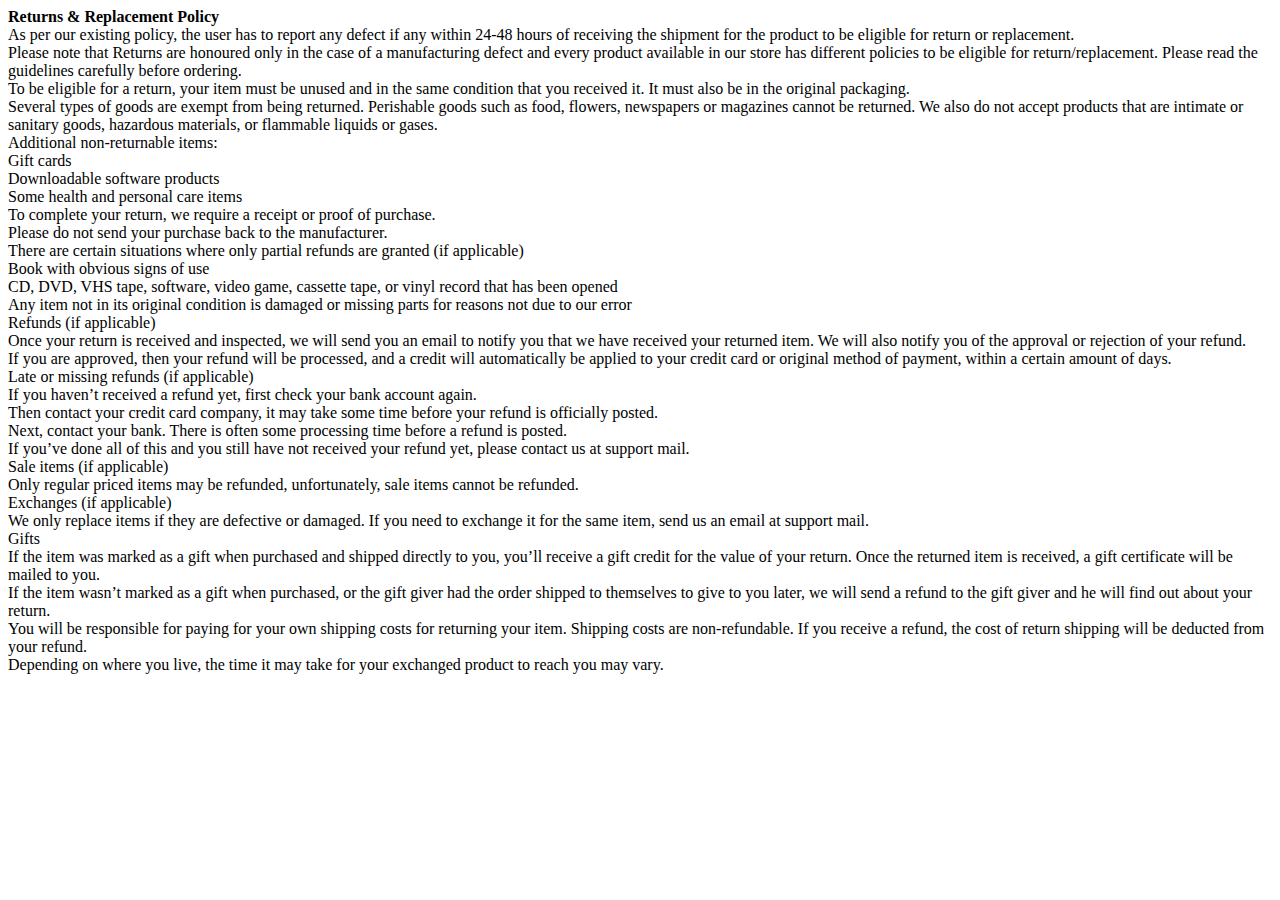
<file: return.html>
<!DOCTYPE html>
<html lang="en">
<head>
    <meta charset="UTF-8">
    <title>Return Policy</title>
</head>
<body>
<strong>Returns &amp; Replacement Policy</strong><br />As per our existing policy, the user has to report any defect if any within 24-48 hours of receiving the shipment for the product to be eligible for return or replacement.<br />Please note that Returns are honoured only in the case of a manufacturing defect and every product available in our store has different policies to be eligible for return/replacement. Please read the guidelines carefully before ordering.<br />To be eligible for a return, your item must be unused and in the same condition that you received it. It must also be in the original packaging.<br />Several types of goods are exempt from being returned. Perishable goods such as food, flowers, newspapers or magazines cannot be returned. We also do not accept products that are intimate or sanitary goods, hazardous materials, or flammable liquids or gases.<br />Additional non-returnable items:<br />Gift cards<br />Downloadable software products<br />Some health and personal care items<br />To complete your return, we require a receipt or proof of purchase.<br />Please do not send your purchase back to the manufacturer.<br />There are certain situations where only partial refunds are granted (if applicable)<br />Book with obvious signs of use<br />CD, DVD, VHS tape, software, video game, cassette tape, or vinyl record that has been opened<br />Any item not in its original condition is damaged or missing parts for reasons not due to our error<br />Refunds (if applicable)<br />Once your return is received and inspected, we will send you an email to notify you that we have received your returned item. We will also notify you of the approval or rejection of your refund.<br />If you are approved, then your refund will be processed, and a credit will automatically be applied to your credit card or original method of payment, within a certain amount of days.<br />Late or missing refunds (if applicable)<br />If you haven’t received a refund yet, first check your bank account again.<br />Then contact your credit card company, it may take some time before your refund is officially posted.<br />Next, contact your bank. There is often some processing time before a refund is posted.<br />If you’ve done all of this and you still have not received your refund yet, please contact us at support mail.<br />Sale items (if applicable)<br />Only regular priced items may be refunded, unfortunately, sale items cannot be refunded.<br />Exchanges (if applicable)<br />We only replace items if they are defective or damaged. If you need to exchange it for the same item, send us an email at support mail.<br />Gifts<br />If the item was marked as a gift when purchased and shipped directly to you, you’ll receive a gift credit for the value of your return. Once the returned item is received, a gift certificate will be mailed to you.<br />If the item wasn’t marked as a gift when purchased, or the gift giver had the order shipped to themselves to give to you later, we will send a refund to the gift giver and he will find out about your return.<br />You will be responsible for paying for your own shipping costs for returning your item. Shipping costs are non-refundable. If you receive a refund, the cost of return shipping will be deducted from your refund.<br />Depending on where you live, the time it may take for your exchanged product to reach you may vary.
</body>
</html>
</file>
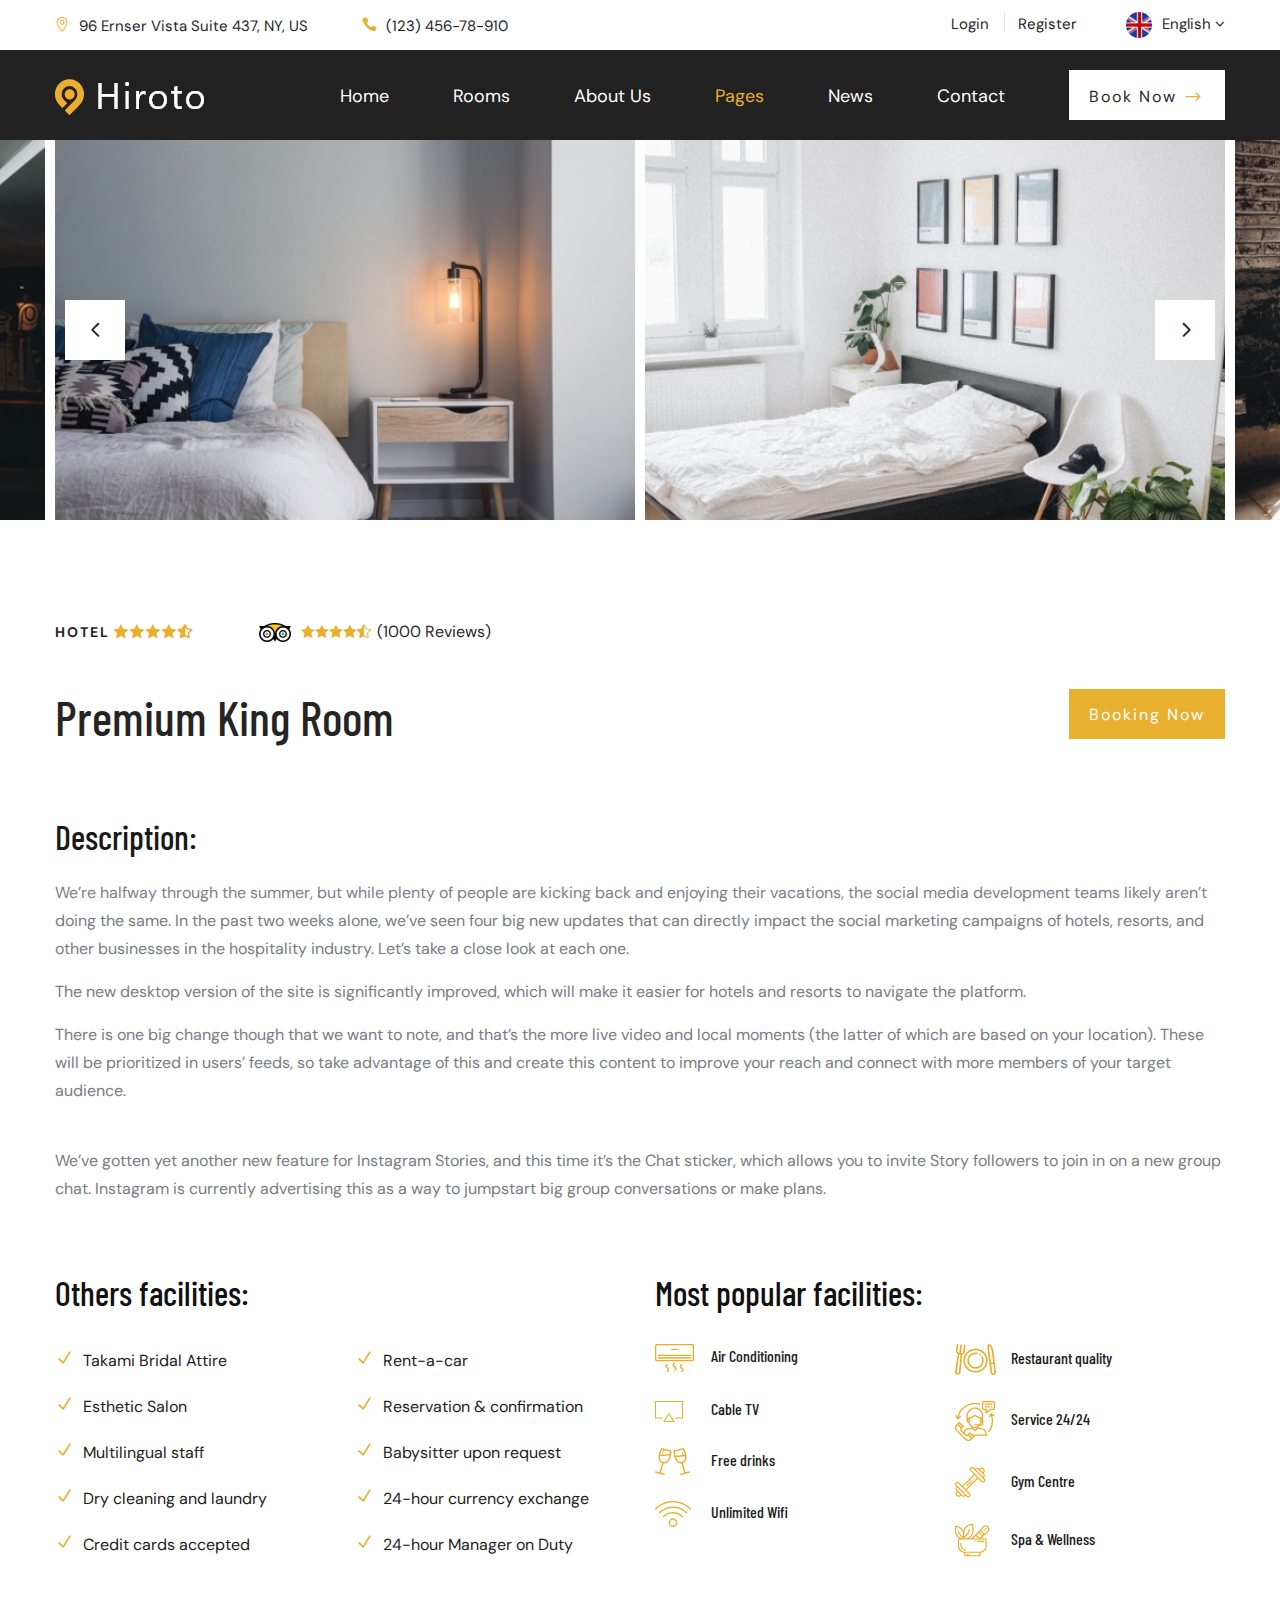
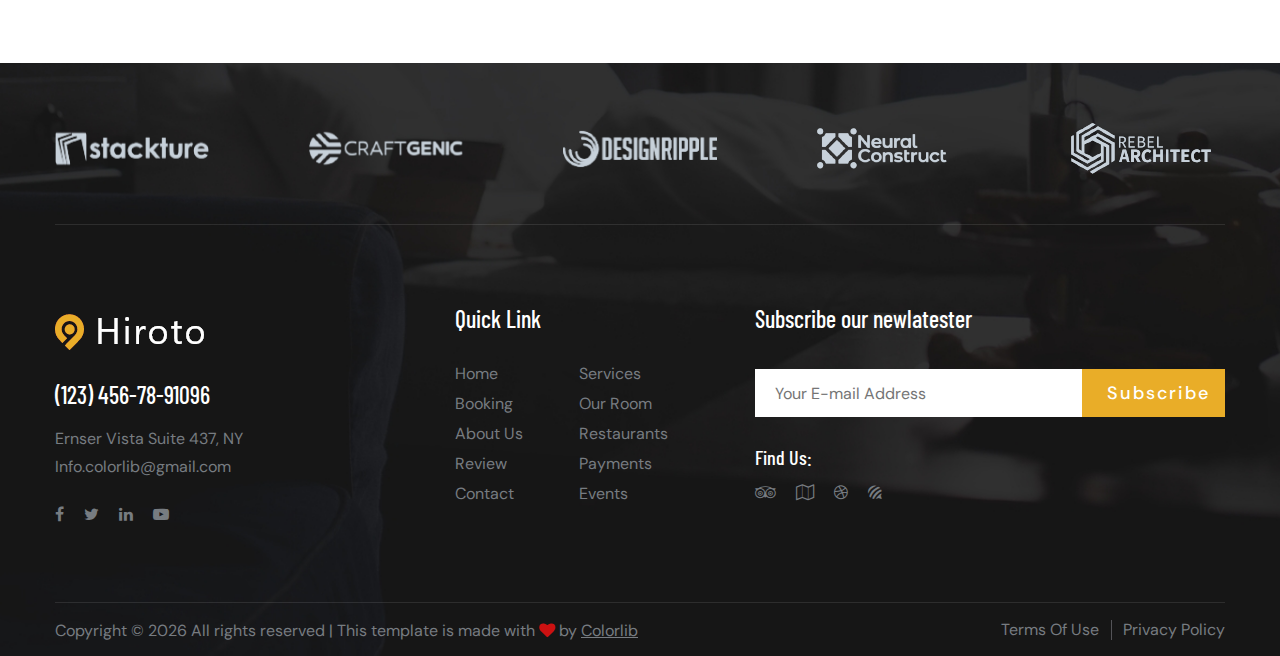
<file: room-details.html>
<!DOCTYPE html>
<html lang="zxx">

<head>
    <meta charset="UTF-8">
    <meta name="description" content="Hiroto Template">
    <meta name="keywords" content="Hiroto, unica, creative, html">
    <meta name="viewport" content="width=device-width, initial-scale=1.0">
    <meta http-equiv="X-UA-Compatible" content="ie=edge">
    <title>Hiroto | Template</title>

    <!-- Css Styles -->
    <link rel="stylesheet" href="css/bootstrap.min.css" type="text/css">
    <link rel="stylesheet" href="css/font-awesome.min.css" type="text/css">
    <link rel="stylesheet" href="css/elegant-icons.css" type="text/css">
    <link rel="stylesheet" href="css/nice-select.css" type="text/css">
    <link rel="stylesheet" href="css/jquery-ui.min.css" type="text/css">
    <link rel="stylesheet" href="css/owl.carousel.min.css" type="text/css">
    <link rel="stylesheet" href="css/slicknav.min.css" type="text/css">
    <link rel="stylesheet" href="css/style.css" type="text/css">
</head>

<body>
    <!-- Page Preloder -->
    <div id="preloder">
        <div class="loader"></div>
    </div>

    <!-- Offcanvas Menu Begin -->
    <div class="offcanvas-menu-overlay"></div>
    <div class="offcanvas-menu-wrapper">
        <div class="offcanvas__logo">
            <a href="./index.html"><img src="img/logo.png" alt=""></a>
        </div>
        <div id="mobile-menu-wrap"></div>
        <div class="offcanvas__btn__widget">
            <a href="#">Book Now <span class="arrow_right"></span></a>
        </div>
        <div class="offcanvas__widget">
            <ul>
                <li><span class="icon_pin_alt"></span> 96 Ernser Vista Suite 437, NY, US</li>
                <li><span class="icon_phone"></span> (123) 456-78-910</li>
            </ul>
        </div>
        <div class="offcanvas__language">
            <img src="img/lan.png" alt="">
            <span>English</span>
            <i class="fa fa-angle-down"></i>
            <ul>
                <li>English</li>
                <li>Bangla</li>
            </ul>
        </div>
        <div class="offcanvas__auth">
            <ul>
                <li><a href="#">Login</a></li>
                <li><a href="#">Register</a></li>
            </ul>
        </div>
    </div>
    <!-- Offcanvas Menu End -->

    <!-- Header Section Begin -->
    <header class="header">
        <div class="header__top">
            <div class="container">
                <div class="row">
                    <div class="col-lg-7">
                        <ul class="header__top__widget">
                            <li><span class="icon_pin_alt"></span> 96 Ernser Vista Suite 437, NY, US</li>
                            <li><span class="icon_phone"></span> (123) 456-78-910</li>
                        </ul>
                    </div>
                    <div class="col-lg-5">
                        <div class="header__top__right">
                            <div class="header__top__auth">
                                <ul>
                                    <li><a href="#">Login</a></li>
                                    <li><a href="#">Register</a></li>
                                </ul>
                            </div>
                            <div class="header__top__language">
                                <img src="img/lan.png" alt="">
                                <span>English</span>
                                <i class="fa fa-angle-down"></i>
                                <ul>
                                    <li>English</li>
                                    <li>Bangla</li>
                                </ul>
                            </div>
                        </div>
                    </div>
                </div>
            </div>
        </div>
        <div class="header__nav__option">
            <div class="container">
                <div class="row">
                    <div class="col-lg-2">
                        <div class="header__logo">
                            <a href="./index.html"><img src="img/logo.png" alt=""></a>
                        </div>
                    </div>
                    <div class="col-lg-10">
                        <div class="header__nav">
                            <nav class="header__menu">
                                <ul class="menu__class">
                                    <li><a href="./index.html">Home</a></li>
                                    <li><a href="./rooms.html">Rooms</a></li>
                                    <li><a href="./about.html">About Us</a></li>
                                    <li class="active"><a href="#">Pages</a>
                                        <ul class="dropdown">
                                            <li><a href="./about.html">About Us</a></li>
                                            <li><a href="./room-details.html">Room Details</a></li>
                                            <li><a href="./blog-details.html">Blog Details</a></li>
                                        </ul>
                                    </li>
                                    <li><a href="./blog.html">News</a></li>
                                    <li><a href="./contact.html">Contact</a></li>
                                </ul>
                            </nav>
                            <div class="header__nav__widget">
                                <a href="#">Book Now <span class="arrow_right"></span></a>
                            </div>
                        </div>
                    </div>
                </div>
                <div class="canvas__open">
                    <span class="fa fa-bars"></span>
                </div>
            </div>
        </div>
    </header>
    <!-- Header Section End -->

    <!-- Room Details Slider Begin -->
    <div class="room-details-slider">
        <div class="container">
            <div class="room__details__pic__slider owl-carousel">
                <div class="room__details__pic__slider__item set-bg" data-setbg="img/rooms/details/rd-1.jpg"></div>
                <div class="room__details__pic__slider__item set-bg" data-setbg="img/rooms/details/rd-2.jpg"></div>
                <div class="room__details__pic__slider__item set-bg" data-setbg="img/rooms/details/rd-3.jpg"></div>
                <div class="room__details__pic__slider__item set-bg" data-setbg="img/rooms/details/rd-4.jpg"></div>
            </div>
        </div>
    </div>
    <!-- Room Details Slider End -->

    <!-- Rooms Details Section Begin -->
    <section class="room-details spad">
        <div class="container">
            <div class="row">
                <div class="col-lg-12">
                    <div class="room__details__content">
                        <div class="room__details__rating">
                            <div class="room__details__hotel">
                                <span>Hotel</span>
                                <div class="room__details__hotel__rating">
                                    <span class="icon_star"></span>
                                    <span class="icon_star"></span>
                                    <span class="icon_star"></span>
                                    <span class="icon_star"></span>
                                    <span class="icon_star-half_alt"></span>
                                </div>
                            </div>
                            <div class="room__details__advisor">
                                <img src="img/rooms/details/tripadvisor.png" alt="">
                                <div class="room__details__advisor__rating">
                                    <span class="icon_star"></span>
                                    <span class="icon_star"></span>
                                    <span class="icon_star"></span>
                                    <span class="icon_star"></span>
                                    <span class="icon_star-half_alt"></span>
                                </div>
                                <span class="review">(1000 Reviews)</span>
                            </div>
                        </div>
                        <div class="room__details__title">
                            <h2>Premium King Room</h2>
                            <a href="#" class="primary-btn">Booking Now</a>
                        </div>
                        <div class="room__details__desc">
                            <h2>Description:</h2>
                            <p>We’re halfway through the summer, but while plenty of people are kicking back and
                                enjoying their vacations, the social media development teams likely aren’t doing the
                                same. In the past two weeks alone, we’ve seen four big new updates that can directly
                                impact the social marketing campaigns of hotels, resorts, and other businesses in the
                                hospitality industry. Let’s take a close look at each one.</p>
                            <p>The new desktop version of the site is significantly improved, which will make it easier
                                for hotels and resorts to navigate the platform.</p>
                            <p>There is one big change though that we want to note, and that’s the more live video and
                                local moments (the latter of which are based on your location). These will be
                                prioritized in users’ feeds, so take advantage of this and create this content to
                                improve your reach and connect with more members of your target audience.</p>
                            <p>We’ve gotten yet another new feature for Instagram Stories, and this time it’s the Chat
                                sticker, which allows you to invite Story followers to join in on a new group chat.
                                Instagram is currently advertising this as a way to jumpstart big group conversations or
                                make plans.</p>
                        </div>
                        <div class="row">
                            <div class="col-lg-6 col-md-6 col-sm-6">
                                <div class="room__details__facilities">
                                    <h2>Others facilities:</h2>
                                    <div class="row">
                                        <div class="col-lg-6">
                                            <ul>
                                                <li><span class="icon_check"></span> Takami Bridal Attire</li>
                                                <li><span class="icon_check"></span> Esthetic Salon</li>
                                                <li><span class="icon_check"></span> Multilingual staff</li>
                                                <li><span class="icon_check"></span> Dry cleaning and laundry</li>
                                                <li><span class="icon_check"></span> Credit cards accepted</li>
                                            </ul>
                                        </div>
                                        <div class="col-lg-6">
                                            <ul>
                                                <li><span class="icon_check"></span> Rent-a-car</li>
                                                <li><span class="icon_check"></span> Reservation & confirmation</li>
                                                <li><span class="icon_check"></span> Babysitter upon request</li>
                                                <li><span class="icon_check"></span> 24-hour currency exchange</li>
                                                <li><span class="icon_check"></span> 24-hour Manager on Duty</li>
                                            </ul>
                                        </div>
                                    </div>
                                </div>
                            </div>
                            <div class="col-lg-6 col-md-6 col-sm-6">
                                <div class="room__details__more__facilities">
                                    <h2>Most popular facilities:</h2>
                                    <div class="row">
                                        <div class="col-lg-6">
                                            <div class="room__details__more__facilities__item">
                                                <div class="icon"><img src="img/rooms/details/facilities/fac-1.png"
                                                        alt=""></div>
                                                <h6>Air Conditioning</h6>
                                            </div>
                                            <div class="room__details__more__facilities__item">
                                                <div class="icon"><img src="img/rooms/details/facilities/fac-2.png"
                                                        alt=""></div>
                                                <h6>Cable TV</h6>
                                            </div>
                                            <div class="room__details__more__facilities__item">
                                                <div class="icon"><img src="img/rooms/details/facilities/fac-3.png"
                                                        alt=""></div>
                                                <h6>Free drinks</h6>
                                            </div>
                                            <div class="room__details__more__facilities__item">
                                                <div class="icon"><img src="img/rooms/details/facilities/fac-4.png"
                                                        alt=""></div>
                                                <h6>Unlimited Wifi</h6>
                                            </div>
                                        </div>
                                        <div class="col-lg-6">
                                            <div class="room__details__more__facilities__item">
                                                <div class="icon"><img src="img/rooms/details/facilities/fac-5.png"
                                                        alt=""></div>
                                                <h6>Restaurant quality</h6>
                                            </div>
                                            <div class="room__details__more__facilities__item">
                                                <div class="icon"><img src="img/rooms/details/facilities/fac-6.png"
                                                        alt=""></div>
                                                <h6>Service 24/24</h6>
                                            </div>
                                            <div class="room__details__more__facilities__item">
                                                <div class="icon"><img src="img/rooms/details/facilities/fac-7.png"
                                                        alt=""></div>
                                                <h6>Gym Centre</h6>
                                            </div>
                                            <div class="room__details__more__facilities__item">
                                                <div class="icon"><img src="img/rooms/details/facilities/fac-8.png"
                                                        alt=""></div>
                                                <h6>Spa & Wellness</h6>
                                            </div>
                                        </div>
                                    </div>
                                </div>
                            </div>
                        </div>
                    </div>
                </div>
            </div>
        </div>
    </section>
    <!-- Rooms Details Section End -->

    <!-- Footer Section Begin -->
    <footer class="footer set-bg" data-setbg="img/footer-bg.jpg">
        <div class="container">
            <div class="row">
                <div class="col-lg-12">
                    <div class="logo__carousel owl-carousel">
                        <div class="logo__carousel__item">
                            <a href="#"><img src="img/logo/logo-1.png" alt=""></a>
                        </div>
                        <div class="logo__carousel__item">
                            <a href="#"><img src="img/logo/logo-2.png" alt=""></a>
                        </div>
                        <div class="logo__carousel__item">
                            <a href="#"><img src="img/logo/logo-3.png" alt=""></a>
                        </div>
                        <div class="logo__carousel__item">
                            <a href="#"><img src="img/logo/logo-4.png" alt=""></a>
                        </div>
                        <div class="logo__carousel__item">
                            <a href="#"><img src="img/logo/logo-5.png" alt=""></a>
                        </div>
                    </div>
                </div>
            </div>
        </div>
        <div class="container">
            <div class="footer__content">
                <div class="row">
                    <div class="col-lg-3 col-md-6 col-sm-6">
                        <div class="footer__about">
                            <div class="footer__logo">
                                <a href="#"><img src="img/logo.png" alt=""></a>
                            </div>
                            <h4>(123) 456-78-91096</h4>
                            <ul>
                                <li>Ernser Vista Suite 437, NY</li>
                                <li>Info.colorlib@gmail.com</li>
                            </ul>
                            <div class="footer__social">
                                <a href="#"><i class="fa fa-facebook"></i></a>
                                <a href="#"><i class="fa fa-twitter"></i></a>
                                <a href="#"><i class="fa fa-linkedin"></i></a>
                                <a href="#"><i class="fa fa-youtube-play"></i></a>
                            </div>
                        </div>
                    </div>
                    <div class="col-lg-3 offset-lg-1 col-md-5 offset-md-1 col-sm-6">
                        <div class="footer__widget">
                            <h4>Quick Link</h4>
                            <ul>
                                <li><a href="#">Home</a></li>
                                <li><a href="#">Booking</a></li>
                                <li><a href="#">About Us</a></li>
                                <li><a href="#">Review</a></li>
                                <li><a href="#">Contact</a></li>
                            </ul>
                            <ul>
                                <li><a href="#">Services</a></li>
                                <li><a href="#">Our Room</a></li>
                                <li><a href="#">Restaurants</a></li>
                                <li><a href="#">Payments</a></li>
                                <li><a href="#">Events</a></li>
                            </ul>
                        </div>
                    </div>
                    <div class="col-lg-5 col-md-8 col-sm-12">
                        <div class="footer__newslatter">
                            <h4>Subscribe our newlatester</h4>
                            <form action="#">
                                <input type="text" placeholder="Your E-mail Address">
                                <button type="submit">Subscribe</button>
                            </form>
                            <div class="footer__newslatter__find">
                                <h5>Find Us:</h5>
                                <div class="footer__newslatter__find__links">
                                    <a href="#"><i class="fa fa-tripadvisor"></i></a>
                                    <a href="#"><i class="fa fa-map-o"></i></a>
                                    <a href="#"><i class="fa fa-dribbble"></i></a>
                                    <a href="#"><i class="fa fa-forumbee"></i></a>
                                </div>
                            </div>
                        </div>
                    </div>
                </div>
            </div>
            <div class="footer__copyright">
                <div class="row">
                    <div class="col-lg-7 col-md-7">
                        <!-- Link back to Colorlib can't be removed. Template is licensed under CC BY 3.0. -->
                        <div class="footer__copyright__text">
                            <p>Copyright &copy; <script>document.write(new Date().getFullYear());</script> All rights reserved | This template is made with <i class="fa fa-heart" aria-hidden="true"></i> by <a href="https://colorlib.com" target="_blank">Colorlib</a></p>
                        </div>
                        <!-- Link back to Colorlib can't be removed. Template is licensed under CC BY 3.0. -->
                    </div>
                    <div class="col-lg-5 col-md-5">
                        <ul class="footer__copyright__links">
                            <li><a href="#">Terms Of Use</a></li>
                            <li><a href="#">Privacy Policy</a></li>
                        </ul>
                    </div>
                </div>
            </div>
        </div>
    </footer>
    <!-- Footer Section End -->

    <!-- Js Plugins -->
    <script src="js/jquery-3.3.1.min.js"></script>
    <script src="js/bootstrap.min.js"></script>
    <script src="js/jquery.nice-select.min.js"></script>
    <script src="js/jquery-ui.min.js"></script>
    <script src="js/jquery.slicknav.js"></script>
    <script src="js/owl.carousel.min.js"></script>
    <script src="js/main.js"></script>
</body>

</html>
</file>
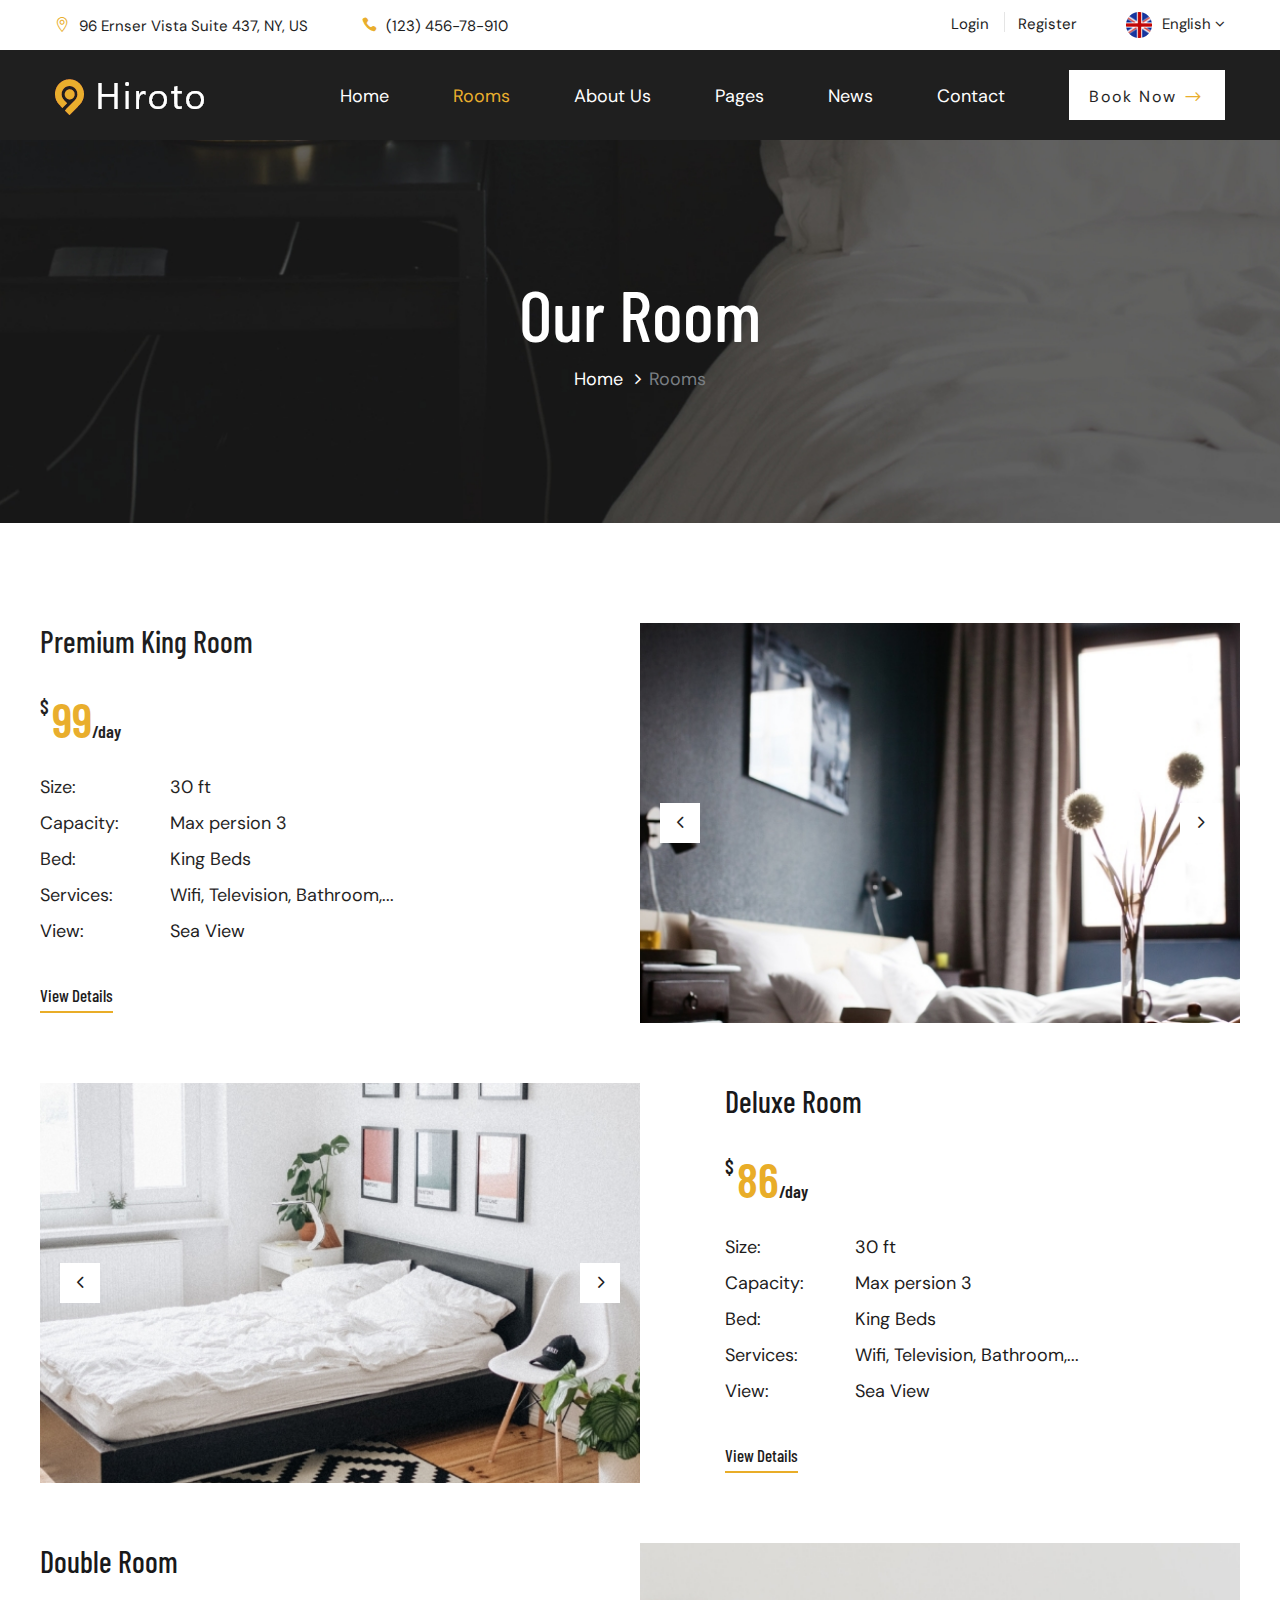
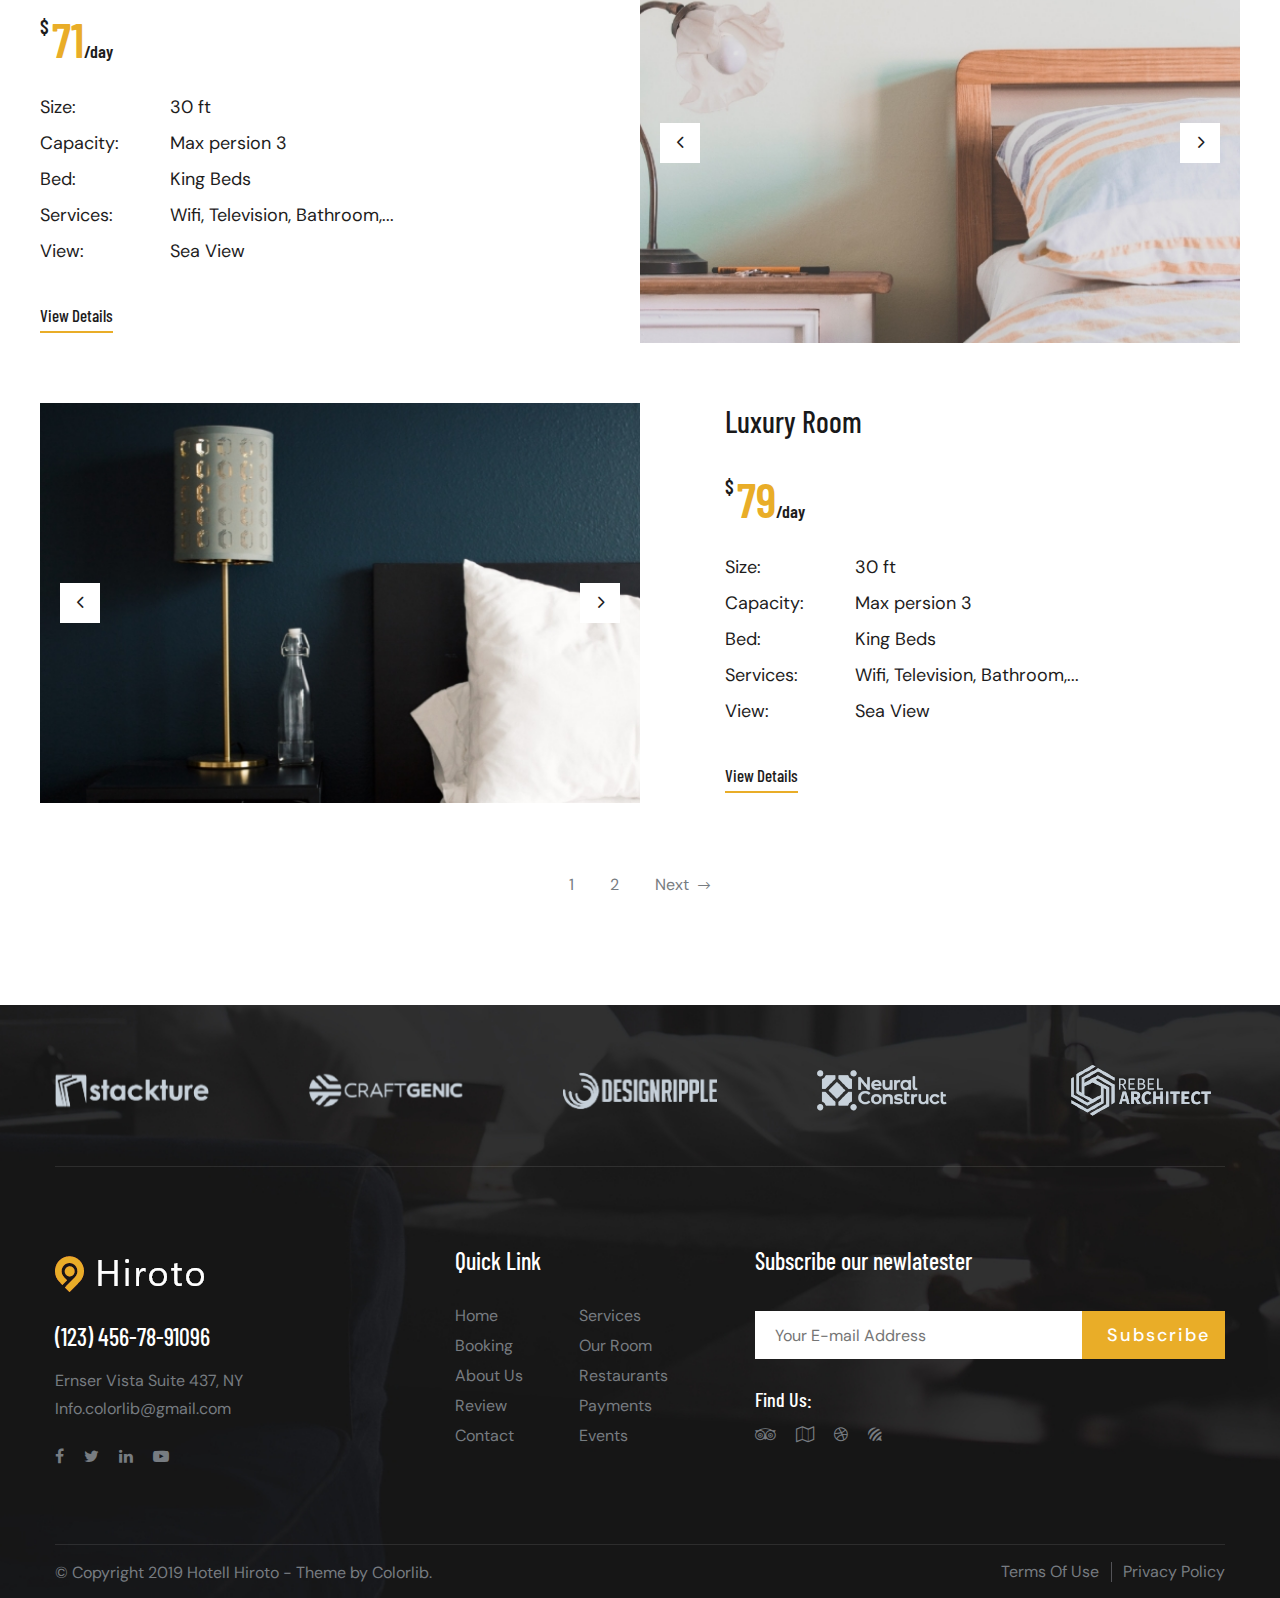
<file: rooms.html>
<!DOCTYPE html>
<html lang="zxx">

<head>
    <meta charset="UTF-8">
    <meta name="description" content="Hiroto Template">
    <meta name="keywords" content="Hiroto, unica, creative, html">
    <meta name="viewport" content="width=device-width, initial-scale=1.0">
    <meta http-equiv="X-UA-Compatible" content="ie=edge">
    <title>Hiroto | Template</title>

    <!-- Google Font -->
    <link href="https://fonts.googleapis.com/css2?family=Barlow+Condensed:wght@400;500;600;700;800;900&display=swap"
        rel="stylesheet">
    <link href="https://fonts.googleapis.com/css2?family=DM+Sans:wght@400;500;700&display=swap" rel="stylesheet">

    <!-- Css Styles -->
    <link rel="stylesheet" href="css/bootstrap.min.css" type="text/css">
    <link rel="stylesheet" href="css/font-awesome.min.css" type="text/css">
    <link rel="stylesheet" href="css/elegant-icons.css" type="text/css">
    <link rel="stylesheet" href="css/nice-select.css" type="text/css">
    <link rel="stylesheet" href="css/jquery-ui.min.css" type="text/css">
    <link rel="stylesheet" href="css/owl.carousel.min.css" type="text/css">
    <link rel="stylesheet" href="css/slicknav.min.css" type="text/css">
    <link rel="stylesheet" href="css/style.css" type="text/css">
</head>

<body>
    <!-- Page Preloder -->
    <div id="preloder">
        <div class="loader"></div>
    </div>

    <!-- Offcanvas Menu Begin -->
    <div class="offcanvas-menu-overlay"></div>
    <div class="offcanvas-menu-wrapper">
        <div class="offcanvas__logo">
            <a href="./index.html"><img src="img/logo.png" alt=""></a>
        </div>
        <nav class="offcanvas__menu mobile-menu">
            <ul>
                <li class="active"><a href="./index.html">Home</a></li>
                <li><a href="./rooms.html">Rooms</a></li>
                <li><a href="./about.html">About Us</a></li>
                <li><a href="#">Pages</a>
                    <ul class="dropdown">
                        <li><a href="./about.html">About Us</a></li>
                        <li><a href="./room-details.html">Room Details</a></li>
                        <li><a href="./blog-details.html">Blog Details</a></li>
                    </ul>
                </li>
                <li><a href="./blog.html">News</a></li>
                <li><a href="./contact.html">Contact</a></li>
            </ul>
        </nav>
        <div id="mobile-menu-wrap"></div>
        <div class="offcanvas__btn__widget">
            <a href="#">Book Now <span class="arrow_right"></span></a>
        </div>
        <div class="offcanvas__widget">
            <ul>
                <li><span class="icon_pin_alt"></span> 96 Ernser Vista Suite 437, NY, US</li>
                <li><span class="icon_phone"></span> (123) 456-78-910</li>
            </ul>
        </div>
        <div class="offcanvas__language">
            <img src="img/lan.png" alt="">
            <span>English</span>
            <i class="fa fa-angle-down"></i>
            <ul>
                <li>English</li>
                <li>Bangla</li>
            </ul>
        </div>
        <div class="offcanvas__auth">
            <ul>
                <li><a href="#">Login</a></li>
                <li><a href="#">Register</a></li>
            </ul>
        </div>
    </div>
    <!-- Offcanvas Menu End -->

    <!-- Header Section Begin -->
    <header class="header">
        <div class="header__top">
            <div class="container">
                <div class="row">
                    <div class="col-lg-7">
                        <ul class="header__top__widget">
                            <li><span class="icon_pin_alt"></span> 96 Ernser Vista Suite 437, NY, US</li>
                            <li><span class="icon_phone"></span> (123) 456-78-910</li>
                        </ul>
                    </div>
                    <div class="col-lg-5">
                        <div class="header__top__right">
                            <div class="header__top__auth">
                                <ul>
                                    <li><a href="#">Login</a></li>
                                    <li><a href="#">Register</a></li>
                                </ul>
                            </div>
                            <div class="header__top__language">
                                <img src="img/lan.png" alt="">
                                <span>English</span>
                                <i class="fa fa-angle-down"></i>
                                <ul>
                                    <li>English</li>
                                    <li>Bangla</li>
                                </ul>
                            </div>
                        </div>
                    </div>
                </div>
            </div>
        </div>
        <div class="header__nav__option">
            <div class="container">
                <div class="row">
                    <div class="col-lg-2">
                        <div class="header__logo">
                            <a href="./index.html"><img src="img/logo.png" alt=""></a>
                        </div>
                    </div>
                    <div class="col-lg-10">
                        <div class="header__nav">
                            <nav class="header__menu">
                                <ul>
                                    <li><a href="./index.html">Home</a></li>
                                    <li class="active"><a href="./rooms.html">Rooms</a></li>
                                    <li><a href="./about.html">About Us</a></li>
                                    <li><a href="#">Pages</a>
                                        <ul class="dropdown">
                                            <li><a href="./about.html">About Us</a></li>
                                            <li><a href="./room-details.html">Room Details</a></li>
                                            <li><a href="./blog-details.html">Blog Details</a></li>
                                        </ul>
                                    </li>
                                    <li><a href="./blog.html">News</a></li>
                                    <li><a href="./contact.html">Contact</a></li>
                                </ul>
                            </nav>
                            <div class="header__nav__widget">
                                <a href="#">Book Now <span class="arrow_right"></span></a>
                            </div>
                        </div>
                    </div>
                </div>
                <div class="canvas__open">
                    <span class="fa fa-bars"></span>
                </div>
            </div>
        </div>
    </header>
    <!-- Header Section End -->

    <!-- Breadcrumb Begin -->
    <div class="breadcrumb-option set-bg" data-setbg="img/breadcrumb-bg.jpg">
        <div class="container">
            <div class="row">
                <div class="col-lg-12 text-center">
                    <div class="breadcrumb__text">
                        <h1>Our Room</h1>
                        <div class="breadcrumb__links">
                            <a href="./index.html">Home</a>
                            <span>Rooms</span>
                        </div>
                    </div>
                </div>
            </div>
        </div>
    </div>
    <!-- Breadcrumb End -->

    <!-- Rooms Section Begin -->
    <section class="rooms spad">
        <div class="container">
            <div class="row">
                <div class="col-lg-6 p-0 order-lg-2 order-md-2 col-md-6">
                    <div class="room__pic__slider owl-carousel">
                        <div class="room__pic__item set-bg" data-setbg="img/rooms/room-1.jpg"></div>
                        <div class="room__pic__item set-bg" data-setbg="img/rooms/room-2.jpg"></div>
                        <div class="room__pic__item set-bg" data-setbg="img/rooms/room-3.jpg"></div>
                        <div class="room__pic__item set-bg" data-setbg="img/rooms/room-4.jpg"></div>
                    </div>
                </div>
                <div class="col-lg-6 p-0 order-lg-1 order-md-1 col-md-6">
                    <div class="room__text">
                        <h3>Premium King Room</h3>
                        <h2><sup>$</sup>99<span>/day</span></h2>
                        <ul>
                            <li><span>Size:</span>30 ft</li>
                            <li><span>Capacity:</span>Max persion 3</li>
                            <li><span>Bed:</span>King Beds</li>
                            <li><span>Services:</span>Wifi, Television, Bathroom,...</li>
                            <li><span>View:</span>Sea View</li>
                        </ul>
                        <a href="#">View Details</a>
                    </div>
                </div>
                <div class="col-lg-6 p-0 order-lg-3 order-md-3 col-md-6">
                    <div class="room__pic__slider owl-carousel">
                        <div class="room__pic__item set-bg" data-setbg="img/rooms/room-2.jpg"></div>
                        <div class="room__pic__item set-bg" data-setbg="img/rooms/room-3.jpg"></div>
                        <div class="room__pic__item set-bg" data-setbg="img/rooms/room-4.jpg"></div>
                        <div class="room__pic__item set-bg" data-setbg="img/rooms/room-1.jpg"></div>
                    </div>
                </div>
                <div class="col-lg-6 p-0 order-lg-4 order-md-4 col-md-6">
                    <div class="room__text right__text">
                        <h3>Deluxe Room</h3>
                        <h2><sup>$</sup>86<span>/day</span></h2>
                        <ul>
                            <li><span>Size:</span>30 ft</li>
                            <li><span>Capacity:</span>Max persion 3</li>
                            <li><span>Bed:</span>King Beds</li>
                            <li><span>Services:</span>Wifi, Television, Bathroom,...</li>
                            <li><span>View:</span>Sea View</li>
                        </ul>
                        <a href="#">View Details</a>
                    </div>
                </div>
                <div class="col-lg-6 p-0 order-lg-6 order-md-6 col-md-6">
                    <div class="room__pic__slider owl-carousel">
                        <div class="room__pic__item set-bg" data-setbg="img/rooms/room-3.jpg"></div>
                        <div class="room__pic__item set-bg" data-setbg="img/rooms/room-4.jpg"></div>
                        <div class="room__pic__item set-bg" data-setbg="img/rooms/room-2.jpg"></div>
                        <div class="room__pic__item set-bg" data-setbg="img/rooms/room-1.jpg"></div>
                    </div>
                </div>
                <div class="col-lg-6 p-0 order-lg-5 order-md-5 col-md-6">
                    <div class="room__text">
                        <h3>Double Room</h3>
                        <h2><sup>$</sup>71<span>/day</span></h2>
                        <ul>
                            <li><span>Size:</span>30 ft</li>
                            <li><span>Capacity:</span>Max persion 3</li>
                            <li><span>Bed:</span>King Beds</li>
                            <li><span>Services:</span>Wifi, Television, Bathroom,...</li>
                            <li><span>View:</span>Sea View</li>
                        </ul>
                        <a href="#">View Details</a>
                    </div>
                </div>
                <div class="col-lg-6 p-0 order-lg-7 order-md-7 col-md-6">
                    <div class="room__pic__slider owl-carousel">
                        <div class="room__pic__item set-bg" data-setbg="img/rooms/room-4.jpg"></div>
                        <div class="room__pic__item set-bg" data-setbg="img/rooms/room-1.jpg"></div>
                        <div class="room__pic__item set-bg" data-setbg="img/rooms/room-2.jpg"></div>
                        <div class="room__pic__item set-bg" data-setbg="img/rooms/room-3.jpg"></div>
                    </div>
                </div>
                <div class="col-lg-6 p-0 order-lg-8 order-md-8 col-md-6">
                    <div class="room__text right__text">
                        <h3>Luxury Room</h3>
                        <h2><sup>$</sup>79<span>/day</span></h2>
                        <ul>
                            <li><span>Size:</span>30 ft</li>
                            <li><span>Capacity:</span>Max persion 3</li>
                            <li><span>Bed:</span>King Beds</li>
                            <li><span>Services:</span>Wifi, Television, Bathroom,...</li>
                            <li><span>View:</span>Sea View</li>
                        </ul>
                        <a href="#">View Details</a>
                    </div>
                </div>
            </div>
            <div class="row">
                <div class="col-lg-12">
                    <div class="pagination__number">
                        <a href="#">1</a>
                        <a href="#">2</a>
                        <a href="#">Next <span class="arrow_right"></span></a>
                    </div>
                </div>
            </div>
        </div>
    </section>
    <!-- Rooms Section End -->

    <!-- Footer Section Begin -->
    <footer class="footer set-bg" data-setbg="img/footer-bg.jpg">
        <div class="container">
            <div class="row">
                <div class="col-lg-12">
                    <div class="logo__carousel owl-carousel">
                        <div class="logo__carousel__item">
                            <a href="#"><img src="img/logo/logo-1.png" alt=""></a>
                        </div>
                        <div class="logo__carousel__item">
                            <a href="#"><img src="img/logo/logo-2.png" alt=""></a>
                        </div>
                        <div class="logo__carousel__item">
                            <a href="#"><img src="img/logo/logo-3.png" alt=""></a>
                        </div>
                        <div class="logo__carousel__item">
                            <a href="#"><img src="img/logo/logo-4.png" alt=""></a>
                        </div>
                        <div class="logo__carousel__item">
                            <a href="#"><img src="img/logo/logo-5.png" alt=""></a>
                        </div>
                    </div>
                </div>
            </div>
        </div>
        <div class="container">
            <div class="footer__content">
                <div class="row">
                    <div class="col-lg-3 col-md-6 col-sm-6">
                        <div class="footer__about">
                            <div class="footer__logo">
                                <a href="#"><img src="img/logo.png" alt=""></a>
                            </div>
                            <h4>(123) 456-78-91096</h4>
                            <ul>
                                <li>Ernser Vista Suite 437, NY</li>
                                <li>Info.colorlib@gmail.com</li>
                            </ul>
                            <div class="footer__social">
                                <a href="#"><i class="fa fa-facebook"></i></a>
                                <a href="#"><i class="fa fa-twitter"></i></a>
                                <a href="#"><i class="fa fa-linkedin"></i></a>
                                <a href="#"><i class="fa fa-youtube-play"></i></a>
                            </div>
                        </div>
                    </div>
                    <div class="col-lg-3 offset-lg-1 col-md-5 offset-md-1 col-sm-6">
                        <div class="footer__widget">
                            <h4>Quick Link</h4>
                            <ul>
                                <li><a href="#">Home</a></li>
                                <li><a href="#">Booking</a></li>
                                <li><a href="#">About Us</a></li>
                                <li><a href="#">Review</a></li>
                                <li><a href="#">Contact</a></li>
                            </ul>
                            <ul>
                                <li><a href="#">Services</a></li>
                                <li><a href="#">Our Room</a></li>
                                <li><a href="#">Restaurants</a></li>
                                <li><a href="#">Payments</a></li>
                                <li><a href="#">Events</a></li>
                            </ul>
                        </div>
                    </div>
                    <div class="col-lg-5 col-md-8 col-sm-12">
                        <div class="footer__newslatter">
                            <h4>Subscribe our newlatester</h4>
                            <form action="#">
                                <input type="text" placeholder="Your E-mail Address">
                                <button type="submit">Subscribe</button>
                            </form>
                            <div class="footer__newslatter__find">
                                <h5>Find Us:</h5>
                                <div class="footer__newslatter__find__links">
                                    <a href="#"><i class="fa fa-tripadvisor"></i></a>
                                    <a href="#"><i class="fa fa-map-o"></i></a>
                                    <a href="#"><i class="fa fa-dribbble"></i></a>
                                    <a href="#"><i class="fa fa-forumbee"></i></a>
                                </div>
                            </div>
                        </div>
                    </div>
                </div>
            </div>
            <div class="footer__copyright">
                <div class="row">
                    <div class="col-lg-7 col-md-7">
                        <div class="footer__copyright__text">
                            <p>© Copyright 2019 Hotell Hiroto - Theme by Colorlib.</p>
                        </div>
                    </div>
                    <div class="col-lg-5 col-md-5">
                        <ul class="footer__copyright__links">
                            <li><a href="#">Terms Of Use</a></li>
                            <li><a href="#">Privacy Policy</a></li>
                        </ul>
                    </div>
                </div>
            </div>
        </div>
    </footer>
    <!-- Footer Section End -->

    <!-- Js Plugins -->
    <script src="js/jquery-3.3.1.min.js"></script>
    <script src="js/bootstrap.min.js"></script>
    <script src="js/jquery.nice-select.min.js"></script>
    <script src="js/jquery-ui.min.js"></script>
    <script src="js/jquery.slicknav.js"></script>
    <script src="js/owl.carousel.min.js"></script>
    <script src="js/main.js"></script>
</body>

</html>
</file>
<file: css/elegant-icons.css>
@font-face {
	font-family: 'ElegantIcons';
	src:url('../fonts/ElegantIcons.eot');
	src:url('../fonts/ElegantIcons.eot?#iefix') format('embedded-opentype'),
		url('../fonts/ElegantIcons.woff') format('woff'),
		url('../fonts/ElegantIcons.ttf') format('truetype'),
		url('../fonts/ElegantIcons.svg#ElegantIcons') format('svg');
	font-weight: normal;
	font-style: normal;
}

/* Use the following CSS code if you want to use data attributes for inserting your icons */
[data-icon]:before {
	font-family: 'ElegantIcons';
	content: attr(data-icon);
	speak: none;
	font-weight: normal;
	font-variant: normal;
	text-transform: none;
	line-height: 1;
	-webkit-font-smoothing: antialiased;
	-moz-osx-font-smoothing: grayscale;
}

/* Use the following CSS code if you want to have a class per icon */
/*
Instead of a list of all class selectors,
you can use the generic selector below, but it's slower:
[class*="your-class-prefix"] {
*/
.arrow_up, .arrow_down, .arrow_left, .arrow_right, .arrow_left-up, .arrow_right-up, .arrow_right-down, .arrow_left-down, .arrow-up-down, .arrow_up-down_alt, .arrow_left-right_alt, .arrow_left-right, .arrow_expand_alt2, .arrow_expand_alt, .arrow_condense, .arrow_expand, .arrow_move, .arrow_carrot-up, .arrow_carrot-down, .arrow_carrot-left, .arrow_carrot-right, .arrow_carrot-2up, .arrow_carrot-2down, .arrow_carrot-2left, .arrow_carrot-2right, .arrow_carrot-up_alt2, .arrow_carrot-down_alt2, .arrow_carrot-left_alt2, .arrow_carrot-right_alt2, .arrow_carrot-2up_alt2, .arrow_carrot-2down_alt2, .arrow_carrot-2left_alt2, .arrow_carrot-2right_alt2, .arrow_triangle-up, .arrow_triangle-down, .arrow_triangle-left, .arrow_triangle-right, .arrow_triangle-up_alt2, .arrow_triangle-down_alt2, .arrow_triangle-left_alt2, .arrow_triangle-right_alt2, .arrow_back, .icon_minus-06, .icon_plus, .icon_close, .icon_check, .icon_minus_alt2, .icon_plus_alt2, .icon_close_alt2, .icon_check_alt2, .icon_zoom-out_alt, .icon_zoom-in_alt, .icon_search, .icon_box-empty, .icon_box-selected, .icon_minus-box, .icon_plus-box, .icon_box-checked, .icon_circle-empty, .icon_circle-slelected, .icon_stop_alt2, .icon_stop, .icon_pause_alt2, .icon_pause, .icon_menu, .icon_menu-square_alt2, .icon_menu-circle_alt2, .icon_ul, .icon_ol, .icon_adjust-horiz, .icon_adjust-vert, .icon_document_alt, .icon_documents_alt, .icon_pencil, .icon_pencil-edit_alt, .icon_pencil-edit, .icon_folder-alt, .icon_folder-open_alt, .icon_folder-add_alt, .icon_info_alt, .icon_error-oct_alt, .icon_error-circle_alt, .icon_error-triangle_alt, .icon_question_alt2, .icon_question, .icon_comment_alt, .icon_chat_alt, .icon_vol-mute_alt, .icon_volume-low_alt, .icon_volume-high_alt, .icon_quotations, .icon_quotations_alt2, .icon_clock_alt, .icon_lock_alt, .icon_lock-open_alt, .icon_key_alt, .icon_cloud_alt, .icon_cloud-upload_alt, .icon_cloud-download_alt, .icon_image, .icon_images, .icon_lightbulb_alt, .icon_gift_alt, .icon_house_alt, .icon_genius, .icon_mobile, .icon_tablet, .icon_laptop, .icon_desktop, .icon_camera_alt, .icon_mail_alt, .icon_cone_alt, .icon_ribbon_alt, .icon_bag_alt, .icon_creditcard, .icon_cart_alt, .icon_paperclip, .icon_tag_alt, .icon_tags_alt, .icon_trash_alt, .icon_cursor_alt, .icon_mic_alt, .icon_compass_alt, .icon_pin_alt, .icon_pushpin_alt, .icon_map_alt, .icon_drawer_alt, .icon_toolbox_alt, .icon_book_alt, .icon_calendar, .icon_film, .icon_table, .icon_contacts_alt, .icon_headphones, .icon_lifesaver, .icon_piechart, .icon_refresh, .icon_link_alt, .icon_link, .icon_loading, .icon_blocked, .icon_archive_alt, .icon_heart_alt, .icon_star_alt, .icon_star-half_alt, .icon_star, .icon_star-half, .icon_tools, .icon_tool, .icon_cog, .icon_cogs, .arrow_up_alt, .arrow_down_alt, .arrow_left_alt, .arrow_right_alt, .arrow_left-up_alt, .arrow_right-up_alt, .arrow_right-down_alt, .arrow_left-down_alt, .arrow_condense_alt, .arrow_expand_alt3, .arrow_carrot_up_alt, .arrow_carrot-down_alt, .arrow_carrot-left_alt, .arrow_carrot-right_alt, .arrow_carrot-2up_alt, .arrow_carrot-2dwnn_alt, .arrow_carrot-2left_alt, .arrow_carrot-2right_alt, .arrow_triangle-up_alt, .arrow_triangle-down_alt, .arrow_triangle-left_alt, .arrow_triangle-right_alt, .icon_minus_alt, .icon_plus_alt, .icon_close_alt, .icon_check_alt, .icon_zoom-out, .icon_zoom-in, .icon_stop_alt, .icon_menu-square_alt, .icon_menu-circle_alt, .icon_document, .icon_documents, .icon_pencil_alt, .icon_folder, .icon_folder-open, .icon_folder-add, .icon_folder_upload, .icon_folder_download, .icon_info, .icon_error-circle, .icon_error-oct, .icon_error-triangle, .icon_question_alt, .icon_comment, .icon_chat, .icon_vol-mute, .icon_volume-low, .icon_volume-high, .icon_quotations_alt, .icon_clock, .icon_lock, .icon_lock-open, .icon_key, .icon_cloud, .icon_cloud-upload, .icon_cloud-download, .icon_lightbulb, .icon_gift, .icon_house, .icon_camera, .icon_mail, .icon_cone, .icon_ribbon, .icon_bag, .icon_cart, .icon_tag, .icon_tags, .icon_trash, .icon_cursor, .icon_mic, .icon_compass, .icon_pin, .icon_pushpin, .icon_map, .icon_drawer, .icon_toolbox, .icon_book, .icon_contacts, .icon_archive, .icon_heart, .icon_profile, .icon_group, .icon_grid-2x2, .icon_grid-3x3, .icon_music, .icon_pause_alt, .icon_phone, .icon_upload, .icon_download, .social_facebook, .social_twitter, .social_pinterest, .social_googleplus, .social_tumblr, .social_tumbleupon, .social_wordpress, .social_instagram, .social_dribbble, .social_vimeo, .social_linkedin, .social_rss, .social_deviantart, .social_share, .social_myspace, .social_skype, .social_youtube, .social_picassa, .social_googledrive, .social_flickr, .social_blogger, .social_spotify, .social_delicious, .social_facebook_circle, .social_twitter_circle, .social_pinterest_circle, .social_googleplus_circle, .social_tumblr_circle, .social_stumbleupon_circle, .social_wordpress_circle, .social_instagram_circle, .social_dribbble_circle, .social_vimeo_circle, .social_linkedin_circle, .social_rss_circle, .social_deviantart_circle, .social_share_circle, .social_myspace_circle, .social_skype_circle, .social_youtube_circle, .social_picassa_circle, .social_googledrive_alt2, .social_flickr_circle, .social_blogger_circle, .social_spotify_circle, .social_delicious_circle, .social_facebook_square, .social_twitter_square, .social_pinterest_square, .social_googleplus_square, .social_tumblr_square, .social_stumbleupon_square, .social_wordpress_square, .social_instagram_square, .social_dribbble_square, .social_vimeo_square, .social_linkedin_square, .social_rss_square, .social_deviantart_square, .social_share_square, .social_myspace_square, .social_skype_square, .social_youtube_square, .social_picassa_square, .social_googledrive_square, .social_flickr_square, .social_blogger_square, .social_spotify_square, .social_delicious_square, .icon_printer, .icon_calulator, .icon_building, .icon_floppy, .icon_drive, .icon_search-2, .icon_id, .icon_id-2, .icon_puzzle, .icon_like, .icon_dislike, .icon_mug, .icon_currency, .icon_wallet, .icon_pens, .icon_easel, .icon_flowchart, .icon_datareport, .icon_briefcase, .icon_shield, .icon_percent, .icon_globe, .icon_globe-2, .icon_target, .icon_hourglass, .icon_balance, .icon_rook, .icon_printer-alt, .icon_calculator_alt, .icon_building_alt, .icon_floppy_alt, .icon_drive_alt, .icon_search_alt, .icon_id_alt, .icon_id-2_alt, .icon_puzzle_alt, .icon_like_alt, .icon_dislike_alt, .icon_mug_alt, .icon_currency_alt, .icon_wallet_alt, .icon_pens_alt, .icon_easel_alt, .icon_flowchart_alt, .icon_datareport_alt, .icon_briefcase_alt, .icon_shield_alt, .icon_percent_alt, .icon_globe_alt, .icon_clipboard {
	font-family: 'ElegantIcons';
	speak: none;
	font-style: normal;
	font-weight: normal;
	font-variant: normal;
	text-transform: none;
	line-height: 1;
	-webkit-font-smoothing: antialiased;
}
.arrow_up:before {
	content: "\21";
}
.arrow_down:before {
	content: "\22";
}
.arrow_left:before {
	content: "\23";
}
.arrow_right:before {
	content: "\24";
}
.arrow_left-up:before {
	content: "\25";
}
.arrow_right-up:before {
	content: "\26";
}
.arrow_right-down:before {
	content: "\27";
}
.arrow_left-down:before {
	content: "\28";
}
.arrow-up-down:before {
	content: "\29";
}
.arrow_up-down_alt:before {
	content: "\2a";
}
.arrow_left-right_alt:before {
	content: "\2b";
}
.arrow_left-right:before {
	content: "\2c";
}
.arrow_expand_alt2:before {
	content: "\2d";
}
.arrow_expand_alt:before {
	content: "\2e";
}
.arrow_condense:before {
	content: "\2f";
}
.arrow_expand:before {
	content: "\30";
}
.arrow_move:before {
	content: "\31";
}
.arrow_carrot-up:before {
	content: "\32";
}
.arrow_carrot-down:before {
	content: "\33";
}
.arrow_carrot-left:before {
	content: "\34";
}
.arrow_carrot-right:before {
	content: "\35";
}
.arrow_carrot-2up:before {
	content: "\36";
}
.arrow_carrot-2down:before {
	content: "\37";
}
.arrow_carrot-2left:before {
	content: "\38";
}
.arrow_carrot-2right:before {
	content: "\39";
}
.arrow_carrot-up_alt2:before {
	content: "\3a";
}
.arrow_carrot-down_alt2:before {
	content: "\3b";
}
.arrow_carrot-left_alt2:before {
	content: "\3c";
}
.arrow_carrot-right_alt2:before {
	content: "\3d";
}
.arrow_carrot-2up_alt2:before {
	content: "\3e";
}
.arrow_carrot-2down_alt2:before {
	content: "\3f";
}
.arrow_carrot-2left_alt2:before {
	content: "\40";
}
.arrow_carrot-2right_alt2:before {
	content: "\41";
}
.arrow_triangle-up:before {
	content: "\42";
}
.arrow_triangle-down:before {
	content: "\43";
}
.arrow_triangle-left:before {
	content: "\44";
}
.arrow_triangle-right:before {
	content: "\45";
}
.arrow_triangle-up_alt2:before {
	content: "\46";
}
.arrow_triangle-down_alt2:before {
	content: "\47";
}
.arrow_triangle-left_alt2:before {
	content: "\48";
}
.arrow_triangle-right_alt2:before {
	content: "\49";
}
.arrow_back:before {
	content: "\4a";
}
.icon_minus-06:before {
	content: "\4b";
}
.icon_plus:before {
	content: "\4c";
}
.icon_close:before {
	content: "\4d";
}
.icon_check:before {
	content: "\4e";
}
.icon_minus_alt2:before {
	content: "\4f";
}
.icon_plus_alt2:before {
	content: "\50";
}
.icon_close_alt2:before {
	content: "\51";
}
.icon_check_alt2:before {
	content: "\52";
}
.icon_zoom-out_alt:before {
	content: "\53";
}
.icon_zoom-in_alt:before {
	content: "\54";
}
.icon_search:before {
	content: "\55";
}
.icon_box-empty:before {
	content: "\56";
}
.icon_box-selected:before {
	content: "\57";
}
.icon_minus-box:before {
	content: "\58";
}
.icon_plus-box:before {
	content: "\59";
}
.icon_box-checked:before {
	content: "\5a";
}
.icon_circle-empty:before {
	content: "\5b";
}
.icon_circle-slelected:before {
	content: "\5c";
}
.icon_stop_alt2:before {
	content: "\5d";
}
.icon_stop:before {
	content: "\5e";
}
.icon_pause_alt2:before {
	content: "\5f";
}
.icon_pause:before {
	content: "\60";
}
.icon_menu:before {
	content: "\61";
}
.icon_menu-square_alt2:before {
	content: "\62";
}
.icon_menu-circle_alt2:before {
	content: "\63";
}
.icon_ul:before {
	content: "\64";
}
.icon_ol:before {
	content: "\65";
}
.icon_adjust-horiz:before {
	content: "\66";
}
.icon_adjust-vert:before {
	content: "\67";
}
.icon_document_alt:before {
	content: "\68";
}
.icon_documents_alt:before {
	content: "\69";
}
.icon_pencil:before {
	content: "\6a";
}
.icon_pencil-edit_alt:before {
	content: "\6b";
}
.icon_pencil-edit:before {
	content: "\6c";
}
.icon_folder-alt:before {
	content: "\6d";
}
.icon_folder-open_alt:before {
	content: "\6e";
}
.icon_folder-add_alt:before {
	content: "\6f";
}
.icon_info_alt:before {
	content: "\70";
}
.icon_error-oct_alt:before {
	content: "\71";
}
.icon_error-circle_alt:before {
	content: "\72";
}
.icon_error-triangle_alt:before {
	content: "\73";
}
.icon_question_alt2:before {
	content: "\74";
}
.icon_question:before {
	content: "\75";
}
.icon_comment_alt:before {
	content: "\76";
}
.icon_chat_alt:before {
	content: "\77";
}
.icon_vol-mute_alt:before {
	content: "\78";
}
.icon_volume-low_alt:before {
	content: "\79";
}
.icon_volume-high_alt:before {
	content: "\7a";
}
.icon_quotations:before {
	content: "\7b";
}
.icon_quotations_alt2:before {
	content: "\7c";
}
.icon_clock_alt:before {
	content: "\7d";
}
.icon_lock_alt:before {
	content: "\7e";
}
.icon_lock-open_alt:before {
	content: "\e000";
}
.icon_key_alt:before {
	content: "\e001";
}
.icon_cloud_alt:before {
	content: "\e002";
}
.icon_cloud-upload_alt:before {
	content: "\e003";
}
.icon_cloud-download_alt:before {
	content: "\e004";
}
.icon_image:before {
	content: "\e005";
}
.icon_images:before {
	content: "\e006";
}
.icon_lightbulb_alt:before {
	content: "\e007";
}
.icon_gift_alt:before {
	content: "\e008";
}
.icon_house_alt:before {
	content: "\e009";
}
.icon_genius:before {
	content: "\e00a";
}
.icon_mobile:before {
	content: "\e00b";
}
.icon_tablet:before {
	content: "\e00c";
}
.icon_laptop:before {
	content: "\e00d";
}
.icon_desktop:before {
	content: "\e00e";
}
.icon_camera_alt:before {
	content: "\e00f";
}
.icon_mail_alt:before {
	content: "\e010";
}
.icon_cone_alt:before {
	content: "\e011";
}
.icon_ribbon_alt:before {
	content: "\e012";
}
.icon_bag_alt:before {
	content: "\e013";
}
.icon_creditcard:before {
	content: "\e014";
}
.icon_cart_alt:before {
	content: "\e015";
}
.icon_paperclip:before {
	content: "\e016";
}
.icon_tag_alt:before {
	content: "\e017";
}
.icon_tags_alt:before {
	content: "\e018";
}
.icon_trash_alt:before {
	content: "\e019";
}
.icon_cursor_alt:before {
	content: "\e01a";
}
.icon_mic_alt:before {
	content: "\e01b";
}
.icon_compass_alt:before {
	content: "\e01c";
}
.icon_pin_alt:before {
	content: "\e01d";
}
.icon_pushpin_alt:before {
	content: "\e01e";
}
.icon_map_alt:before {
	content: "\e01f";
}
.icon_drawer_alt:before {
	content: "\e020";
}
.icon_toolbox_alt:before {
	content: "\e021";
}
.icon_book_alt:before {
	content: "\e022";
}
.icon_calendar:before {
	content: "\e023";
}
.icon_film:before {
	content: "\e024";
}
.icon_table:before {
	content: "\e025";
}
.icon_contacts_alt:before {
	content: "\e026";
}
.icon_headphones:before {
	content: "\e027";
}
.icon_lifesaver:before {
	content: "\e028";
}
.icon_piechart:before {
	content: "\e029";
}
.icon_refresh:before {
	content: "\e02a";
}
.icon_link_alt:before {
	content: "\e02b";
}
.icon_link:before {
	content: "\e02c";
}
.icon_loading:before {
	content: "\e02d";
}
.icon_blocked:before {
	content: "\e02e";
}
.icon_archive_alt:before {
	content: "\e02f";
}
.icon_heart_alt:before {
	content: "\e030";
}
.icon_star_alt:before {
	content: "\e031";
}
.icon_star-half_alt:before {
	content: "\e032";
}
.icon_star:before {
	content: "\e033";
}
.icon_star-half:before {
	content: "\e034";
}
.icon_tools:before {
	content: "\e035";
}
.icon_tool:before {
	content: "\e036";
}
.icon_cog:before {
	content: "\e037";
}
.icon_cogs:before {
	content: "\e038";
}
.arrow_up_alt:before {
	content: "\e039";
}
.arrow_down_alt:before {
	content: "\e03a";
}
.arrow_left_alt:before {
	content: "\e03b";
}
.arrow_right_alt:before {
	content: "\e03c";
}
.arrow_left-up_alt:before {
	content: "\e03d";
}
.arrow_right-up_alt:before {
	content: "\e03e";
}
.arrow_right-down_alt:before {
	content: "\e03f";
}
.arrow_left-down_alt:before {
	content: "\e040";
}
.arrow_condense_alt:before {
	content: "\e041";
}
.arrow_expand_alt3:before {
	content: "\e042";
}
.arrow_carrot_up_alt:before {
	content: "\e043";
}
.arrow_carrot-down_alt:before {
	content: "\e044";
}
.arrow_carrot-left_alt:before {
	content: "\e045";
}
.arrow_carrot-right_alt:before {
	content: "\e046";
}
.arrow_carrot-2up_alt:before {
	content: "\e047";
}
.arrow_carrot-2dwnn_alt:before {
	content: "\e048";
}
.arrow_carrot-2left_alt:before {
	content: "\e049";
}
.arrow_carrot-2right_alt:before {
	content: "\e04a";
}
.arrow_triangle-up_alt:before {
	content: "\e04b";
}
.arrow_triangle-down_alt:before {
	content: "\e04c";
}
.arrow_triangle-left_alt:before {
	content: "\e04d";
}
.arrow_triangle-right_alt:before {
	content: "\e04e";
}
.icon_minus_alt:before {
	content: "\e04f";
}
.icon_plus_alt:before {
	content: "\e050";
}
.icon_close_alt:before {
	content: "\e051";
}
.icon_check_alt:before {
	content: "\e052";
}
.icon_zoom-out:before {
	content: "\e053";
}
.icon_zoom-in:before {
	content: "\e054";
}
.icon_stop_alt:before {
	content: "\e055";
}
.icon_menu-square_alt:before {
	content: "\e056";
}
.icon_menu-circle_alt:before {
	content: "\e057";
}
.icon_document:before {
	content: "\e058";
}
.icon_documents:before {
	content: "\e059";
}
.icon_pencil_alt:before {
	content: "\e05a";
}
.icon_folder:before {
	content: "\e05b";
}
.icon_folder-open:before {
	content: "\e05c";
}
.icon_folder-add:before {
	content: "\e05d";
}
.icon_folder_upload:before {
	content: "\e05e";
}
.icon_folder_download:before {
	content: "\e05f";
}
.icon_info:before {
	content: "\e060";
}
.icon_error-circle:before {
	content: "\e061";
}
.icon_error-oct:before {
	content: "\e062";
}
.icon_error-triangle:before {
	content: "\e063";
}
.icon_question_alt:before {
	content: "\e064";
}
.icon_comment:before {
	content: "\e065";
}
.icon_chat:before {
	content: "\e066";
}
.icon_vol-mute:before {
	content: "\e067";
}
.icon_volume-low:before {
	content: "\e068";
}
.icon_volume-high:before {
	content: "\e069";
}
.icon_quotations_alt:before {
	content: "\e06a";
}
.icon_clock:before {
	content: "\e06b";
}
.icon_lock:before {
	content: "\e06c";
}
.icon_lock-open:before {
	content: "\e06d";
}
.icon_key:before {
	content: "\e06e";
}
.icon_cloud:before {
	content: "\e06f";
}
.icon_cloud-upload:before {
	content: "\e070";
}
.icon_cloud-download:before {
	content: "\e071";
}
.icon_lightbulb:before {
	content: "\e072";
}
.icon_gift:before {
	content: "\e073";
}
.icon_house:before {
	content: "\e074";
}
.icon_camera:before {
	content: "\e075";
}
.icon_mail:before {
	content: "\e076";
}
.icon_cone:before {
	content: "\e077";
}
.icon_ribbon:before {
	content: "\e078";
}
.icon_bag:before {
	content: "\e079";
}
.icon_cart:before {
	content: "\e07a";
}
.icon_tag:before {
	content: "\e07b";
}
.icon_tags:before {
	content: "\e07c";
}
.icon_trash:before {
	content: "\e07d";
}
.icon_cursor:before {
	content: "\e07e";
}
.icon_mic:before {
	content: "\e07f";
}
.icon_compass:before {
	content: "\e080";
}
.icon_pin:before {
	content: "\e081";
}
.icon_pushpin:before {
	content: "\e082";
}
.icon_map:before {
	content: "\e083";
}
.icon_drawer:before {
	content: "\e084";
}
.icon_toolbox:before {
	content: "\e085";
}
.icon_book:before {
	content: "\e086";
}
.icon_contacts:before {
	content: "\e087";
}
.icon_archive:before {
	content: "\e088";
}
.icon_heart:before {
	content: "\e089";
}
.icon_profile:before {
	content: "\e08a";
}
.icon_group:before {
	content: "\e08b";
}
.icon_grid-2x2:before {
	content: "\e08c";
}
.icon_grid-3x3:before {
	content: "\e08d";
}
.icon_music:before {
	content: "\e08e";
}
.icon_pause_alt:before {
	content: "\e08f";
}
.icon_phone:before {
	content: "\e090";
}
.icon_upload:before {
	content: "\e091";
}
.icon_download:before {
	content: "\e092";
}
.social_facebook:before {
	content: "\e093";
}
.social_twitter:before {
	content: "\e094";
}
.social_pinterest:before {
	content: "\e095";
}
.social_googleplus:before {
	content: "\e096";
}
.social_tumblr:before {
	content: "\e097";
}
.social_tumbleupon:before {
	content: "\e098";
}
.social_wordpress:before {
	content: "\e099";
}
.social_instagram:before {
	content: "\e09a";
}
.social_dribbble:before {
	content: "\e09b";
}
.social_vimeo:before {
	content: "\e09c";
}
.social_linkedin:before {
	content: "\e09d";
}
.social_rss:before {
	content: "\e09e";
}
.social_deviantart:before {
	content: "\e09f";
}
.social_share:before {
	content: "\e0a0";
}
.social_myspace:before {
	content: "\e0a1";
}
.social_skype:before {
	content: "\e0a2";
}
.social_youtube:before {
	content: "\e0a3";
}
.social_picassa:before {
	content: "\e0a4";
}
.social_googledrive:before {
	content: "\e0a5";
}
.social_flickr:before {
	content: "\e0a6";
}
.social_blogger:before {
	content: "\e0a7";
}
.social_spotify:before {
	content: "\e0a8";
}
.social_delicious:before {
	content: "\e0a9";
}
.social_facebook_circle:before {
	content: "\e0aa";
}
.social_twitter_circle:before {
	content: "\e0ab";
}
.social_pinterest_circle:before {
	content: "\e0ac";
}
.social_googleplus_circle:before {
	content: "\e0ad";
}
.social_tumblr_circle:before {
	content: "\e0ae";
}
.social_stumbleupon_circle:before {
	content: "\e0af";
}
.social_wordpress_circle:before {
	content: "\e0b0";
}
.social_instagram_circle:before {
	content: "\e0b1";
}
.social_dribbble_circle:before {
	content: "\e0b2";
}
.social_vimeo_circle:before {
	content: "\e0b3";
}
.social_linkedin_circle:before {
	content: "\e0b4";
}
.social_rss_circle:before {
	content: "\e0b5";
}
.social_deviantart_circle:before {
	content: "\e0b6";
}
.social_share_circle:before {
	content: "\e0b7";
}
.social_myspace_circle:before {
	content: "\e0b8";
}
.social_skype_circle:before {
	content: "\e0b9";
}
.social_youtube_circle:before {
	content: "\e0ba";
}
.social_picassa_circle:before {
	content: "\e0bb";
}
.social_googledrive_alt2:before {
	content: "\e0bc";
}
.social_flickr_circle:before {
	content: "\e0bd";
}
.social_blogger_circle:before {
	content: "\e0be";
}
.social_spotify_circle:before {
	content: "\e0bf";
}
.social_delicious_circle:before {
	content: "\e0c0";
}
.social_facebook_square:before {
	content: "\e0c1";
}
.social_twitter_square:before {
	content: "\e0c2";
}
.social_pinterest_square:before {
	content: "\e0c3";
}
.social_googleplus_square:before {
	content: "\e0c4";
}
.social_tumblr_square:before {
	content: "\e0c5";
}
.social_stumbleupon_square:before {
	content: "\e0c6";
}
.social_wordpress_square:before {
	content: "\e0c7";
}
.social_instagram_square:before {
	content: "\e0c8";
}
.social_dribbble_square:before {
	content: "\e0c9";
}
.social_vimeo_square:before {
	content: "\e0ca";
}
.social_linkedin_square:before {
	content: "\e0cb";
}
.social_rss_square:before {
	content: "\e0cc";
}
.social_deviantart_square:before {
	content: "\e0cd";
}
.social_share_square:before {
	content: "\e0ce";
}
.social_myspace_square:before {
	content: "\e0cf";
}
.social_skype_square:before {
	content: "\e0d0";
}
.social_youtube_square:before {
	content: "\e0d1";
}
.social_picassa_square:before {
	content: "\e0d2";
}
.social_googledrive_square:before {
	content: "\e0d3";
}
.social_flickr_square:before {
	content: "\e0d4";
}
.social_blogger_square:before {
	content: "\e0d5";
}
.social_spotify_square:before {
	content: "\e0d6";
}
.social_delicious_square:before {
	content: "\e0d7";
}
.icon_printer:before {
	content: "\e103";
}
.icon_calulator:before {
	content: "\e0ee";
}
.icon_building:before {
	content: "\e0ef";
}
.icon_floppy:before {
	content: "\e0e8";
}
.icon_drive:before {
	content: "\e0ea";
}
.icon_search-2:before {
	content: "\e101";
}
.icon_id:before {
	content: "\e107";
}
.icon_id-2:before {
	content: "\e108";
}
.icon_puzzle:before {
	content: "\e102";
}
.icon_like:before {
	content: "\e106";
}
.icon_dislike:before {
	content: "\e0eb";
}
.icon_mug:before {
	content: "\e105";
}
.icon_currency:before {
	content: "\e0ed";
}
.icon_wallet:before {
	content: "\e100";
}
.icon_pens:before {
	content: "\e104";
}
.icon_easel:before {
	content: "\e0e9";
}
.icon_flowchart:before {
	content: "\e109";
}
.icon_datareport:before {
	content: "\e0ec";
}
.icon_briefcase:before {
	content: "\e0fe";
}
.icon_shield:before {
	content: "\e0f6";
}
.icon_percent:before {
	content: "\e0fb";
}
.icon_globe:before {
	content: "\e0e2";
}
.icon_globe-2:before {
	content: "\e0e3";
}
.icon_target:before {
	content: "\e0f5";
}
.icon_hourglass:before {
	content: "\e0e1";
}
.icon_balance:before {
	content: "\e0ff";
}
.icon_rook:before {
	content: "\e0f8";
}
.icon_printer-alt:before {
	content: "\e0fa";
}
.icon_calculator_alt:before {
	content: "\e0e7";
}
.icon_building_alt:before {
	content: "\e0fd";
}
.icon_floppy_alt:before {
	content: "\e0e4";
}
.icon_drive_alt:before {
	content: "\e0e5";
}
.icon_search_alt:before {
	content: "\e0f7";
}
.icon_id_alt:before {
	content: "\e0e0";
}
.icon_id-2_alt:before {
	content: "\e0fc";
}
.icon_puzzle_alt:before {
	content: "\e0f9";
}
.icon_like_alt:before {
	content: "\e0dd";
}
.icon_dislike_alt:before {
	content: "\e0f1";
}
.icon_mug_alt:before {
	content: "\e0dc";
}
.icon_currency_alt:before {
	content: "\e0f3";
}
.icon_wallet_alt:before {
	content: "\e0d8";
}
.icon_pens_alt:before {
	content: "\e0db";
}
.icon_easel_alt:before {
	content: "\e0f0";
}
.icon_flowchart_alt:before {
	content: "\e0df";
}
.icon_datareport_alt:before {
	content: "\e0f2";
}
.icon_briefcase_alt:before {
	content: "\e0f4";
}
.icon_shield_alt:before {
	content: "\e0d9";
}
.icon_percent_alt:before {
	content: "\e0da";
}
.icon_globe_alt:before {
	content: "\e0de";
}
.icon_clipboard:before {
	content: "\e0e6";
}


	.glyph {
		float: left;
		text-align: center;
		padding: .75em;
		margin: .4em 1.5em .75em 0;
		width: 6em;
text-shadow: none;
	}
        .glyph_big {
        font-size: 128px;
        color: #59c5dc;
        float: left;
        margin-right: 20px;
        }

        .glyph div { padding-bottom: 10px;}

	.glyph input {
		font-family: consolas, monospace;
		font-size: 12px;
		width: 100%;
		text-align: center;
		border: 0;
		box-shadow: 0 0 0 1px #ccc;
		padding: .2em;
                -moz-border-radius: 5px;
                -webkit-border-radius: 5px;
	}
	.centered {
		margin-left: auto;
		margin-right: auto;
	}
	.glyph .fs1 {
		font-size: 2em;
	}
</file>
<file: css/nice-select.css>
.nice-select {
  -webkit-tap-highlight-color: transparent;
  background-color: #fff;
  border-radius: 5px;
  border: solid 1px #e8e8e8;
  box-sizing: border-box;
  clear: both;
  cursor: pointer;
  display: block;
  float: left;
  font-family: inherit;
  font-size: 14px;
  font-weight: normal;
  height: 42px;
  line-height: 40px;
  outline: none;
  padding-left: 18px;
  padding-right: 30px;
  position: relative;
  text-align: left !important;
  -webkit-transition: all 0.2s ease-in-out;
  transition: all 0.2s ease-in-out;
  -webkit-user-select: none;
     -moz-user-select: none;
      -ms-user-select: none;
          user-select: none;
  white-space: nowrap;
  width: auto; }
  .nice-select:hover {
    border-color: #dbdbdb; }
  .nice-select:active, .nice-select.open, .nice-select:focus {
    border-color: #999; }
  .nice-select:after {
    border-bottom: 2px solid #999;
    border-right: 2px solid #999;
    content: '';
    display: block;
    height: 5px;
    margin-top: -4px;
    pointer-events: none;
    position: absolute;
    right: 12px;
    top: 50%;
    -webkit-transform-origin: 66% 66%;
        -ms-transform-origin: 66% 66%;
            transform-origin: 66% 66%;
    -webkit-transform: rotate(45deg);
        -ms-transform: rotate(45deg);
            transform: rotate(45deg);
    -webkit-transition: all 0.15s ease-in-out;
    transition: all 0.15s ease-in-out;
    width: 5px; }
  .nice-select.open:after {
    -webkit-transform: rotate(-135deg);
        -ms-transform: rotate(-135deg);
            transform: rotate(-135deg); }
  .nice-select.open .list {
    opacity: 1;
    pointer-events: auto;
    -webkit-transform: scale(1) translateY(0);
        -ms-transform: scale(1) translateY(0);
            transform: scale(1) translateY(0); }
  .nice-select.disabled {
    border-color: #ededed;
    color: #999;
    pointer-events: none; }
    .nice-select.disabled:after {
      border-color: #cccccc; }
  .nice-select.wide {
    width: 100%; }
    .nice-select.wide .list {
      left: 0 !important;
      right: 0 !important; }
  .nice-select.right {
    float: right; }
    .nice-select.right .list {
      left: auto;
      right: 0; }
  .nice-select.small {
    font-size: 12px;
    height: 36px;
    line-height: 34px; }
    .nice-select.small:after {
      height: 4px;
      width: 4px; }
    .nice-select.small .option {
      line-height: 34px;
      min-height: 34px; }
  .nice-select .list {
    background-color: #fff;
    border-radius: 5px;
    box-shadow: 0 0 0 1px rgba(68, 68, 68, 0.11);
    box-sizing: border-box;
    margin-top: 4px;
    opacity: 0;
    overflow: hidden;
    padding: 0;
    pointer-events: none;
    position: absolute;
    top: 100%;
    left: 0;
    -webkit-transform-origin: 50% 0;
        -ms-transform-origin: 50% 0;
            transform-origin: 50% 0;
    -webkit-transform: scale(0.75) translateY(-21px);
        -ms-transform: scale(0.75) translateY(-21px);
            transform: scale(0.75) translateY(-21px);
    -webkit-transition: all 0.2s cubic-bezier(0.5, 0, 0, 1.25), opacity 0.15s ease-out;
    transition: all 0.2s cubic-bezier(0.5, 0, 0, 1.25), opacity 0.15s ease-out;
    z-index: 9; }
    .nice-select .list:hover .option:not(:hover) {
      background-color: transparent !important; }
  .nice-select .option {
    cursor: pointer;
    font-weight: 400;
    line-height: 40px;
    list-style: none;
    min-height: 40px;
    outline: none;
    padding-left: 18px;
    padding-right: 29px;
    text-align: left;
    -webkit-transition: all 0.2s;
    transition: all 0.2s; }
    .nice-select .option:hover, .nice-select .option.focus, .nice-select .option.selected.focus {
      background-color: #f6f6f6; }
    .nice-select .option.selected {
      font-weight: bold; }
    .nice-select .option.disabled {
      background-color: transparent;
      color: #999;
      cursor: default; }

.no-csspointerevents .nice-select .list {
  display: none; }

.no-csspointerevents .nice-select.open .list {
  display: block; }
</file>
<file: css/style.css>
/******************************************************************
  Template Name: Hiroto
  Description:  Hiroto Hotel HTML Template
  Author: Colorlib
  Author URI: https://colorlib.com
  Version: 1.0
  Created: Colorlib
******************************************************************/

/*------------------------------------------------------------------
[Table of contents]

1.  Template default CSS
	1.1	Variables
	1.2	Mixins
	1.3	Flexbox
	1.4	Reset
2.  Helper Css
3.  Header Section
4.  Hero Section
5.  Service Section
6.  Home Room Section
7.  Testimonial Section
8.  Latest Blog Section
9.  Contact
10.  Footer Style
-------------------------------------------------------------------*/

/*----------------------------------------*/

/* Template default CSS
/*----------------------------------------*/

@import url("https://fonts.googleapis.com/css2?family=Barlow+Condensed:ital,wght@0,400;0,500;0,600;0,700;0,800;0,900;1,400;1,500;1,600;1,700;1,800;1,900&family=DM+Sans:ital,wght@0,400;0,500;0,700;1,400;1,500;1,700&display=swap");
html,
body {
	height: 100%;
	font-family: "DM Sans", sans-serif;
	-webkit-font-smoothing: antialiased;
}

h1,
h2,
h3,
h4,
h5,
h6 {
	margin: 0;
	color: #111111;
	font-weight: 600;
	font-family: "Barlow Condensed", sans-serif;
}

h1 {
	font-size: 70px;
}

h2 {
	font-size: 36px;
}

h3 {
	font-size: 30px;
}

h4 {
	font-size: 24px;
}

h5 {
	font-size: 18px;
}

h6 {
	font-size: 16px;
}

p {
	font-size: 16px;
	font-family: "DM Sans", sans-serif;
	color: #777C81;
	font-weight: 400;
	line-height: 26px;
	margin: 0 0 15px 0;
}

img {
	max-width: 100%;
}

input:focus,
select:focus,
button:focus,
textarea:focus {
	outline: none;
}

a:hover,
a:focus {
	text-decoration: none;
	outline: none;
	color: #ffffff;
}

ul,
ol {
	padding: 0;
	margin: 0;
}

/*---------------------
  Helper CSS
-----------------------*/

.section-title {
	margin-bottom: 55px;
	text-align: center;
}

.section-title h5 {
	color: #E9AD28;
	text-transform: uppercase;
	letter-spacing: 2px;
	margin-bottom: 20px;
}

.section-title h2 {
	font-size: 44px;
	color: #19191A;
}

.set-bg {
	background-repeat: no-repeat;
	background-size: cover;
	background-position: top center;
}

.spad {
	padding-top: 100px;
	padding-bottom: 100px;
}

.text-white h1,
.text-white h2,
.text-white h3,
.text-white h4,
.text-white h5,
.text-white h6,
.text-white p,
.text-white span,
.text-white li,
.text-white a {
	color: #fff;
}

/* buttons */

.primary-btn {
	display: inline-block;
	font-size: 16px;
	padding: 14px 20px 12px;
	color: #ffffff;
	background: #E9AD28;
	letter-spacing: 2px;
}

/* Preloder */

#preloder {
	position: fixed;
	width: 100%;
	height: 100%;
	top: 0;
	left: 0;
	z-index: 999999;
	background: #ffffff;
}

.loader {
	width: 40px;
	height: 40px;
	position: absolute;
	top: 50%;
	left: 50%;
	margin-top: -13px;
	margin-left: -13px;
	border-radius: 60px;
	animation: loader 0.8s linear infinite;
	-webkit-animation: loader 0.8s linear infinite;
}

@keyframes loader {
	0% {
		-webkit-transform: rotate(0deg);
		transform: rotate(0deg);
		border: 4px solid #f44336;
		border-left-color: transparent;
	}
	50% {
		-webkit-transform: rotate(180deg);
		transform: rotate(180deg);
		border: 4px solid #673ab7;
		border-left-color: transparent;
	}
	100% {
		-webkit-transform: rotate(360deg);
		transform: rotate(360deg);
		border: 4px solid #f44336;
		border-left-color: transparent;
	}
}

@-webkit-keyframes loader {
	0% {
		-webkit-transform: rotate(0deg);
		border: 4px solid #f44336;
		border-left-color: transparent;
	}
	50% {
		-webkit-transform: rotate(180deg);
		border: 4px solid #673ab7;
		border-left-color: transparent;
	}
	100% {
		-webkit-transform: rotate(360deg);
		border: 4px solid #f44336;
		border-left-color: transparent;
	}
}

/*---------------------
  Header
-----------------------*/

.header__top__widget {
	padding: 14px 0 12px;
}

.header__top__widget li {
	font-size: 15px;
	color: #19191A;
	display: inline-block;
	margin-right: 50px;
	list-style: none;
}

.header__top__widget li:last-child {
	margin-right: 0;
}

.header__top__widget li span {
	color: #E9AD28;
	margin-right: 5px;
}

.header__top__right {
	text-align: right;
}

.header__top__auth {
	display: inline-block;
	margin-right: 45px;
	padding: 12px 0 14px;
}

.header__top__auth ul li {
	display: inline-block;
	list-style: none;
	margin-right: 25px;
	position: relative;
}

.header__top__auth ul li:last-child {
	margin-right: 0;
}

.header__top__auth ul li:last-child::after {
	display: none;
}

.header__top__auth ul li::after {
	position: absolute;
	right: -16px;
	top: 0;
	width: 1px;
	height: 20px;
	background: #e5e5e5;
	content: "";
}

.header__top__auth ul li a {
	font-size: 15px;
	color: #19191A;
}

.header__top__language {
	display: inline-block;
	padding: 12px 0 12px;
	position: relative;
	cursor: pointer;
}

.header__top__language:hover ul {
	opacity: 1;
	top: 45px;
	visibility: visible;
}

.header__top__language img {
	display: inline-block;
	margin-right: 6px;
}

.header__top__language span {
	display: inline-block;
	font-size: 15px;
	color: #1d1c1c;
}

.header__top__language i {
	display: inline-block;
	font-size: 15px;
	color: #1d1c1c;
	font-weight: 500;
}

.header__top__language ul {
	position: absolute;
	left: 13px;
	top: 65px;
	width: 80px;
	background: #ffffff;
	text-align: left;
	z-index: 9;
	opacity: 0;
	visibility: hidden;
	-webkit-transition: all, 0.3s;
	-o-transition: all, 0.3s;
	transition: all, 0.3s;
}

.header__top__language ul li {
	font-size: 15px;
	color: #19191A;
	padding: 5px 10px;
	list-style: none;
	cursor: pointer;
}

.header__nav__option {
	background: #1a1a1a;
}

.header__nav {
	text-align: right;
	padding: 20px 0 20px;
}

.header__logo {
	padding: 20px 0;
}

.header__logo a {
	display: inline-block;
}

.header__menu {
	display: inline-block;
}

.header__menu ul li {
	list-style: none;
	display: inline-block;
	margin-right: 60px;
	position: relative;
}

.header__menu ul li.active a {
	color: #E9AD28;
}

.header__menu ul li:hover a {
	color: #E9AD28;
}

.header__menu ul li:hover .dropdown {
	top: 36px;
	opacity: 1;
	visibility: visible;
}

.header__menu ul li .dropdown {
	position: absolute;
	left: 0;
	top: 56px;
	width: 150px;
	background: #E9AD28;
	text-align: left;
	padding: 2px 0;
	z-index: 9;
	opacity: 0;
	visibility: hidden;
	-webkit-transition: all, 0.3s;
	-o-transition: all, 0.3s;
	transition: all, 0.3s;
}

.header__menu ul li .dropdown li {
	display: block;
	margin-right: 0;
}

.header__menu ul li .dropdown li a {
	font-size: 14px;
	color: #ffffff;
	font-weight: 400;
	padding: 8px 20px;
	text-transform: capitalize;
}

.header__menu ul li .dropdown li a:after {
	display: none;
}

.header__menu ul li a {
	font-size: 18px;
	color: #ffffff;
	display: block;
	padding: 5px 0;
	-webkit-transition: all, 0.5s;
	-o-transition: all, 0.5s;
	transition: all, 0.5s;
}

.header__menu ul li a:hover {
	color: #E9AD28;
}

.header__nav__widget {
	display: inline-block;
}

.header__nav__widget a {
	display: inline-block;
	font-size: 16px;
	color: #1d1c1c;
	letter-spacing: 2px;
	background: #ffffff;
	padding: 13px 20px 11px;
}

.header__nav__widget a span {
	font-size: 20px;
	color: #E9AD28;
	position: relative;
	top: 4px;
}

.offcanvas-menu-wrapper {
	display: none;
}

.canvas__open {
	display: none;
}

/*---------------------
  Hero
-----------------------*/

.hero {
	padding-top: 145px;
	padding-bottom: 190px;
}

.hero__text {
	text-align: center;
	max-width: 700px;
	margin: 0 auto 65px;
}

.hero__text h5 {
	color: #E9AD28;
	text-transform: uppercase;
	letter-spacing: 4px;
	margin-bottom: 35px;
}

.hero__text h2 {
	font-size: 72px;
	color: #ffffff;
	line-height: 82px;
}

.filter__form {
	background: #ffffff;
	display: -webkit-box;
	display: -ms-flexbox;
	display: flex;
	padding: 30px 0 30px 40px;
	position: relative;
}

.filter__form button {
	font-size: 18px;
	font-weight: 500;
	color: #ffffff;
	background: #1d1c1c;
	text-transform: uppercase;
	letter-spacing: 2px;
	border: none;
	width: 160px;
	float: left;
	text-align: center;
	position: absolute;
	right: 0;
	top: 0;
	height: 100%;
	line-height: 100%;
}

.filter__form__item {
	width: 175px;
	float: left;
	margin-right: 30px;
}

.filter__form__item.filter__form__item--search {
	width: 260px;
}

.filter__form__item.filter__form__item--select {
	width: 230px;
}

.filter__form__item p {
	font-size: 18px;
	color: #777C81;
	margin-bottom: 24px;
}

.filter__form__item .filter__form__input {
	position: relative;
}

.filter__form__item .filter__form__input span {
	font-size: 18px;
	color: #E9AD28;
	position: absolute;
	right: 17px;
	top: 15px;
}

.filter__form__item .filter__form__input input {
	border: 1px solid #E4E4E4;
	font-size: 20px;
	color: #1d1c1c;
	width: 100%;
	height: 48px;
	padding-left: 15px;
	padding-right: 40px;
	font-family: "Barlow Condensed", sans-serif;
}

.filter__form__item .filter__form__datepicker {
	position: relative;
}

.filter__form__item .filter__form__datepicker span {
	font-size: 18px;
	color: #E9AD28;
	position: absolute;
	left: 18px;
	top: 15px;
}

.filter__form__item .filter__form__datepicker input {
	border: 1px solid #E4E4E4;
	font-size: 20px;
	color: #1d1c1c;
	width: 100%;
	padding-left: 48px;
	height: 48px;
	font-family: "Barlow Condensed", sans-serif;
}

.filter__form__item .filter__form__datepicker i {
	font-size: 22px;
	color: #1d1c1c;
	position: absolute;
	right: 10px;
	top: 13px;
}

.filter__form__item .filter__form__select {
	position: relative;
	height: 48px;
	border: 1px solid #E4E4E4;
}

.filter__form__item .filter__form__select span {
	font-size: 18px;
	color: #E9AD28;
	position: absolute;
	left: 15px;
	top: 15px;
	z-index: 1;
}

.filter__form__item .filter__form__select .nice-select {
	float: none;
	border: none;
	border-radius: 0;
	padding-left: 29px;
	padding-top: 3px;
	width: 100%;
	font-family: "Barlow Condensed", sans-serif;
}

.filter__form__item .filter__form__select .nice-select .current {
	font-size: 20px;
	color: #1d1c1c;
	position: relative;
	top: 0;
}

.filter__form__item .filter__form__select .nice-select:after {
	border-bottom: 1.5px solid #1d1c1c;
	border-right: 1.5px solid #1d1c1c;
	height: 8px;
	width: 8px;
	right: 20px;
	top: 23px;
}

.filter__form__item .filter__form__select .nice-select .list {
	margin-top: 0;
	width: 100%;
	border-radius: 0;
}

/*---------------------
  Home Room
-----------------------*/

.home-room .container-fluid {
	padding-right: 0;
	overflow: hidden;
}

.home__room__item {
	height: 493px;
	position: relative;
	margin-right: 15px;
	margin-bottom: 15px;
}

.home__room__item:hover .home__room__title {
	top: 0;
	margin-top: 0;
	padding: 32px 25px 0;
}

.home__room__item:hover a {
	bottom: 32px;
	opacity: 1;
	visibility: visible;
}

.home__room__item a {
	font-size: 18px;
	color: #ffffff;
	font-family: "Barlow Condensed", sans-serif;
	position: relative;
	padding: 4px 0;
	display: inline-block;
	position: absolute;
	left: 25px;
	bottom: 0px;
	opacity: 0;
	visibility: hidden;
	-webkit-transition: all, 0.5s;
	-o-transition: all, 0.5s;
	transition: all, 0.5s;
}

.home__room__item a:before {
	position: absolute;
	left: 0;
	bottom: 0;
	height: 2px;
	width: 100%;
	background: #E9AD28;
	content: "";
}

.home__room__title {
	position: absolute;
	left: 0;
	top: 100%;
	width: 100%;
	padding: 0 25px;
	margin-top: -120px;
	-webkit-transition: all, 0.5s;
	-o-transition: all, 0.5s;
	transition: all, 0.5s;
}

.home__room__title h4 {
	color: #ffffff;
	margin-bottom: 5px;
}

.home__room__title h2 {
	font-size: 48px;
	color: #ffffff;
	position: relative;
	padding-left: 12px;
}

.home__room__title h2 sup {
	font-size: 20px;
	position: absolute;
	left: 0;
	top: 15px;
}

.home__room__title h2 span {
	font-size: 18px;
}

.home__explore {
	padding-top: 65px;
}

.home__explore h3 {
	color: #000000;
	line-height: 50px;
}

/*---------------------
  Testimonial
-----------------------*/

.testimonial {
	padding-top: 0;
}

.testimonial__pic img {
	min-width: 100%;
}

.testimonial__text {
	padding-left: 70px;
	padding-top: 35px;
}

.testimonial__text .section-title {
	text-align: left;
	margin-bottom: 45px;
}

.testimonial__slider__content {
	position: relative;
}

.testimonial__slider.owl-carousel .owl-stage-outer {
	margin-bottom: 50px;
}

.testimonial__slider.owl-carousel .owl-nav {
	position: absolute;
	right: 0;
	bottom: -70px;
}

.testimonial__slider.owl-carousel .owl-nav button {
	font-size: 20px;
	color: #19191A;
	height: 40px;
	width: 40px;
	border-radius: 50%;
	margin-right: 10px;
}

.testimonial__slider.owl-carousel .owl-nav button:last-child {
	margin-right: 0;
}

.testimonial__slider.owl-carousel .owl-nav button:hover {
	background: #19191A;
	color: #ffffff;
}

.testimonial__slider.owl-carousel .owl-dots {
	display: none;
}

.testimonial__item {
	position: relative;
}

.testimonial__item h5 {
	color: #1a1a1a;
	margin-bottom: 20px;
}

.testimonial__item .rating {
	position: absolute;
	right: 0;
	top: 0;
}

.testimonial__item .rating i {
	font-size: 14px;
	color: #E9AD28;
	margin-left: -4px;
}

.testimonial__item p {
	margin-bottom: 28px;
}

.testimonial__author {
	overflow: hidden;
}

.testimonial__author__title h5 {
	color: #E9AD28;
	font-weight: 600;
	margin-bottom: 10px;
}

.testimonial__author__title span {
	font-size: 16px;
	color: #777C81;
}

.testimonial__author__social {
	text-align: right;
	padding-top: 10px;
}

.testimonial__author__social a {
	font-size: 14px;
	color: #777C81;
	margin-right: 28px;
}

.testimonial__author__social a:last-child {
	margin-right: 0;
}

.slide-num {
	position: absolute;
	left: 0;
	bottom: -70px;
}

.slide-num span {
	font-size: 24px;
	color: #1a1a1a;
	font-weight: 500;
}

.slide-num span:last-child {
	position: absolute;
	left: 135px;
}

.slider__progress {
	position: absolute;
	width: 85px;
	height: 4px;
	left: 41px;
}

.slider__progress span {
	display: block;
	height: 4px;
	background: #E9AD28;
	-webkit-transition: 0.4s;
	-o-transition: 0.4s;
	transition: 0.4s;
}

/*---------------------
  Chooseus
-----------------------*/

.chooseus {
	padding-top: 80px;
}

.chooseus__text .section-title {
	margin-bottom: 50px;
}

.chooseus__text .section-title h2 {
	color: #ffffff;
}

.chooseus__text a {
	background: #ffffff;
	color: #19191A;
}

/*---------------------
  Gallery
-----------------------*/

.gallery {
	padding-bottom: 0;
}

.gallery__text {
	margin-bottom: 60px;
}

.gallery__text .section-title {
	text-align: left;
	margin-bottom: 0;
}

.gallery__text .gallery__title p {
	margin-bottom: 35px;
}

.gallery__text .gallery__title a span {
	font-size: 20px;
	position: relative;
	top: 5px;
}

.gallery__item {
	height: 700px;
}

/*---------------------
  Latest Blog
-----------------------*/

.latest__blog__pic {
	height: 270px;
	position: relative;
	overflow: hidden;
}

.latest__blog__pic.latest__blog__pic__last__row:after {
	right: auto;
	left: -45px;
}

.latest__blog__pic:after {
	position: absolute;
	right: -45px;
	top: 50%;
	height: 51px;
	width: 51px;
	background: #F9F8F6;
	content: "";
	-webkit-transform: translateY(-25.5px) rotate(45deg);
	-ms-transform: translateY(-25.5px) rotate(45deg);
	transform: translateY(-25.5px) rotate(45deg);
}

.latest__blog__text {
	padding: 30px 30px 25px 30px;
	background: #F9F8F6;
}

.latest__blog__text .label {
	font-size: 14px;
	color: #ffffff;
	background: #E9AD28;
	border-radius: 2px;
	display: inline-block;
	padding: 4px 16px 2px;
}

.latest__blog__text h5 {
	font-size: 20px;
	color: #111111;
	line-height: 30px;
	margin-top: 30px;
	margin-bottom: 10px;
}

.latest__blog__text p {
	font-size: 14px;
	margin-bottom: 35px;
}

.latest__blog__text p i {
	margin-right: 6px;
}

.latest__blog__text a {
	font-size: 16px;
	color: #19191A;
	font-weight: 500;
	font-family: "Barlow Condensed", sans-serif;
	display: inline-block;
	position: relative;
	padding: 2px 0;
}

.latest__blog__text a:after {
	position: absolute;
	left: 0;
	bottom: 0;
	height: 2px;
	width: 100%;
	background: #E9AD28;
	content: "";
}

/*---------------------
  Car
-----------------------*/

.room__pic__slider {
	margin-bottom: 60px;
}

.room__pic__slider.owl-carousel .owl-nav button {
	height: 40px;
	width: 40px;
	background: #ffffff;
	line-height: 48px;
	text-align: center;
	position: absolute;
	left: 20px;
	top: 50%;
	-webkit-transform: translateY(-20px);
	-ms-transform: translateY(-20px);
	transform: translateY(-20px);
	-webkit-transition: all, 0.3s;
	-o-transition: all, 0.3s;
	transition: all, 0.3s;
}

.room__pic__slider.owl-carousel .owl-nav button:hover {
	background: #1d1c1c;
}

.room__pic__slider.owl-carousel .owl-nav button:hover i {
	color: #ffffff;
}

.room__pic__slider.owl-carousel .owl-nav button.owl-next {
	left: auto;
	right: 20px;
}

.room__pic__slider.owl-carousel .owl-nav button i {
	font-size: 24px;
	color: #1d1c1c;
}

.room__pic__item {
	height: 400px;
}

.room__text {
	margin-bottom: 60px;
}

.room__text.right__text {
	padding-left: 85px;
}

.room__text h3 {
	color: #19191A;
	font-weight: 500;
	margin-bottom: 32px;
}

.room__text h2 {
	font-size: 48px;
	color: #E9AD28;
	position: relative;
	padding-left: 12px;
	margin-bottom: 20px;
}

.room__text h2 sup {
	font-size: 20px;
	position: absolute;
	left: 0;
	top: 15px;
	color: #1d1c1c;
}

.room__text h2 span {
	font-size: 18px;
	color: #1d1c1c;
}

.room__text ul {
	margin-bottom: 30px;
}

.room__text ul li {
	list-style: none;
	font-size: 18px;
	color: #1d1c1c;
	line-height: 36px;
}

.room__text ul li span {
	display: inline-block;
	width: 130px;
}

.room__text a {
	font-size: 17px;
	color: #1d1c1c;
	font-family: "Barlow Condensed", sans-serif;
	position: relative;
	padding: 4px 0;
	display: inline-block;
	font-weight: 500;
	-webkit-transition: all, 0.3s;
	-o-transition: all, 0.3s;
	transition: all, 0.3s;
}

.room__text a:before {
	position: absolute;
	left: 0;
	bottom: 0;
	height: 2px;
	width: 100%;
	background: #E9AD28;
	content: "";
}

.pagination__number {
	text-align: center;
}

.pagination__number a {
	font-size: 16px;
	display: inline-block;
	padding: 10px 16px 8px;
	color: #777C81;
	-webkit-transition: all, 0.3s;
	-o-transition: all, 0.3s;
	transition: all, 0.3s;
}

.pagination__number a span {
	font-size: 16px;
	position: relative;
	top: 3px;
	margin-left: 3px;
}

.pagination__number a:hover {
	background: #E9AD28;
	color: #ffffff;
}

/*---------------------
  Footer
-----------------------*/

.footer {
	padding-top: 60px;
}

.logo__carousel {
	border-bottom: 1px solid rgba(255, 255, 255, 0.1);
	padding-bottom: 50px;
	margin-bottom: 80px;
}

.logo__carousel__item {
	display: -webkit-box;
	display: -ms-flexbox;
	display: flex;
	-webkit-box-align: center;
	-ms-flex-align: center;
	align-items: center;
	height: 51px;
}

.footer__about {
	margin-bottom: 40px;
}

.footer__about .footer__logo {
	margin-bottom: 28px;
}

.footer__about .footer__logo a {
	display: inline-block;
}

.footer__about h4 {
	color: #ffffff;
	font-weight: 500;
	margin-bottom: 15px;
}

.footer__about ul {
	margin-bottom: 22px;
}

.footer__about ul li {
	list-style: none;
	font-size: 16px;
	color: #777C81;
	line-height: 28px;
}

.footer__about .footer__social a {
	font-size: 16px;
	color: #777C81;
	display: inline-block;
	margin-right: 16px;
}

.footer__about .footer__social a:last-child {
	margin-right: 0;
}

.footer__widget {
	overflow: hidden;
	margin-bottom: 40px;
}

.footer__widget h4 {
	color: #ffffff;
	font-weight: 500;
	margin-bottom: 25px;
}

.footer__widget ul {
	width: 46%;
	float: left;
}

.footer__widget ul li {
	list-style: none;
}

.footer__widget ul li a {
	font-size: 16px;
	color: #777C81;
	line-height: 30px;
}

.footer__newslatter {
	margin-bottom: 40px;
}

.footer__newslatter h4 {
	color: #ffffff;
	font-weight: 500;
	margin-bottom: 35px;
}

.footer__newslatter form {
	position: relative;
	margin-bottom: 28px;
}

.footer__newslatter form input {
	width: 100%;
	height: 48px;
	font-size: 16px;
	color: #777C81;
	border: none;
	padding-left: 20px;
}

.footer__newslatter form button {
	font-size: 18px;
	color: #ffffff;
	background: #E9AD28;
	border: none;
	font-weight: 500;
	letter-spacing: 2px;
	padding: 0 15px 0 25px;
	position: absolute;
	right: 0;
	top: 0;
	height: 100%;
}

.footer__newslatter__find h5 {
	font-size: 20px;
	color: #ffffff;
	font-weight: 500;
	margin-bottom: 12px;
}

.footer__newslatter__find .footer__newslatter__find__links a {
	display: inline-block;
	font-size: 16px;
	color: #777C81;
	margin-right: 16px;
	-webkit-transition: all, 0.3s;
	-o-transition: all, 0.3s;
	transition: all, 0.3s;
}

.footer__newslatter__find .footer__newslatter__find__links a:hover {
	color: #E9AD28;
}

.footer__newslatter__find .footer__newslatter__find__links a:last-child {
	margin-right: 0;
}

.footer__copyright {
	border-top: 1px solid rgba(255, 255, 255, 0.1);
	padding: 15px 0 12px;
	margin-top: 35px;
}

.footer__copyright__text p {
	margin-bottom: 0;
}

.footer__copyright__text a {
	color: #777C81;
	text-decoration: underline;
}

.footer__copyright__text a:hover {
	color: #E9AD28;
}

.footer__copyright__text i {
	color: #c11;
}

.footer__copyright__links {
	text-align: right;
}

.footer__copyright__links li {
	list-style: none;
	display: inline-block;
	margin-right: 20px;
	position: relative;
}

.footer__copyright__links li:after {
	position: absolute;
	right: -13px;
	top: 2px;
	width: 1px;
	height: 20px;
	background: #535357;
	content: "";
}

.footer__copyright__links li:last-child {
	margin-right: 0;
}

.footer__copyright__links li:last-child:after {
	display: none;
}

.footer__copyright__links li a {
	font-size: 16px;
	color: #777C81;
}

/*---------------------
  Breadcrumb
-----------------------*/

.breadcrumb-option {
	padding: 130px 0;
}

.breadcrumb-option.contact-breadcrumb {
	padding: 70px 0 260px;
}

.breadcrumb-option.contact-breadcrumb h2 {
	margin-bottom: 0;
}

.breadcrumb__text h1 {
	color: #ffffff;
	font-weight: 500;
	font-size: 72px;
	margin-bottom: 10px;
}

.breadcrumb__links a {
	font-size: 18px;
	color: #ffffff;
	margin-right: 22px;
	display: inline-block;
	position: relative;
}

.breadcrumb__links a:after {
	position: absolute;
	right: -18px;
	top: 0;
	content: "";
	font-family: "FontAwesome";
}

.breadcrumb__links span {
	font-size: 18px;
	color: #777C81;
	display: inline-block;
}

/*---------------------
  Home About
-----------------------*/

.home-about {
	margin-top: -100px;
}

.home__about__pic img {
	min-width: 100%;
}

.home__about__text {
	padding-top: 200px;
}

.home__about__text .section-title {
	margin-bottom: 26px;
	text-align: left;
}

.home__about__text p {
	line-height: 28px;
}

.home__about__text .first-para {
	margin-bottom: 10px;
}

.home__about__text .last-para {
	margin-bottom: 35px;
}

/*---------------------
   About
-----------------------*/

.about {
	padding-bottom: 60px;
}

.about__content {
	margin-bottom: 45px;
}

.about__content .section-title {
	text-align: left;
}

.about__text p {
	color: #707070;
}

.about__text p:first-child {
	font-size: 18px;
	color: #111111;
	line-height: 30px;
	margin-bottom: 25px;
}

/*---------------------
   History
-----------------------*/

.section-title.history-title {
	margin-bottom: 95px;
}

.history__content {
	position: relative;
}

.history__content::after {
	position: absolute;
	left: 50%;
	top: -40px;
	width: 2px;
	height: 1100px;
	background: rgba(29, 28, 28, 0.3);
	-webkit-transform: translateX(-1px);
	-ms-transform: translateX(-1px);
	transform: translateX(-1px);
	content: "";
}

.history__item {
	margin-bottom: 220px;
	position: relative;
}

.history__item .history__date {
	position: absolute;
	left: -104px;
	top: 10px;
	height: 2px;
	width: 80px;
	background: rgba(29, 28, 28, 0.3);
	content: "";
	z-index: 9;
}

.history__item .history__date:before {
	position: absolute;
	left: -18px;
	top: -9px;
	height: 20px;
	width: 20px;
	background: #ffffff;
	border-radius: 50%;
	content: "";
}

.history__item .history__date:after {
	position: absolute;
	left: -15px;
	top: -6px;
	height: 14px;
	width: 14px;
	background: #E9AD28;
	border-radius: 50%;
	content: "";
}

.history__item.left__item {
	text-align: right;
}

.history__item.left__item .history__date {
	left: auto;
	right: -104px;
}

.history__item.left__item .history__date:before {
	left: auto;
	right: -18px;
}

.history__item.left__item .history__date:after {
	left: auto;
	right: -15px;
}

.history__item.right__first__item {
	margin-top: 220px;
}

.history__item.mb-0 {
	margin-bottom: 0;
}

.history__item span {
	font-size: 16px;
	color: #777C81;
}

.history__item h4 {
	color: #202020;
	font-weight: 500;
	margin-bottom: 25px;
	margin-top: 6px;
}

.history__item img {
	margin-bottom: 20px;
	min-width: 100%;
}

.history__item p {
	margin-bottom: 0;
	line-height: 28px;
}

/*---------------------
  Services
-----------------------*/

.services {
	padding-bottom: 60px;
}

.services__item {
	margin-bottom: 40px;
}

.services__item h4 {
	color: #19191A;
	margin-top: 25px;
	margin-bottom: 15px;
}

.services__item p {
	margin-bottom: 0;
}

/*---------------------
  Room Details Slider
-----------------------*/

.room-details-slider {
	overflow: hidden;
}

.room__details__pic__slider .owl-stage-outer {
	overflow: visible;
}

.room__details__pic__slider.owl-carousel .owl-nav button {
	height: 60px;
	width: 60px;
	background: #ffffff;
	line-height: 74px;
	text-align: center;
	position: absolute;
	left: -290px;
	top: 50%;
	-webkit-transform: translateY(-30px);
	-ms-transform: translateY(-30px);
	transform: translateY(-30px);
	-webkit-transition: all, 0.3s;
	-o-transition: all, 0.3s;
	transition: all, 0.3s;
}

.room__details__pic__slider.owl-carousel .owl-nav button:hover {
	background: #1d1c1c;
}

.room__details__pic__slider.owl-carousel .owl-nav button:hover i {
	color: #ffffff;
}

.room__details__pic__slider.owl-carousel .owl-nav button.owl-next {
	left: auto;
	right: -290px;
}

.room__details__pic__slider.owl-carousel .owl-nav button i {
	font-size: 30px;
	color: #1d1c1c;
}

.room__details__pic__slider__item {
	height: 380px;
}

/*---------------------
  Room Details
-----------------------*/

.room-details {
	padding-bottom: 80px;
}

.room__details__rating {
	margin-bottom: 45px;
}

.room__details__hotel {
	display: inline-block;
	margin-right: 65px;
}

.room__details__hotel span {
	font-size: 14px;
	font-weight: 700;
	color: #19191A;
	letter-spacing: 2px;
	text-transform: uppercase;
	display: inline-block;
}

.room__details__hotel .room__details__hotel__rating {
	display: inline-block;
}

.room__details__hotel .room__details__hotel__rating span {
	font-size: 14px;
	color: #E9AD28;
	margin-right: -4px;
	display: inline-block;
}

.room__details__advisor {
	display: inline-block;
}

.room__details__advisor img {
	display: inline-block;
	margin-right: 6px;
}

.room__details__advisor .room__details__advisor__rating {
	display: inline-block;
	margin-right: 6px;
}

.room__details__advisor .room__details__advisor__rating span {
	font-size: 14px;
	color: #E9AD28;
	margin-right: -4px;
	display: inline-block;
}

.room__details__advisor .review {
	font-size: 16px;
	color: #1d1c1c;
}

.room__details__title {
	position: relative;
	margin-bottom: 70px;
}

.room__details__title h2 {
	font-size: 48px;
	color: #1d1c1c;
	font-weight: 500;
}

.room__details__title .primary-btn {
	position: absolute;
	right: 0;
	top: 0;
}

.room__details__desc {
	margin-bottom: 70px;
}

.room__details__desc h2 {
	font-size: 34px;
	font-weight: 500;
	margin-bottom: 22px;
}

.room__details__desc p {
	line-height: 28px;
}

.room__details__desc p:last-child {
	margin-top: 42px;
}

.room__details__facilities h2 {
	font-size: 34px;
	font-weight: 500;
	margin-bottom: 24px;
}

.room__details__facilities ul li {
	list-style: none;
	font-size: 16px;
	color: #1d1c1c;
	line-height: 46px;
}

.room__details__facilities ul li span {
	font-size: 18px;
	color: #E9AD28;
	display: inline-block;
	margin-right: 6px;
}

.room__details__more__facilities h2 {
	font-size: 34px;
	font-weight: 500;
	margin-bottom: 30px;
}

.room__details__more__facilities__item {
	margin-bottom: 26px;
}

.room__details__more__facilities__item .icon {
	display: inline-block;
	width: 52px;
}

.room__details__more__facilities__item h6 {
	color: #1d1c1c;
	font-weight: 500;
	display: inline-block;
}

/*---------------------
  Latest Blog
-----------------------*/

.latest {
	padding-bottom: 70px;
	padding-top: 160px;
}

.latest .section-title {
	margin-bottom: 45px;
}

.latest__blog__item {
	margin-bottom: 30px;
}

.latest__blog__item__pic {
	height: 220px;
	position: relative;
	border-radius: 2px;
}

.latest__blog__item__pic ul {
	background: rgba(0, 0, 0, 0.5);
	padding: 8px 20px 10px;
	position: absolute;
	left: 0;
	bottom: 0;
	width: 100%;
	border-radius: 0 0 2px 2px;
}

.latest__blog__item__pic ul li {
	list-style: none;
	display: inline-block;
	font-size: 13px;
	color: #ffffff;
	margin-right: 22px;
	position: relative;
}

.latest__blog__item__pic ul li:after {
	position: absolute;
	right: -14px;
	top: 1px;
	height: 17px;
	width: 1px;
	background: #ffffff;
	content: "";
}

.latest__blog__item__pic ul li:last-child {
	margin-right: 0;
}

.latest__blog__item__pic ul li:last-child:after {
	display: none;
}

.latest__blog__item__text {
	padding-top: 25px;
}

.latest__blog__item__text h5 {
	font-size: 20px;
	color: #323232;
	font-weight: 700;
	line-height: 28px;
	margin-bottom: 14px;
}

.latest__blog__item__text p {
	color: #8d8d8d;
	margin-bottom: 20px;
}

.latest__blog__item__text a {
	font-size: 15px;
	color: #8d8d8d;
	font-weight: 700;
	display: inline-block;
}

.latest__blog__item__text a i {
	color: #E9AD28;
	margin-left: 6px;
}

/*---------------------
  Blog
-----------------------*/

.blog__item__large {
	margin-bottom: 68px;
}

.blog__item__large__pic {
	position: relative;
}

.blog__item__large__pic .tag {
	font-size: 14px;
	color: #ffffff;
	background: #E9AD28;
	border-radius: 2px;
	display: inline-block;
	padding: 4px 16px 2px;
	position: absolute;
	left: 20px;
	top: 20px;
}

.blog__item__large__pic img {
	min-width: 100%;
}

.blog__item__large__text {
	padding-top: 25px;
}

.blog__item__large__text p {
	margin-bottom: 12px;
}

.blog__item__large__text p i {
	margin-right: 2px;
}

.blog__item__large__text h4 a {
	font-size: 26px;
	color: #171717;
	font-weight: 500;
}

.blog__item__large__text h4 a:hover {
	text-decoration: underline;
}

.blog__item {
	margin-bottom: 70px;
}

.blog__item__pic {
	position: relative;
}

.blog__item__pic .tag {
	font-size: 14px;
	color: #ffffff;
	background: #E9AD28;
	border-radius: 2px;
	display: inline-block;
	padding: 4px 16px 2px;
	position: absolute;
	left: 20px;
	top: 20px;
}

.blog__item__pic img {
	min-width: 100%;
}

.blog__item__text {
	padding-top: 28px;
}

.blog__item__text p {
	font-size: 14px;
	margin-bottom: 12px;
}

.blog__item__text p i {
	margin-right: 2px;
}

.blog__item__text h5 a {
	font-size: 22px;
	color: #171717;
	font-weight: 500;
}

.blog__item__text h5 a:hover {
	text-decoration: underline;
}

.pagination__number.blog__pagination {
	text-align: left;
}

/*---------------------
  Blog Sidebar
-----------------------*/

.blog__sidebar {
	padding-left: 40px;
}

.blog__sidebar__search {
	margin-bottom: 65px;
}

.blog__sidebar__search h4 {
	color: #1d1c1c;
	font-weight: 500;
	margin-bottom: 25px;
}

.blog__sidebar__search form {
	position: relative;
}

.blog__sidebar__search form input {
	height: 48px;
	width: 100%;
	font-size: 16px;
	color: #777C81;
	padding-left: 20px;
	border: none;
	background: #ffffff;
}

.blog__sidebar__search form input::-webkit-input-placeholder {
	color: #8d8d8d;
}

.blog__sidebar__search form input::-moz-placeholder {
	color: #8d8d8d;
}

.blog__sidebar__search form input:-ms-input-placeholder {
	color: #8d8d8d;
}

.blog__sidebar__search form input::-ms-input-placeholder {
	color: #8d8d8d;
}

.blog__sidebar__search form input::placeholder {
	color: #8d8d8d;
}

.blog__sidebar__search form button {
	font-size: 16px;
	color: #ffffff;
	background: #E9AD28;
	border: none;
	font-weight: 500;
	letter-spacing: 2px;
	padding: 0 15px 0 25px;
	position: absolute;
	right: 0;
	top: 0;
	height: 100%;
}

.blog__sidebar__recent {
	margin-bottom: 60px;
}

.blog__sidebar__recent h4 {
	color: #1d1c1c;
	font-weight: 500;
	margin-bottom: 35px;
}

.blog__sidebar__recent__item {
	display: block;
	overflow: hidden;
	margin-bottom: 20px;
}

.blog__sidebar__recent__item:last-child {
	margin-bottom: 0;
}

.blog__sidebar__recent__item__pic {
	float: left;
	margin-right: 20px;
}

.blog__sidebar__recent__item__text {
	overflow: hidden;
}

.blog__sidebar__recent__item__text h6 {
	color: #1d1c1c;
	font-weight: 500;
	margin-bottom: 38px;
}

.blog__sidebar__recent__item__text .time {
	font-size: 12px;
	color: #777C81;
}

.blog__sidebar__recent__item__text .time i {
	margin-right: 2px;
}

.blog__sidebar__categories {
	margin-bottom: 52px;
}

.blog__sidebar__categories h4 {
	color: #1d1c1c;
	font-weight: 500;
	margin-bottom: 24px;
}

.blog__sidebar__categories ul li {
	list-style: none;
	position: relative;
	padding-left: 18px;
}

.blog__sidebar__categories ul li:hover a {
	color: #E9AD28;
}

.blog__sidebar__categories ul li:hover:before {
	background: #E9AD28;
}

.blog__sidebar__categories ul li:before {
	position: absolute;
	left: 0;
	top: 14px;
	height: 5px;
	width: 5px;
	background: #BFC7CE;
	content: "";
	border-radius: 50%;
	-webkit-transition: all, 0.3s;
	-o-transition: all, 0.3s;
	transition: all, 0.3s;
}

.blog__sidebar__categories ul li a {
	font-size: 16px;
	color: #1d1c1c;
	line-height: 36px;
	-webkit-transition: all, 0.3s;
	-o-transition: all, 0.3s;
	transition: all, 0.3s;
}

.blog__sidebar__comment {
	margin-bottom: 55px;
}

.blog__sidebar__comment h4 {
	color: #1d1c1c;
	font-weight: 500;
	margin-bottom: 26px;
}

.blog__sidebar__comment p {
	line-height: 28px;
	margin-bottom: 8px;
}

.blog__sidebar__comment span {
	display: block;
	color: #1d1c1c;
	line-height: 28px;
	margin-bottom: 12px;
}

.blog__sidebar__comment span:last-child {
	margin-bottom: 0;
}

.blog__sidebar__tags h4 {
	color: #1d1c1c;
	font-weight: 500;
	margin-bottom: 25px;
}

.blog__sidebar__tags a {
	display: inline-block;
	font-size: 14px;
	color: #777C81;
	padding: 8px 25px 6px 20px;
}

/*---------------------
  Blog Hero
-----------------------*/

.blog-details-hero {
	padding-top: 145px;
	padding-bottom: 150px;
}

.blog__hero__text .tag {
	font-size: 14px;
	color: #ffffff;
	background: #E9AD28;
	border-radius: 2px;
	display: inline-block;
	padding: 4px 16px 2px;
}

.blog__hero__text h2 {
	font-size: 48px;
	line-height: 58px;
	font-weight: 500;
	color: #ffffff;
	margin-top: 22px;
	margin-bottom: 18px;
}

.blog__hero__text ul li {
	list-style: none;
	font-size: 16px;
	color: #ffffff;
	display: inline-block;
	margin-right: 40px;
}

.blog__hero__text ul li:last-child {
	margin-right: 0;
}

.blog__hero__text ul li i {
	margin-right: 5px;
}

/*---------------------
  Blog Details
-----------------------*/

.blog-details {
	padding-bottom: 0;
}

.blog__details__text {
	margin-bottom: 55px;
}

.blog__details__text p {
	font-size: 18px;
	color: #8B9094;
	line-height: 30px;
}

.blog__details__pic {
	padding: 0 15px;
	margin-bottom: 50px;
}

.blog__details__pic img {
	min-width: 100%;
	margin-bottom: 10px;
	padding-right: 10px;
}

.blog__details__desc {
	margin-bottom: 85px;
}

.blog__details__desc__item {
	margin-bottom: 50px;
}

.blog__details__desc__item:last-child {
	margin-bottom: 0;
}

.blog__details__desc__item h4 {
	color: #1d1c1c;
	font-weight: 500;
	margin-bottom: 22px;
}

.blog__details__desc__item p {
	font-size: 18px;
	line-height: 30px;
	color: #8B9094;
}

.blog__details__widget {
	margin-bottom: 100px;
}

.blog__details__tags a {
	display: inline-block;
	font-size: 12px;
	color: #8B9094;
	letter-spacing: 2px;
	padding: 6px 20px 4px;
	border-radius: 2px;
	-webkit-transition: all, 0.3s;
	-o-transition: all, 0.3s;
	transition: all, 0.3s;
}

.blog__details__tags a:hover {
	background: #E9AD28;
	color: #ffffff;
}

.blog__details__share {
	text-align: right;
}

.blog__details__share span {
	font-size: 18px;
	display: inline-block;
	color: #1d1c1c;
	font-weight: 500;
	margin-right: 30px;
}

.blog__details__share a {
	display: inline-block;
	font-size: 16px;
	color: #777C81;
	margin-right: 30px;
	-webkit-transition: all, 0.3s;
	-o-transition: all, 0.3s;
	transition: all, 0.3s;
}

.blog__details__share a:hover {
	color: #E9AD28;
}

.blog__details__share a:last-child {
	margin-right: 0;
}

.blog__details__comment {
	margin-bottom: 50px;
	overflow: hidden;
}

.blog__details__comment h3 {
	color: #222222;
	font-weight: 500;
	margin-bottom: 40px;
}

.blog__details__comment__item {
	margin-bottom: 30px;
	overflow: hidden;
}

.blog__details__comment__item.blog__details__comment__item--reply {
	margin-bottom: 50px;
	padding-left: 120px;
}

.blog__details__comment__item.blog__details__comment__item--reply .blog__details__comment__item__pic {
	margin-right: 35px;
}

.blog__details__comment__item__pic {
	float: left;
	margin-right: 50px;
}

.blog__details__comment__item__pic img {
	height: 70px;
	width: 70px;
	border-radius: 50%;
}

.blog__details__comment__item__text {
	overflow: hidden;
}

.blog__details__comment__item__text span {
	font-size: 14px;
	color: #8B9094;
	display: block;
}

.blog__details__comment__item__text h5 {
	color: #1d1c1c;
	font-weight: 500;
	margin-top: 8px;
	margin-bottom: 9px;
}

.blog__details__comment__item__text p {
	color: #8B9094;
	line-height: 24px;
	margin-bottom: 20px;
}

.blog__details__comment__item__text a {
	display: inline-block;
	color: #222222;
	padding: 4px 22px 2px 32px;
	border: 1px solid rgba(30, 30, 39, 0.2);
	text-transform: uppercase;
	margin-right: 6px;
	font-family: "Barlow Condensed", sans-serif;
	font-weight: 500;
}

.blog__details__comment__item__text a:hover {
	background: #E9AD28;
	color: #ffffff;
	border-color: #E9AD28;
}

.blog__details__comment__form h3 {
	color: #222222;
	font-weight: 500;
	margin-bottom: 40px;
}

.blog__details__comment__form form input {
	width: 100%;
	height: 50px;
	font-size: 16px;
	color: #777C81;
	padding-left: 20px;
	border: none;
	margin-bottom: 20px;
	border: 2px solid transparent;
	background: #F9F8F6;
	-webkit-transition: all, 0.3s;
	-o-transition: all, 0.3s;
	transition: all, 0.3s;
}

.blog__details__comment__form form input::-webkit-input-placeholder {
	color: #777C81;
}

.blog__details__comment__form form input::-moz-placeholder {
	color: #777C81;
}

.blog__details__comment__form form input:-ms-input-placeholder {
	color: #777C81;
}

.blog__details__comment__form form input::-ms-input-placeholder {
	color: #777C81;
}

.blog__details__comment__form form input::placeholder {
	color: #777C81;
}

.blog__details__comment__form form input:focus {
	color: #1d1c1c;
	background: #ffffff;
	border: 2px solid #E9AD28;
}

.blog__details__comment__form form textarea {
	width: 100%;
	height: 115px;
	font-size: 16px;
	color: #777C81;
	padding-left: 20px;
	padding-top: 12px;
	border: none;
	margin-bottom: 42px;
	border: 2px solid transparent;
	background: #F9F8F6;
	-webkit-transition: all, 0.3s;
	-o-transition: all, 0.3s;
	transition: all, 0.3s;
}

.blog__details__comment__form form textarea::-webkit-input-placeholder {
	color: #777C81;
}

.blog__details__comment__form form textarea::-moz-placeholder {
	color: #777C81;
}

.blog__details__comment__form form textarea:-ms-input-placeholder {
	color: #777C81;
}

.blog__details__comment__form form textarea::-ms-input-placeholder {
	color: #777C81;
}

.blog__details__comment__form form textarea::placeholder {
	color: #777C81;
}

.blog__details__comment__form form textarea:focus {
	color: #1d1c1c;
	background: #ffffff;
	border: 2px solid #E9AD28;
}

.blog__details__comment__form form button {
	font-size: 16px;
	color: #ffffff;
	background: #E9AD28;
	letter-spacing: 2px;
	font-family: "Barlow Condensed", sans-serif;
	font-weight: 500;
	display: inline-block;
	padding: 10px 20px 12px;
	border: none;
}

/*---------------------
  Feature Blog
-----------------------*/

.feature-blog {
	padding-bottom: 60px;
}

.section-title.bd-title {
	margin-bottom: 60px;
}

.section-title.bd-title h2 {
	margin-top: 0;
}

/*---------------------
  Map
-----------------------*/

.map {
	height: 600px;
}

.map iframe {
	width: 100%;
}

/*---------------------
  Contact
-----------------------*/

.contact__widget__item {
	margin-bottom: 42px;
}

.contact__widget__item h4 {
	color: #19191A;
	font-weight: 500;
	margin-bottom: 20px;
}

.contact__widget__item ul li {
	list-style: none;
	font-size: 16px;
	color: #777C81;
	line-height: 26px;
}

.contact__widget__item p {
	margin-bottom: 0;
}

.contact__widget__time h4 {
	color: #19191A;
	font-weight: 500;
	margin-bottom: 20px;
}

.contact__widget__time__item ul li {
	list-style: none;
	font-size: 16px;
	color: #777C81;
	line-height: 26px;
}

.contact__widget__time__item ul li span {
	font-weight: 700;
	color: #19191A;
}

.contact__form h2 {
	color: #1d1c1c;
	font-weight: 500;
	margin-bottom: 34px;
}

.contact__form form input {
	border: none;
	border-bottom: 1px solid #E4E4E4 !important;
	width: 100%;
	font-size: 16px;
	color: #777C81;
	border: none;
	padding-bottom: 20px;
	margin-bottom: 30px;
}

.contact__form form input:last-child {
	color: #777C81;
}

.contact__form form textarea {
	border: none;
	border-bottom: 1px solid #E4E4E4 !important;
	width: 100%;
	font-size: 16px;
	color: #777C81;
	border: none;
	height: 85px;
	resize: none;
	margin-bottom: 40px;
}

.contact__form form textarea:last-child {
	color: #777C81;
}

.contact__form form button {
	font-size: 17px;
	font-weight: 500;
	display: inline-block;
	border: none;
	background: transparent;
	padding: 2px 0;
	position: relative;
}

.contact__form form button::before {
	position: absolute;
	left: 0;
	bottom: 0;
	height: 2px;
	width: 100%;
	background: #E9AD28;
	content: "";
}

/*--------------------------------- Responsive Media Quaries -----------------------------*/

@media only screen and (min-width: 1200px) and (max-width: 1749px) {
	.room__details__pic__slider.owl-carousel .owl-nav button {
		left: 10px;
	}
	.room__details__pic__slider.owl-carousel .owl-nav button.owl-next {
		right: 10px;
	}
}

@media only screen and (min-width: 1200px) {
	.container {
		max-width: 1200px;
	}
}

/* Medium Device = 1200px */

@media only screen and (min-width: 992px) and (max-width: 1199px) {
	.header__menu ul li {
		margin-right: 35px;
	}
	.filter__form button {
		width: 134px;
	}
	.filter__form {
		padding: 30px 0 30px 30px;
	}
	.filter__form__item.filter__form__item--search {
		width: calc(21% - 20px);
	}
	.filter__form__item {
		width: calc(20% - 20px);
		float: left;
		margin-right: 20px;
	}
	.filter__form__item.filter__form__item--select {
		width: calc(23% - 20px);
	}
	.filter__form__item .filter__form__select .nice-select:after {
		right: 10px;
	}
	.filter__form__item .filter__form__datepicker input {
		padding-left: 43px;
	}
	.testimonial__text {
		padding-top: 0;
	}
	.latest__blog__text {
		padding: 25px 20px 25px 25px;
	}
	.room__details__pic__slider.owl-carousel .owl-nav button {
		left: 10px;
	}
	.room__details__pic__slider.owl-carousel .owl-nav button.owl-next {
		right: 10px;
	}
	.history__item.left__item .history__date {
		right: -87px;
	}
	.history__item .history__date {
		width: 70px;
	}
	.history__item .history__date {
		left: -87px;
	}
	.blog__sidebar {
		padding-left: 0;
	}
}

/* Tablet Device = 768px */

@media only screen and (min-width: 768px) and (max-width: 991px) {
	.filter__form {
		display: block;
		padding: 30px 40px 30px 40px;
	}
	.filter__form__item.filter__form__item--search {
		width: 100%;
		margin-bottom: 30px;
	}
	.filter__form__item {
		width: 100%;
		float: none;
		margin-right: 0;
		margin-bottom: 30px;
	}
	.filter__form__item.filter__form__item--select {
		width: 100%;
		margin-bottom: 30px;
	}
	.filter__form button {
		position: relative;
		width: 100%;
		padding: 15px 0;
		display: inline-block;
		float: none;
	}
	.home-about {
		margin-top: 0;
	}
	.home__about__text {
		padding-top: 100px;
		margin-bottom: 50px;
	}
	.gallery__item {
		height: 430px;
	}
	.testimonial__text {
		padding-left: 0;
	}
	.latest__blog__pic.latest__blog__pic__last__row:after {
		right: -45px;
		left: auto;
	}
	.latest__blog__pic:after {
		display: none;
	}
	.home__explore h3 {
		margin-bottom: 25px;
	}
	.room__text.right__text {
		padding-left: 25px;
	}
	.room__text {
		padding-right: 25px;
	}
	.room__details__pic__slider.owl-carousel .owl-nav button {
		left: 10px;
	}
	.room__details__pic__slider.owl-carousel .owl-nav button.owl-next {
		right: 10px;
	}
	.blog__sidebar {
		padding-left: 0;
	}
	.history__item.left__item .history__date {
		right: -67px;
	}
	.history__item .history__date {
		width: 50px;
		left: -67px;
	}
	.canvas__open {
		display: block;
		font-size: 22px;
		color: #ffffff;
		height: 35px;
		width: 35px;
		line-height: 35px;
		text-align: center;
		border: 1px solid #323232;
		border-radius: 2px;
		cursor: pointer;
		position: absolute;
		right: 15px;
		top: 26px;
	}
	.offcanvas-menu-overlay {
		position: fixed;
		left: 0;
		top: 0;
		height: 100%;
		width: 100%;
		background: rgba(0, 0, 0, 0.7);
		content: "";
		z-index: 98;
		-webkit-transition: all, 0.5s;
		-o-transition: all, 0.5s;
		transition: all, 0.5s;
		visibility: hidden;
	}
	.offcanvas-menu-overlay.active {
		visibility: visible;
	}
	.offcanvas-menu-wrapper {
		position: fixed;
		left: -300px;
		width: 300px;
		height: 100%;
		background: #1d1c1c;
		padding: 50px 20px 30px 30px;
		display: block;
		z-index: 99;
		overflow-y: auto;
		-webkit-transition: all, 0.5s;
		-o-transition: all, 0.5s;
		transition: all, 0.5s;
		opacity: 0;
	}
	.offcanvas-menu-wrapper.active {
		opacity: 1;
		left: 0;
	}
	.offcanvas__menu {
		display: none;
	}
	.slicknav_btn {
		display: none;
	}
	.slicknav_menu {
		background: transparent;
		padding: 0;
		margin-bottom: 20px;
	}
	.slicknav_nav ul {
		margin: 0;
	}
	.slicknav_nav .slicknav_row,
	.slicknav_nav a {
		padding: 7px 0;
		margin: 0;
		color: #ffffff;
		font-weight: 600;
	}
	.slicknav_nav .slicknav_row:hover {
		border-radius: 0;
		background: transparent;
		color: #ffffff;
	}
	.slicknav_nav a:hover {
		border-radius: 0;
		background: transparent;
		color: #ffffff;
	}
	.slicknav_nav {
		display: block !important;
	}
	.offcanvas__logo {
		margin-bottom: 30px;
	}
	.offcanvas__btn__widget {
		margin-bottom: 30px;
	}
	.offcanvas__btn__widget a {
		display: inline-block;
		font-size: 16px;
		color: #1d1c1c;
		letter-spacing: 2px;
		background: #ffffff;
		padding: 13px 20px 11px;
	}
	.offcanvas__btn__widget a span {
		font-size: 20px;
		color: #E9AD28;
		position: relative;
		top: 4px;
	}
	.offcanvas__widget {
		margin-bottom: 30px;
	}
	.offcanvas__widget ul li {
		font-size: 15px;
		color: #ffffff;
		list-style: none;
		line-height: 35px;
	}
	.offcanvas__widget ul li:last-child {
		margin-right: 0;
	}
	.offcanvas__widget ul li span {
		color: #E9AD28;
		margin-right: 5px;
	}
	.offcanvas__language {
		display: inline-block;
		padding: 12px 0 12px;
		position: relative;
		cursor: pointer;
		margin-bottom: 30px;
	}
	.offcanvas__language:hover ul {
		opacity: 1;
		top: 45px;
		visibility: visible;
	}
	.offcanvas__language img {
		display: inline-block;
		margin-right: 6px;
	}
	.offcanvas__language span {
		display: inline-block;
		font-size: 15px;
		color: #ffffff;
	}
	.offcanvas__language i {
		display: inline-block;
		font-size: 15px;
		color: #ffffff;
		font-weight: 500;
	}
	.offcanvas__language ul {
		position: absolute;
		left: 13px;
		top: 65px;
		width: 80px;
		background: #ffffff;
		text-align: left;
		z-index: 9;
		opacity: 0;
		visibility: hidden;
		-webkit-transition: all, 0.3s;
		-o-transition: all, 0.3s;
		transition: all, 0.3s;
	}
	.offcanvas__language ul li {
		font-size: 15px;
		color: #19191A;
		padding: 5px 10px;
		list-style: none;
		cursor: pointer;
	}
	.offcanvas__auth ul li {
		display: inline-block;
		list-style: none;
		margin-right: 25px;
		position: relative;
	}
	.offcanvas__auth ul li:last-child {
		margin-right: 0;
	}
	.offcanvas__auth ul li:last-child::after {
		display: none;
	}
	.offcanvas__auth ul li::after {
		position: absolute;
		right: -16px;
		top: 0;
		width: 1px;
		height: 20px;
		background: #e5e5e5;
		content: "";
	}
	.offcanvas__auth ul li a {
		font-size: 15px;
		color: #ffffff;
	}
	.header__top {
		display: none;
	}
	.header__nav {
		display: none;
	}
	.header .container {
		position: relative;
	}
}

/* Wide Mobile = 480px */

@media only screen and (max-width: 767px) {
	.filter__form {
		display: block;
		padding: 30px 40px 30px 40px;
	}
	.filter__form__item.filter__form__item--search {
		width: 100%;
		margin-bottom: 30px;
	}
	.filter__form__item {
		width: 100%;
		float: none;
		margin-right: 0;
		margin-bottom: 30px;
	}
	.filter__form__item.filter__form__item--select {
		width: 100%;
		margin-bottom: 30px;
	}
	.filter__form button {
		position: relative;
		width: 100%;
		padding: 15px 0;
		display: inline-block;
		float: none;
	}
	.home-about {
		margin-top: 0;
	}
	.home__about__text {
		padding-top: 100px;
		margin-bottom: 50px;
	}
	.testimonial__text {
		padding-left: 0;
	}
	.blog__sidebar {
		padding-left: 0;
		padding-top: 50px;
	}
	.home__explore h3 {
		margin-bottom: 30px;
	}
	.latest__blog__pic:after {
		display: none;
	}
	.room__text.right__text {
		padding-left: 25px;
	}
	.room__text {
		padding-right: 25px;
		padding-left: 25px;
	}
	.room__details__title .primary-btn {
		position: relative;
	}
	.room__details__title h2 {
		margin-bottom: 20px;
	}
	.room__details__facilities {
		margin-bottom: 30px;
	}
	.blog__details__share {
		text-align: left;
	}
	.blog__details__tags {
		margin-bottom: 25px;
	}
	.contact__widget {
		margin-bottom: 30px;
	}
	.history__item .history__date {
		display: none;
	}
	.history__item.left__item .history__date {
		display: none;
	}
	.history__content::after {
		display: none;
	}
	.history__item.left__item {
		text-align: left;
	}
	.history__item {
		margin-bottom: 50px;
		position: relative;
	}
	.history {
		padding-bottom: 50px;
	}
	.section-title.history-title {
		margin-bottom: 55px;
	}
	.history__item.mb-0 {
		margin-bottom: 50px !important;
	}
	.history__item.right__first__item {
		margin-top: 0;
	}
	.canvas__open {
		display: block;
		font-size: 22px;
		color: #ffffff;
		height: 35px;
		width: 35px;
		line-height: 35px;
		text-align: center;
		border: 1px solid #323232;
		border-radius: 2px;
		cursor: pointer;
		position: absolute;
		right: 15px;
		top: 26px;
	}
	.offcanvas-menu-overlay {
		position: fixed;
		left: 0;
		top: 0;
		height: 100%;
		width: 100%;
		background: rgba(0, 0, 0, 0.7);
		content: "";
		z-index: 98;
		-webkit-transition: all, 0.5s;
		-o-transition: all, 0.5s;
		transition: all, 0.5s;
		visibility: hidden;
	}
	.offcanvas-menu-overlay.active {
		visibility: visible;
	}
	.offcanvas-menu-wrapper {
		position: fixed;
		left: -270px;
		width: 270px;
		height: 100%;
		background: #1d1c1c;
		padding: 50px 20px 30px 30px;
		display: block;
		z-index: 99;
		overflow-y: auto;
		-webkit-transition: all, 0.5s;
		-o-transition: all, 0.5s;
		transition: all, 0.5s;
		opacity: 0;
	}
	.offcanvas-menu-wrapper.active {
		opacity: 1;
		left: 0;
	}
	.offcanvas__menu {
		display: none;
	}
	.slicknav_btn {
		display: none;
	}
	.slicknav_menu {
		background: transparent;
		padding: 0;
		margin-bottom: 20px;
	}
	.slicknav_nav ul {
		margin: 0;
	}
	.slicknav_nav .slicknav_row,
	.slicknav_nav a {
		padding: 7px 0;
		margin: 0;
		color: #ffffff;
		font-weight: 600;
	}
	.slicknav_nav .slicknav_row:hover {
		border-radius: 0;
		background: transparent;
		color: #ffffff;
	}
	.slicknav_nav a:hover {
		border-radius: 0;
		background: transparent;
		color: #ffffff;
	}
	.slicknav_nav {
		display: block !important;
	}
	.offcanvas__logo {
		margin-bottom: 30px;
	}
	.offcanvas__btn__widget {
		margin-bottom: 30px;
	}
	.offcanvas__btn__widget a {
		display: inline-block;
		font-size: 16px;
		color: #1d1c1c;
		letter-spacing: 2px;
		background: #ffffff;
		padding: 13px 20px 11px;
	}
	.offcanvas__btn__widget a span {
		font-size: 20px;
		color: #E9AD28;
		position: relative;
		top: 4px;
	}
	.offcanvas__widget {
		margin-bottom: 30px;
	}
	.offcanvas__widget ul li {
		font-size: 15px;
		color: #ffffff;
		list-style: none;
		line-height: 35px;
	}
	.offcanvas__widget ul li:last-child {
		margin-right: 0;
	}
	.offcanvas__widget ul li span {
		color: #E9AD28;
		margin-right: 5px;
	}
	.offcanvas__language {
		display: inline-block;
		padding: 12px 0 12px;
		position: relative;
		cursor: pointer;
		margin-bottom: 30px;
	}
	.offcanvas__language:hover ul {
		opacity: 1;
		top: 45px;
		visibility: visible;
	}
	.offcanvas__language img {
		display: inline-block;
		margin-right: 6px;
	}
	.offcanvas__language span {
		display: inline-block;
		font-size: 15px;
		color: #ffffff;
	}
	.offcanvas__language i {
		display: inline-block;
		font-size: 15px;
		color: #ffffff;
		font-weight: 500;
	}
	.offcanvas__language ul {
		position: absolute;
		left: 13px;
		top: 65px;
		width: 80px;
		background: #ffffff;
		text-align: left;
		z-index: 9;
		opacity: 0;
		visibility: hidden;
		-webkit-transition: all, 0.3s;
		-o-transition: all, 0.3s;
		transition: all, 0.3s;
	}
	.offcanvas__language ul li {
		font-size: 15px;
		color: #19191A;
		padding: 5px 10px;
		list-style: none;
		cursor: pointer;
	}
	.offcanvas__auth ul li {
		display: inline-block;
		list-style: none;
		margin-right: 25px;
		position: relative;
	}
	.offcanvas__auth ul li:last-child {
		margin-right: 0;
	}
	.offcanvas__auth ul li:last-child::after {
		display: none;
	}
	.offcanvas__auth ul li::after {
		position: absolute;
		right: -16px;
		top: 0;
		width: 1px;
		height: 20px;
		background: #e5e5e5;
		content: "";
	}
	.offcanvas__auth ul li a {
		font-size: 15px;
		color: #ffffff;
	}
	.header__top {
		display: none;
	}
	.header__nav {
		display: none;
	}
	.header .container {
		position: relative;
	}
	.footer__copyright__text {
		text-align: center;
		margin-bottom: 10px;
	}
	.footer__copyright__links {
		text-align: center;
	}
	.blog__details__pic img {
		padding-right: 0;
	}
	.testimonial__author__social {
		text-align: left;
	}
	.room__details__pic__slider.owl-carousel .owl-nav button {
		left: 10px;
	}
	.room__details__pic__slider.owl-carousel .owl-nav button.owl-next {
		right: 10px;
	}
	.room__details__hotel {
		display: block;
		margin-right: 0;
		margin-bottom: 15px;
	}
	.room__details__advisor {
		display: block;
	}
	.gallery__item {
		height: 450px;
	}
}

/* Small Device */

@media only screen and (max-width: 479px) {
	.filter__form {
		padding: 30px;
	}
	.hero__text h2 {
		font-size: 54px;
		line-height: 72px;
	}
	.footer__newslatter form {
		text-align: center;
	}
	.footer__newslatter form input {
		padding: 0 20px;
	}
	.footer__newslatter form button {
		padding: 12px 25px;
		margin-top: 15px;
		position: inherit;
	}
	.blog__details__comment__item__pic {
		margin-right: 35px;
	}
	.blog__details__comment__item.blog__details__comment__item--reply {
		padding-left: 0;
	}
	.blog__details__comment__item__text a {
		margin-bottom: 10px;
	}
	.logo__carousel__item {
		-webkit-box-pack: center;
		-ms-flex-pack: center;
		justify-content: center;
	}
	.gallery__item {
		height: 430px;
	}
	.blog__details__comment__item__pic {
		float: none;
		margin-bottom: 15px;
	}
}
</file>
